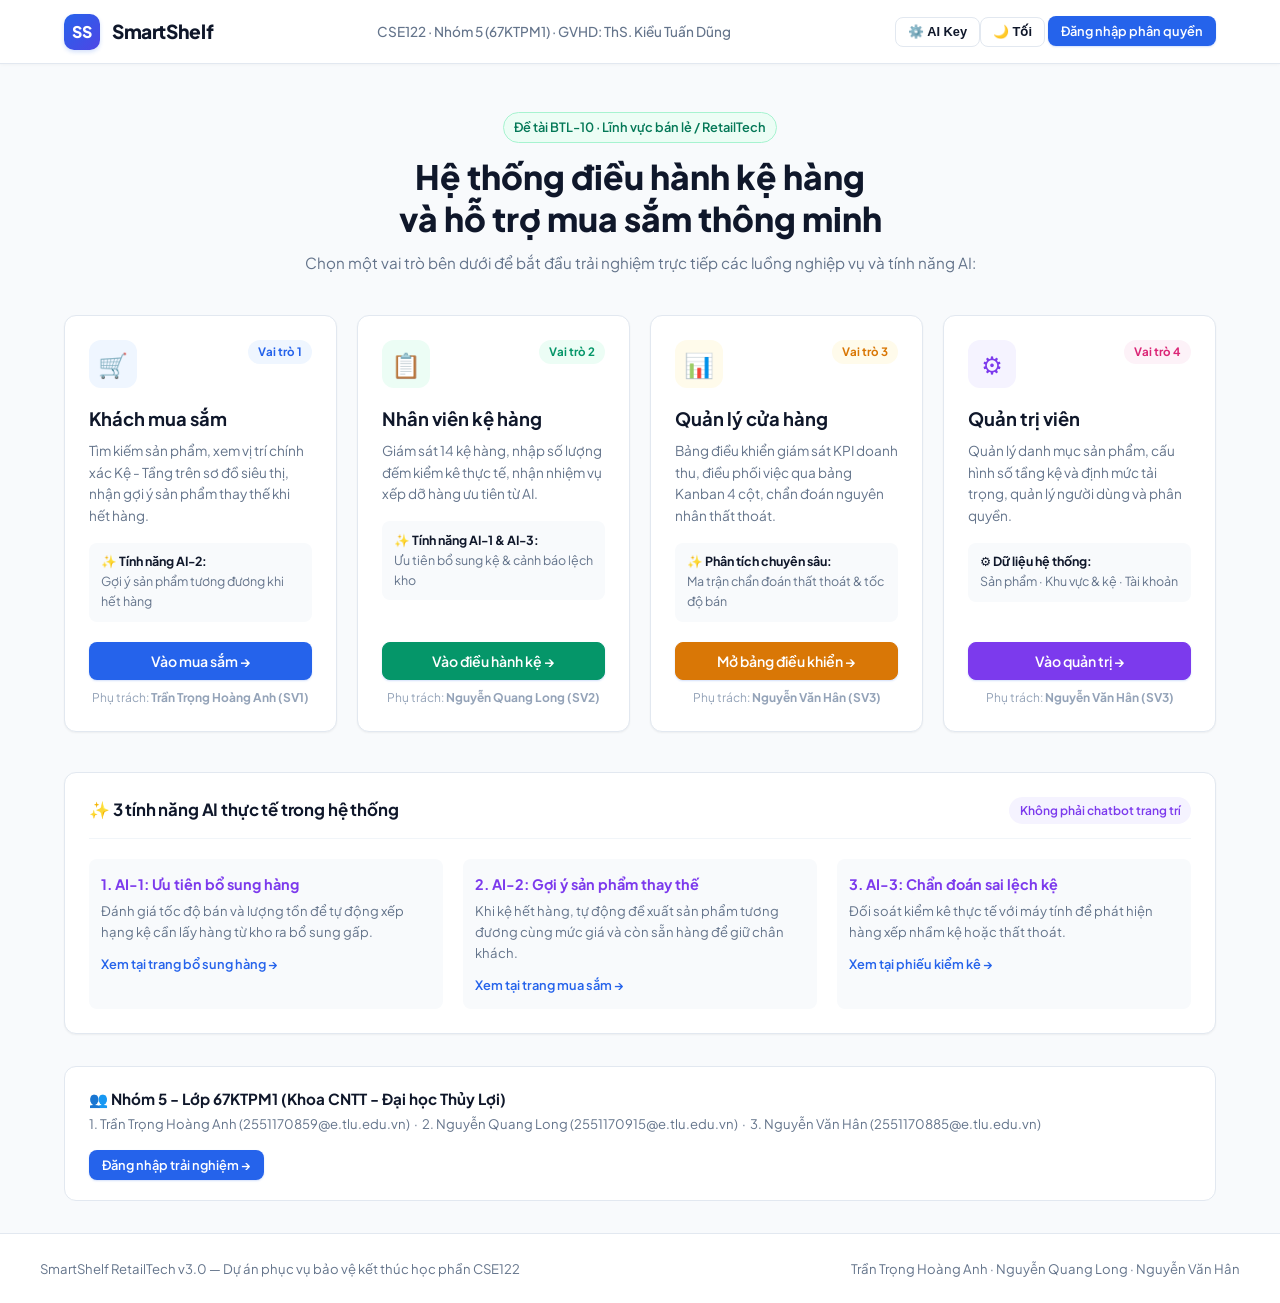
<file: index.html>
<!DOCTYPE html>
<html lang="vi">
<head>
  <meta charset="UTF-8">
  <meta name="viewport" content="width=device-width, initial-scale=1.0">
  <title>SmartShelf - Cổng hệ thống điều hành kệ hàng & mua sắm</title>
  <link rel="stylesheet" href="css/style.css">
  <link rel="stylesheet" href="css/responsive.css">
  <link rel="stylesheet" href="css/pages/index.css">
</head>
<body>

  <!-- HEADER -->
  <header class="app-header">
    <div class="header-container">
      <a href="index.html" class="brand-logo">
        <div class="logo-icon">SS</div>
        <div>SmartShelf</div>
      </a>

      <div class="header-course-info">
        CSE122 · Nhóm 5 (67KTPM1) · GVHD: ThS. Kiều Tuấn Dũng
      </div>

      <div class="header-actions">
        <a href="pages/login.html" class="btn btn-primary btn-sm">Đăng nhập phân quyền</a>
      </div>
    </div>
  </header>

  <!-- MAIN PORTAL -->
  <main class="main-content">
    
    <!-- HERO TITLE -->
    <div class="hero-section">
      <span class="badge badge-normal hero-badge">
        Đề tài BTL-10 · Lĩnh vực bán lẻ / RetailTech
      </span>
      <h1 class="hero-title">
        Hệ thống điều hành kệ hàng<br>và hỗ trợ mua sắm thông minh
      </h1>
      <p class="hero-desc">
        Chọn một vai trò bên dưới để bắt đầu trải nghiệm trực tiếp các luồng nghiệp vụ và tính năng AI:
      </p>
    </div>

    <!-- 4 MAIN ROLE CARDS -->
    <div class="grid-4 roles-grid">
      
      <!-- VAI TRÒ 1: KHÁCH HÀNG (SV1) -->
      <div class="role-hero-card">
        <div>
          <div class="role-card-header">
            <div class="role-icon role-icon-shopper">🛒</div>
            <span class="role-badge-tag role-shopper">Vai trò 1</span>
          </div>

          <h2 class="role-title">
            Khách mua sắm
          </h2>
          <p class="role-desc">
            Tìm kiếm sản phẩm, xem vị trí chính xác Kệ - Tầng trên sơ đồ siêu thị, nhận gợi ý sản phẩm thay thế khi hết hàng.
          </p>

          <div class="role-feature-box">
            <div class="role-feature-title">✨ Tính năng AI-2:</div>
            <div class="role-feature-desc">Gợi ý sản phẩm tương đương khi hết hàng</div>
          </div>
        </div>

        <div>
          <a href="pages/shopper-product-search.html" class="btn btn-primary btn-role-action">
            Vào mua sắm &rarr;
          </a>
          <div class="role-author">
            Phụ trách: <strong>Trần Trọng Hoàng Anh (SV1)</strong>
          </div>
        </div>
      </div>

      <!-- VAI TRÒ 2: NHÂN VIÊN (SV2) -->
      <div class="role-hero-card">
        <div>
          <div class="role-card-header">
            <div class="role-icon role-icon-associate">📋</div>
            <span class="role-badge-tag role-associate">Vai trò 2</span>
          </div>

          <h2 class="role-title">
            Nhân viên kệ hàng
          </h2>
          <p class="role-desc">
            Giám sát 14 kệ hàng, nhập số lượng đếm kiểm kê thực tế, nhận nhiệm vụ xếp dỡ hàng ưu tiên từ AI.
          </p>

          <div class="role-feature-box">
            <div class="role-feature-title">✨ Tính năng AI-1 & AI-3:</div>
            <div class="role-feature-desc">Ưu tiên bổ sung kệ & cảnh báo lệch kho</div>
          </div>
        </div>

        <div>
          <a href="pages/associate-zone-view.html" class="btn btn-primary btn-role-action btn-associate">
            Vào điều hành kệ &rarr;
          </a>
          <div class="role-author">
            Phụ trách: <strong>Nguyễn Quang Long (SV2)</strong>
          </div>
        </div>
      </div>

      <!-- VAI TRÒ 3: QUẢN LÝ (SV3) -->
      <div class="role-hero-card">
        <div>
          <div class="role-card-header">
            <div class="role-icon role-icon-manager">📊</div>
            <span class="role-badge-tag role-manager">Vai trò 3</span>
          </div>

          <h2 class="role-title">
            Quản lý cửa hàng
          </h2>
          <p class="role-desc">
            Bảng điều khiển giám sát KPI doanh thu, điều phối việc qua bảng Kanban 4 cột, chẩn đoán nguyên nhân thất thoát.
          </p>

          <div class="role-feature-box">
            <div class="role-feature-title">✨ Phân tích chuyên sâu:</div>
            <div class="role-feature-desc">Ma trận chẩn đoán thất thoát & tốc độ bán</div>
          </div>
        </div>

        <div>
          <a href="pages/manager-store-dashboard.html" class="btn btn-primary btn-role-action btn-manager">
            Mở bảng điều khiển &rarr;
          </a>
          <div class="role-author">
            Phụ trách: <strong>Nguyễn Văn Hân (SV3)</strong>
          </div>
        </div>
      </div>

      <!-- VAI TRÒ 4: QUẢN TRỊ VIÊN (ADMIN) -->
      <div class="role-hero-card">
        <div>
          <div class="role-card-header">
            <div class="role-icon role-icon-admin">⚙️</div>
            <span class="role-badge-tag role-admin">Vai trò 4</span>
          </div>

          <h2 class="role-title">
            Quản trị viên
          </h2>
          <p class="role-desc">
            Quản lý danh mục sản phẩm, cấu hình số tầng kệ và định mức tải trọng, quản lý người dùng và phân quyền.
          </p>

          <div class="role-feature-box">
            <div class="role-feature-title">⚙️ Dữ liệu hệ thống:</div>
            <div class="role-feature-desc">Sản phẩm · Khu vực & kệ · Tài khoản</div>
          </div>
        </div>

        <div>
          <a href="pages/admin-product-management.html" class="btn btn-primary btn-role-action btn-admin">
            Vào quản trị &rarr;
          </a>
          <div class="role-author">
            Phụ trách: <strong>Nguyễn Văn Hân (SV3)</strong>
          </div>
        </div>
      </div>

    </div>

    <!-- 3 TÍNH NĂNG AI NỔI BẬT -->
    <div class="card ai-overview-card">
      <div class="card-header">
        <h3 class="card-title">✨ 3 tính năng AI thực tế trong hệ thống</h3>
        <span class="badge ai-badge-header">Không phải chatbot trang trí</span>
      </div>

      <div class="grid-3">
        <div class="ai-feature-card">
          <strong class="ai-feature-card-title">1. AI-1: Ưu tiên bổ sung hàng</strong>
          <p class="ai-feature-card-desc">
            Đánh giá tốc độ bán và lượng tồn để tự động xếp hạng kệ cần lấy hàng từ kho ra bổ sung gấp.
          </p>
          <a href="pages/associate-restock-task.html" class="ai-feature-card-link">Xem tại trang bổ sung hàng &rarr;</a>
        </div>

        <div class="ai-feature-card">
          <strong class="ai-feature-card-title">2. AI-2: Gợi ý sản phẩm thay thế</strong>
          <p class="ai-feature-card-desc">
            Khi kệ hết hàng, tự động đề xuất sản phẩm tương đương cùng mức giá và còn sẵn hàng để giữ chân khách.
          </p>
          <a href="pages/shopper-product-alternatives.html" class="ai-feature-card-link">Xem tại trang mua sắm &rarr;</a>
        </div>

        <div class="ai-feature-card">
          <strong class="ai-feature-card-title">3. AI-3: Chẩn đoán sai lệch kệ</strong>
          <p class="ai-feature-card-desc">
            Đối soát kiểm kê thực tế với máy tính để phát hiện hàng xếp nhầm kệ hoặc thất thoát.
          </p>
          <a href="pages/associate-shelf-check.html" class="ai-feature-card-link">Xem tại phiếu kiểm kê &rarr;</a>
        </div>
      </div>
    </div>

    <!-- THÔNG TIN NHÓM THỰC HIỆN -->
    <div class="team-info-banner">
      <div>
        <div class="team-info-title">
          👥 Nhóm 5 - Lớp 67KTPM1 (Khoa CNTT - Đại học Thủy Lợi)
        </div>
        <div class="team-info-members">
          1. Trần Trọng Hoàng Anh (2551170859@e.tlu.edu.vn) &nbsp;·&nbsp; 
          2. Nguyễn Quang Long (2551170915@e.tlu.edu.vn) &nbsp;·&nbsp; 
          3. Nguyễn Văn Hân (2551170885@e.tlu.edu.vn)
        </div>
      </div>
      <div>
        <a href="pages/login.html" class="btn btn-primary btn-sm">Đăng nhập trải nghiệm &rarr;</a>
      </div>
    </div>

  </main>

  <footer class="app-footer">
    <div class="footer-content">
      <div>SmartShelf RetailTech v3.0 — Dự án phục vụ bảo vệ kết thúc học phần CSE122</div>
      <div>Trần Trọng Hoàng Anh · Nguyễn Quang Long · Nguyễn Văn Hân</div>
    </div>
  </footer>

  <script src="js/api.js"></script>
  <script src="js/main.js"></script>
  <script src="js/pages/index.js"></script>
</body>
</html>
</file>
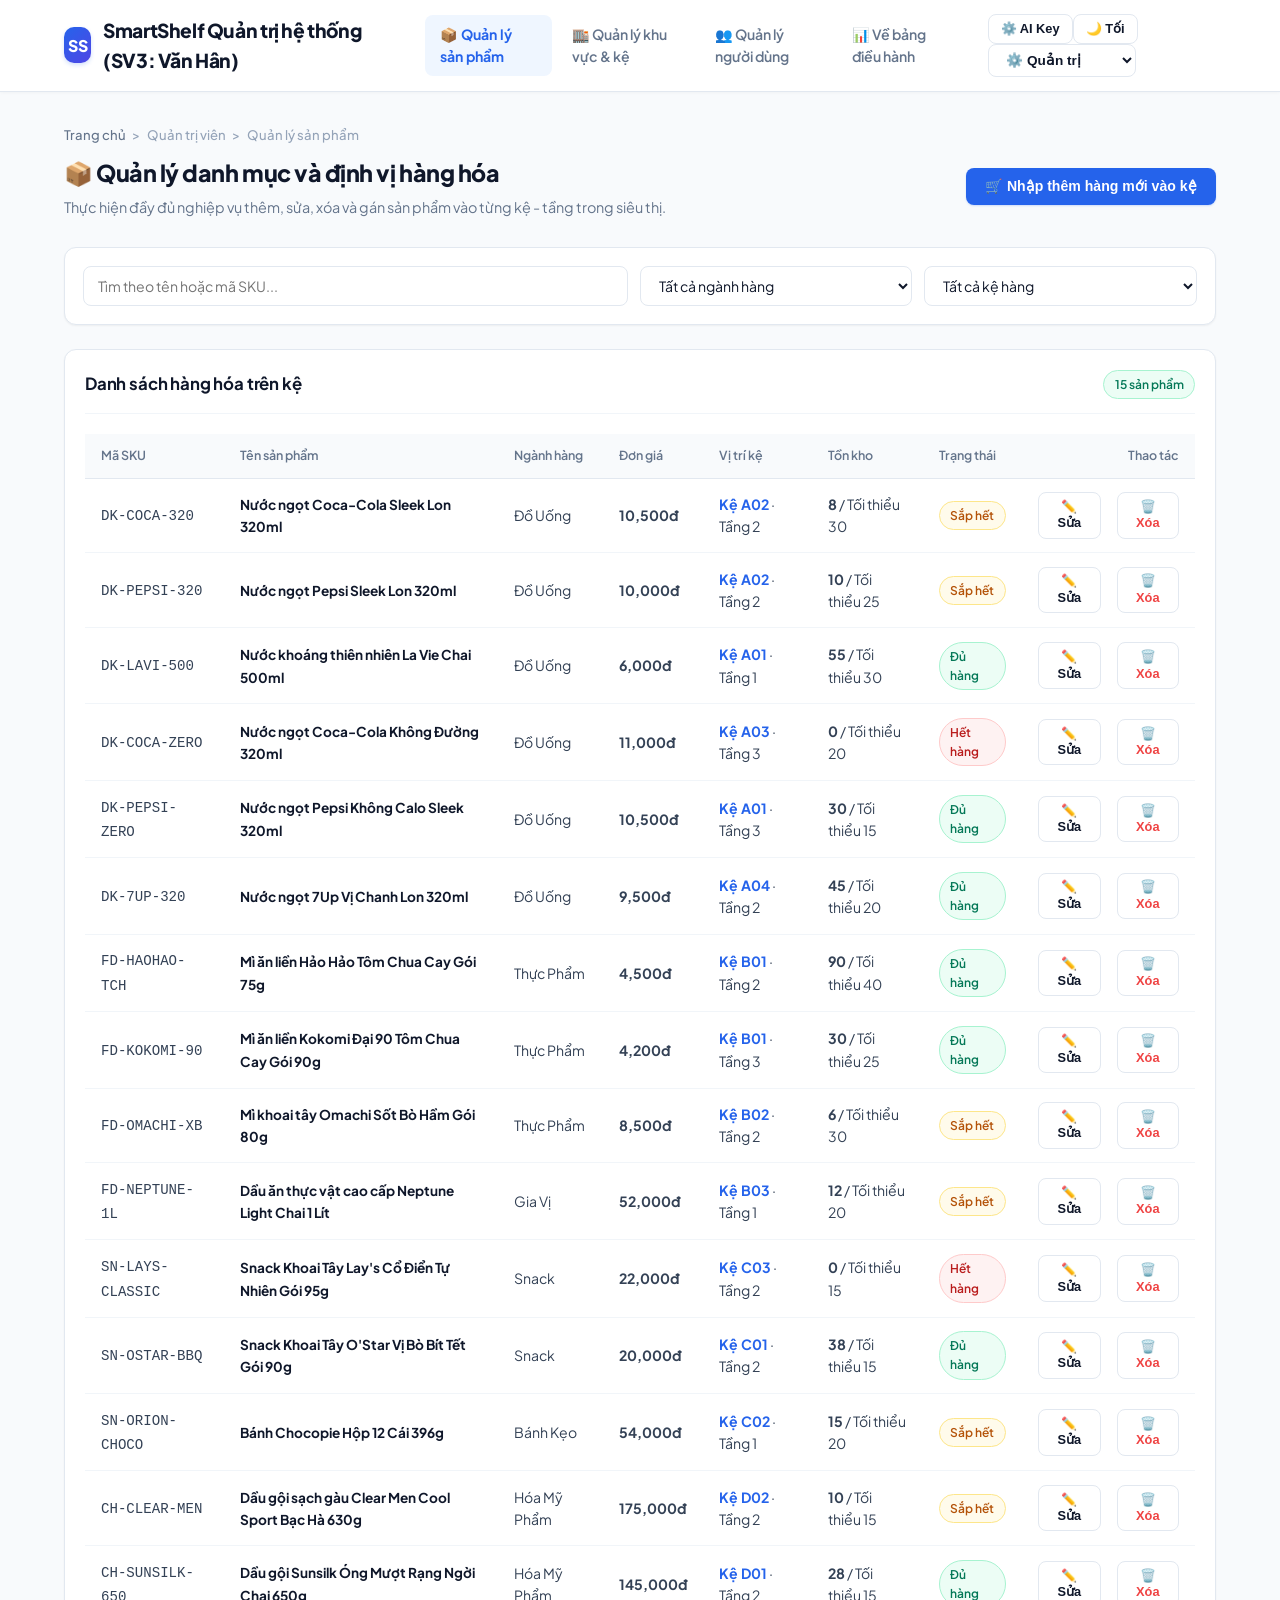
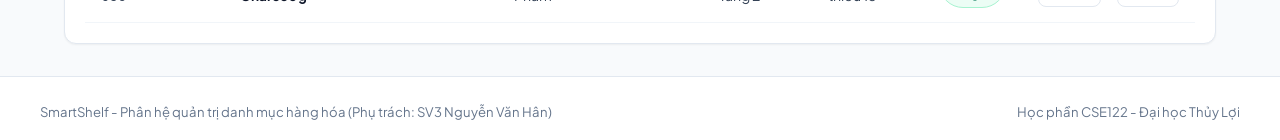
<file: pages/admin-product-management.html>
<!DOCTYPE html>
<html lang="vi">
<head>
  <meta charset="UTF-8">
  <meta name="viewport" content="width=device-width, initial-scale=1.0">
  <title>Quản trị danh mục hàng hóa - SmartShelf</title>
  <link rel="stylesheet" href="../css/style.css">
  <link rel="stylesheet" href="../css/responsive.css">
  <link rel="stylesheet" href="../css/pages/admin-product-management.css">
</head>
<body>

  <!-- HEADER -->
  <header class="app-header">
    <div class="header-container">
      <a href="../index.html" class="brand-logo">
        <div class="logo-icon admin-logo-icon">SS</div>
        <div>
          <span>SmartShelf</span>
          <span class="brand-sub-badge">Quản trị hệ thống (SV3: Văn Hân)</span>
        </div>
      </a>

      <nav class="main-nav">
        <a href="admin-product-management.html" class="nav-link active">📦 Quản lý sản phẩm</a>
        <a href="admin-zone-management.html" class="nav-link">🏬 Quản lý khu vực & kệ</a>
        <a href="admin-user-management.html" class="nav-link">👥 Quản lý người dùng</a>
        <a href="manager-store-dashboard.html" class="nav-link">📊 Về bảng điều hành</a>
      </nav>

      <div class="header-actions">
        <select id="globalRoleSwitcher" class="role-switcher-select">
          <option value="shopper">🛒 Khách hàng</option>
          <option value="associate">📋 Nhân viên</option>
          <option value="manager">📊 Quản lý</option>
          <option value="admin" selected>⚙️ Quản trị</option>
        </select>
      </div>
    </div>
  </header>

  <main class="main-content">
    <div class="breadcrumb">
      <a href="../index.html">Trang chủ</a> &gt; <span>Quản trị viên</span> &gt; <span>Quản lý sản phẩm</span>
    </div>

    <div class="page-header">
      <div>
        <h1 class="page-title">
          <span>📦 Quản lý danh mục và định vị hàng hóa</span>
        </h1>
        <p class="page-subtitle">Thực hiện đầy đủ nghiệp vụ thêm, sửa, xóa và gán sản phẩm vào từng kệ - tầng trong siêu thị.</p>
      </div>
      <div>
        <button class="btn btn-primary" id="openAddProdModalBtn">🛒 Nhập thêm hàng mới vào kệ</button>
      </div>
    </div>

    <!-- FILTER BAR -->
    <div class="card admin-filter-card">
      <div class="admin-filter-grid">
        <input type="text" id="adminSearchInput" class="form-control" placeholder="Tìm theo tên hoặc mã SKU...">
        <select id="adminCatFilter" class="form-control">
          <option value="ALL">Tất cả ngành hàng</option>
          <option value="Đồ Uống">Đồ uống</option>
          <option value="Thực Phẩm">Thực phẩm</option>
          <option value="Snack">Snack & bánh kẹo</option>
          <option value="Gia Vị">Gia vị</option>
          <option value="Hóa Mỹ Phẩm">Hóa mỹ phẩm</option>
        </select>
        <select id="adminShelfFilter" class="form-control">
          <option value="ALL">Tất cả kệ hàng</option>
          <option value="Kệ A01">Kệ A01 (Đồ uống)</option>
          <option value="Kệ A02">Kệ A02 (Đồ uống)</option>
          <option value="Kệ A03">Kệ A03 (Đồ uống)</option>
          <option value="Kệ B01">Kệ B01 (Thực phẩm)</option>
          <option value="Kệ B02">Kệ B02 (Thực phẩm)</option>
          <option value="Kệ C01">Kệ C01 (Snack tầng 2)</option>
          <option value="Kệ C03">Kệ C03 (Snack tầng 2)</option>
          <option value="Kệ D01">Kệ D01 (Mỹ phẩm tầng 2)</option>
          <option value="Kệ D02">Kệ D02 (Mỹ phẩm tầng 2)</option>
        </select>
      </div>
    </div>

    <!-- PRODUCTS CRUD TABLE -->
    <div class="card admin-table-card">
      <div class="card-header zone-table-header">
        <h2 class="card-title">Danh sách hàng hóa trên kệ</h2>
        <span class="badge badge-normal" id="totalProdsBadge">15 sản phẩm</span>
      </div>

      <div class="table-responsive">
        <table class="table">
          <thead>
            <tr>
              <th>Mã SKU</th>
              <th>Tên sản phẩm</th>
              <th>Ngành hàng</th>
              <th>Đơn giá</th>
              <th>Vị trí kệ</th>
              <th>Tồn kho</th>
              <th>Trạng thái</th>
              <th class="text-right">Thao tác</th>
            </tr>
          </thead>
          <tbody id="adminProductsTbody"></tbody>
        </table>
      </div>
    </div>

    <!-- MODAL ADD/EDIT PRODUCT -->
    <div id="productModal" class="admin-modal-overlay">
      <div class="card admin-modal-card">
        <div class="card-header">
          <h2 class="card-title" id="productModalTitle">Thêm sản phẩm mới</h2>
          <button class="btn btn-secondary btn-sm" id="closeProdModalBtn">✕</button>
        </div>

        <form id="productCrudForm" novalidate>
          <input type="hidden" id="editProdId">

          <div class="grid-2">
            <div class="form-group">
              <label class="form-label" for="prodNameInput">Tên sản phẩm *</label>
              <input type="text" id="prodNameInput" class="form-control" required placeholder="Nhập tên sản phẩm...">
              <div class="invalid-feedback">Vui lòng nhập tên sản phẩm.</div>
            </div>
            <div class="form-group">
              <label class="form-label" for="prodSkuInput">Mã SKU *</label>
              <input type="text" id="prodSkuInput" class="form-control" required placeholder="VD: DK-COCA-320">
              <div class="invalid-feedback">Vui lòng nhập mã SKU.</div>
            </div>
          </div>

          <div class="grid-2">
            <div class="form-group">
              <label class="form-label" for="prodCategorySelect">Ngành hàng</label>
              <select id="prodCategorySelect" class="form-control">
                <option value="Đồ Uống">Đồ uống</option>
                <option value="Thực Phẩm">Thực phẩm</option>
                <option value="Snack">Snack</option>
                <option value="Bánh Kẹo">Bánh kẹo</option>
                <option value="Gia Vị">Gia vị</option>
                <option value="Hóa Mỹ Phẩm">Hóa mỹ phẩm</option>
              </select>
            </div>
            <div class="form-group">
              <label class="form-label" for="prodPriceInput">Đơn giá (VNĐ) *</label>
              <input type="number" id="prodPriceInput" class="form-control" value="10000" min="500" required>
            </div>
          </div>

          <div class="grid-2">
            <div class="form-group">
              <label class="form-label" for="prodShelfSelect">Gán vào kệ hàng</label>
              <select id="prodShelfSelect" class="form-control">
                <option value="Kệ A01">Kệ A01 (Khu vực A - Đồ uống)</option>
                <option value="Kệ A02">Kệ A02 (Khu vực A - Đồ uống)</option>
                <option value="Kệ A03">Kệ A03 (Khu vực A - Đồ uống)</option>
                <option value="Kệ A04">Kệ A04 (Khu vực A - Đồ uống)</option>
                <option value="Kệ B01">Kệ B01 (Khu vực B - Thực phẩm)</option>
                <option value="Kệ B02">Kệ B02 (Khu vực B - Thực phẩm)</option>
                <option value="Kệ B03">Kệ B03 (Khu vực B - Gia vị)</option>
                <option value="Kệ C01">Kệ C01 (Khu vực C - Snack)</option>
                <option value="Kệ C02">Kệ C02 (Khu vực C - Bánh kẹo)</option>
                <option value="Kệ C03">Kệ C03 (Khu vực C - Snack)</option>
                <option value="Kệ D01">Kệ D01 (Khu vực D - Mỹ phẩm)</option>
                <option value="Kệ D02">Kệ D02 (Khu vực D - Mỹ phẩm)</option>
              </select>
            </div>
            <div class="form-group">
              <label class="form-label" for="prodShelfLevel">Tầng kệ</label>
              <select id="prodShelfLevel" class="form-control">
                <option value="Tầng 1">Tầng 1 (Đáy)</option>
                <option value="Tầng 2" selected>Tầng 2 (Tầm ngực)</option>
                <option value="Tầng 3">Tầng 3 (Tầm mắt)</option>
                <option value="Tầng 4">Tầng 4 (Đỉnh)</option>
              </select>
            </div>
          </div>

          <div class="grid-3">
            <div class="form-group">
              <label class="form-label" for="prodStockInput">Số lượng tồn kho</label>
              <input type="number" id="prodStockInput" class="form-control" value="25" min="0">
            </div>
            <div class="form-group">
              <label class="form-label" for="prodMinInput">Ngưỡng tối thiểu</label>
              <input type="number" id="prodMinInput" class="form-control" value="20" min="5">
            </div>
            <div class="form-group">
              <label class="form-label" for="prodVelocityInput">Tốc độ bán (sp/ngày)</label>
              <input type="number" id="prodVelocityInput" class="form-control" value="25" min="1">
            </div>
          </div>

          <div class="form-group">
            <label class="form-label" for="prodDescInput">Mô tả sản phẩm</label>
            <textarea id="prodDescInput" class="form-control" rows="2" placeholder="Ghi chú chi tiết sản phẩm..."></textarea>
          </div>

          <div class="d-flex gap-05 justify-end mt-15">
            <button type="button" class="btn btn-secondary" id="cancelProdModalBtn">Hủy</button>
            <button type="submit" class="btn btn-primary" id="saveProdBtn">Lưu dữ liệu</button>
          </div>
        </form>
      </div>
    </div>
  </main>

  <footer class="app-footer">
    <div class="footer-content">
      <div>SmartShelf - Phân hệ quản trị danh mục hàng hóa (Phụ trách: SV3 Nguyễn Văn Hân)</div>
      <div>Học phần CSE122 - Đại học Thủy Lợi</div>
    </div>
  </footer>

  <script src="../js/api.js"></script>
  <script src="../js/main.js"></script>
  <script src="../js/pages/admin-product-management.js"></script>
</body>
</html>
</file>
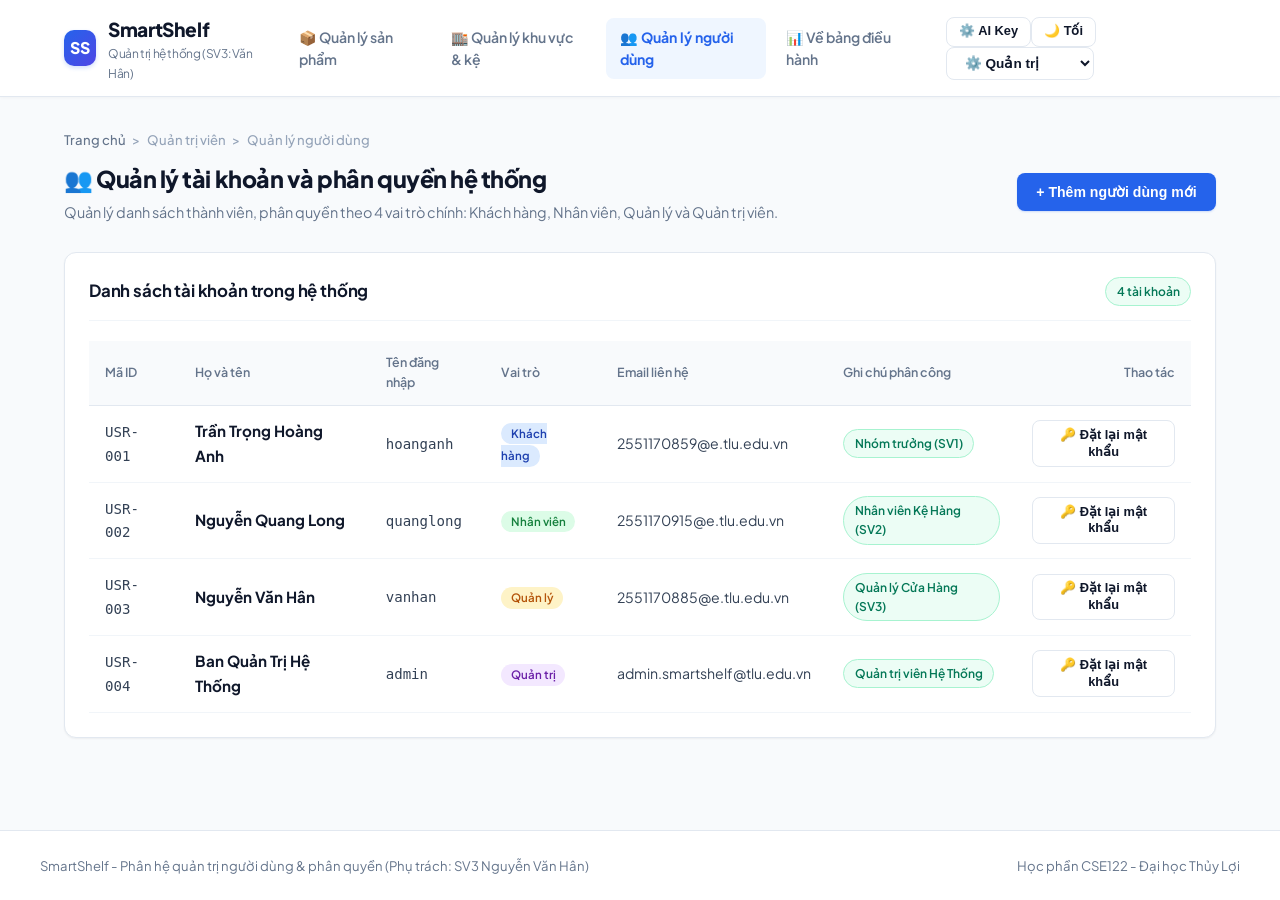
<file: pages/admin-user-management.html>
<!DOCTYPE html>
<html lang="vi">
<head>
  <meta charset="UTF-8">
  <meta name="viewport" content="width=device-width, initial-scale=1.0">
  <title>Quản trị người dùng và phân quyền - SmartShelf</title>
  <link rel="stylesheet" href="../css/style.css">
  <link rel="stylesheet" href="../css/responsive.css">
  <link rel="stylesheet" href="../css/pages/admin-user-management.css">
</head>
<body>

  <!-- HEADER -->
  <header class="app-header">
    <div class="header-container">
      <a href="../index.html" class="brand-logo">
        <div class="logo-icon admin-logo-icon">SS</div>
        <div>
          <span>SmartShelf</span>
          <span class="fs-xs d-block fw-normal text-muted">Quản trị hệ thống (SV3: Văn Hân)</span>
        </div>
      </a>

      <nav class="main-nav">
        <a href="admin-product-management.html" class="nav-link">📦 Quản lý sản phẩm</a>
        <a href="admin-zone-management.html" class="nav-link">🏬 Quản lý khu vực & kệ</a>
        <a href="admin-user-management.html" class="nav-link active">👥 Quản lý người dùng</a>
        <a href="manager-store-dashboard.html" class="nav-link">📊 Về bảng điều hành</a>
      </nav>

      <div class="header-actions">
        <select id="globalRoleSwitcher" class="role-switcher-select">
          <option value="shopper">🛒 Khách hàng</option>
          <option value="associate">📋 Nhân viên</option>
          <option value="manager">📊 Quản lý</option>
          <option value="admin" selected>⚙️ Quản trị</option>
        </select>
      </div>
    </div>
  </header>

  <main class="main-content">
    <div class="breadcrumb">
      <a href="../index.html">Trang chủ</a> &gt; <span>Quản trị viên</span> &gt; <span>Quản lý người dùng</span>
    </div>

    <div class="page-header">
      <div>
        <h1 class="page-title">
          <span>👥 Quản lý tài khoản và phân quyền hệ thống</span>
        </h1>
        <p class="page-subtitle">Quản lý danh sách thành viên, phân quyền theo 4 vai trò chính: Khách hàng, Nhân viên, Quản lý và Quản trị viên.</p>
      </div>
      <div>
        <button type="button" class="btn btn-primary" id="openAddUserModalBtn">+ Thêm người dùng mới</button>
      </div>
    </div>

    <!-- USERS TABLE -->
    <div class="card">
      <div class="card-header">
        <h2 class="card-title">Danh sách tài khoản trong hệ thống</h2>
        <span class="badge badge-normal" id="usersCountBadge">4 người dùng</span>
      </div>

      <div class="table-responsive">
        <table class="table">
          <thead>
            <tr>
              <th>Mã ID</th>
              <th>Họ và tên</th>
              <th>Tên đăng nhập</th>
              <th>Vai trò</th>
              <th>Email liên hệ</th>
              <th>Ghi chú phân công</th>
              <th class="text-right">Thao tác</th>
            </tr>
          </thead>
          <tbody id="usersTableBody">
            <!-- Dynamic rows -->
          </tbody>
        </table>
      </div>
    </div>

    <!-- MODAL ADD USER -->
    <div id="userModal" class="user-modal-overlay">
      <div class="card user-modal-card">
        <div class="card-header">
          <h2 class="card-title">Thêm người dùng mới</h2>
          <button type="button" class="btn btn-secondary btn-sm" id="closeUserModalCrossBtn">✕</button>
        </div>

        <form id="userForm" novalidate>
          <div class="form-group">
            <label class="form-label" for="userNameInput">Họ và tên *</label>
            <input type="text" id="userNameInput" class="form-control" required placeholder="Nhập họ và tên...">
          </div>

          <div class="grid-2">
            <div class="form-group">
              <label class="form-label" for="userLoginInput">Tên đăng nhập *</label>
              <input type="text" id="userLoginInput" class="form-control" required placeholder="username...">
            </div>
            <div class="form-group">
              <label class="form-label" for="userRoleSelect">Vai trò phân quyền</label>
              <select id="userRoleSelect" class="form-control">
                <option value="customer">Khách mua sắm (Shopper)</option>
                <option value="staff">Nhân viên kệ hàng (Staff)</option>
                <option value="manager">Quản lý cửa hàng (Manager)</option>
                <option value="admin">Quản trị viên (Admin)</option>
              </select>
            </div>
          </div>

          <div class="form-group">
            <label class="form-label" for="userEmailInput">Email liên hệ</label>
            <input type="email" id="userEmailInput" class="form-control" placeholder="MSV@e.tlu.edu.vn">
          </div>

          <div class="d-flex gap-05 justify-end mt-2">
            <button type="button" class="btn btn-secondary" id="cancelAddUserBtn">Hủy</button>
            <button type="submit" class="btn btn-primary">Lưu người dùng</button>
          </div>
        </form>
      </div>
    </div>
  </main>

  <footer class="app-footer">
    <div class="footer-content">
      <div>SmartShelf - Phân hệ quản trị người dùng & phân quyền (Phụ trách: SV3 Nguyễn Văn Hân)</div>
      <div>Học phần CSE122 - Đại học Thủy Lợi</div>
    </div>
  </footer>

  <script src="../js/api.js"></script>
  <script src="../js/main.js"></script>
  <script src="../js/pages/admin-user-management.js"></script>
</body>
</html>
</file>
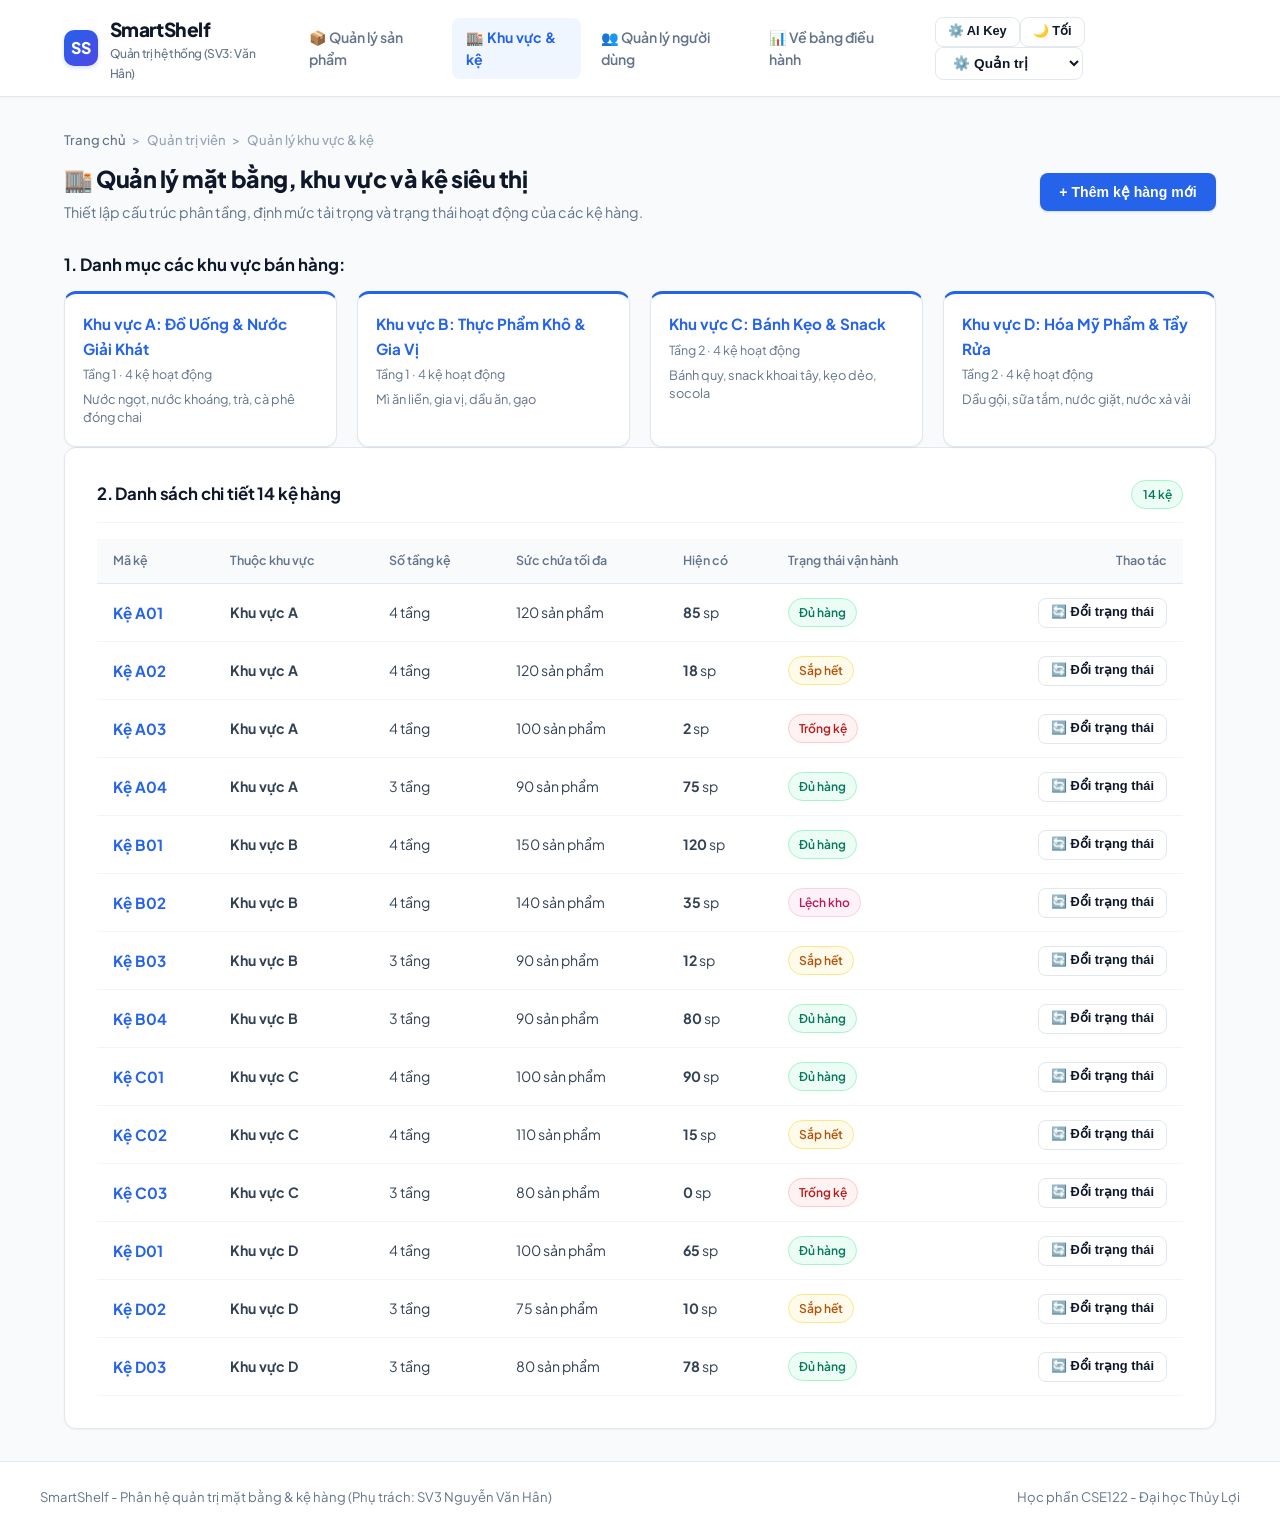
<file: pages/admin-zone-management.html>
<!DOCTYPE html>
<html lang="vi">
<head>
  <meta charset="UTF-8">
  <meta name="viewport" content="width=device-width, initial-scale=1.0">
  <title>Quản trị khu vực và kệ hàng - SmartShelf</title>
  <link rel="stylesheet" href="../css/style.css">
  <link rel="stylesheet" href="../css/responsive.css">
  <link rel="stylesheet" href="../css/pages/admin-zone-management.css">
</head>
<body>

  <!-- HEADER -->
  <header class="app-header">
    <div class="header-container">
      <a href="../index.html" class="brand-logo">
        <div class="logo-icon admin-logo-icon">SS</div>
        <div>
          <span>SmartShelf</span>
          <span class="fs-xs d-block fw-medium text-muted">Quản trị hệ thống (SV3: Văn Hân)</span>
        </div>
      </a>

      <nav class="main-nav">
        <a href="admin-product-management.html" class="nav-link">📦 Quản lý sản phẩm</a>
        <a href="admin-zone-management.html" class="nav-link active">🏬 Khu vực & kệ</a>
        <a href="admin-user-management.html" class="nav-link">👥 Quản lý người dùng</a>
        <a href="manager-store-dashboard.html" class="nav-link">📊 Về bảng điều hành</a>
      </nav>

      <div class="header-actions">
        <select id="globalRoleSwitcher" class="role-switcher-select">
          <option value="shopper">🛒 Khách hàng</option>
          <option value="associate">📋 Nhân viên</option>
          <option value="manager">📊 Quản lý</option>
          <option value="admin" selected>⚙️ Quản trị</option>
        </select>
      </div>
    </div>
  </header>

  <main class="main-content">
    <div class="breadcrumb">
      <a href="../index.html">Trang chủ</a> &gt; <span>Quản trị viên</span> &gt; <span>Quản lý khu vực & kệ</span>
    </div>

    <div class="page-header">
      <div>
        <h1 class="page-title">
          <span>🏬 Quản lý mặt bằng, khu vực và kệ siêu thị</span>
        </h1>
        <p class="page-subtitle">Thiết lập cấu trúc phân tầng, định mức tải trọng và trạng thái hoạt động của các kệ hàng.</p>
      </div>
      <div>
        <button type="button" class="btn btn-primary" id="openAddShelfModalBtn">+ Thêm kệ hàng mới</button>
      </div>
    </div>

    <!-- 4 ZONES OVERVIEW -->
    <h2 class="admin-section-heading">
      1. Danh mục các khu vực bán hàng:
    </h2>
    <div class="grid-4 mb-3" id="zonesCardsGrid"></div>

    <!-- SHELVES TABLE -->
    <div class="card p-2">
      <div class="card-header mb-1">
        <h2 class="card-title">2. Danh sách chi tiết 14 kệ hàng</h2>
        <span class="badge badge-normal" id="shelvesCountBadge">14 kệ hoạt động</span>
      </div>

      <div class="table-responsive">
        <table class="table">
          <thead>
            <tr>
              <th>Mã kệ</th>
              <th>Thuộc khu vực</th>
              <th>Số tầng kệ</th>
              <th>Sức chứa tối đa</th>
              <th>Hiện có</th>
              <th>Trạng thái vận hành</th>
              <th class="text-right">Thao tác</th>
            </tr>
          </thead>
          <tbody id="shelvesAdminTbody"></tbody>
        </table>
      </div>
    </div>

    <!-- MODAL ADD SHELF -->
    <div id="shelfModal" class="shelf-modal-overlay">
      <div class="card shelf-modal-card">
        <div class="card-header">
          <h2 class="card-title">Thêm kệ hàng mới</h2>
          <button type="button" class="btn btn-secondary btn-sm" id="closeShelfModalCrossBtn">✕</button>
        </div>

        <form id="shelfForm" novalidate>
          <div class="form-group">
            <label class="form-label" for="shelfCodeInput">Mã kệ * (Ví dụ: Kệ A05)</label>
            <input type="text" id="shelfCodeInput" class="form-control" required placeholder="Nhập mã kệ...">
          </div>

          <div class="form-group">
            <label class="form-label" for="shelfZoneSelect">Gán vào khu vực</label>
            <select id="shelfZoneSelect" class="form-control">
              <option value="Khu vực A">Khu vực A: Đồ uống & nước giải khát (Tầng 1)</option>
              <option value="Khu vực B">Khu vực B: Thực phẩm khô & gia vị (Tầng 1)</option>
              <option value="Khu vực C">Khu vực C: Bánh kẹo & snack (Tầng 2)</option>
              <option value="Khu vực D">Khu vực D: Hóa mỹ phẩm & tẩy rửa (Tầng 2)</option>
            </select>
          </div>

          <div class="grid-2">
            <div class="form-group">
              <label class="form-label" for="shelfLevelsInput">Số tầng kệ</label>
              <input type="number" id="shelfLevelsInput" class="form-control" value="4" min="1" max="6">
            </div>
            <div class="form-group">
              <label class="form-label" for="shelfCapacityInput">Sức chứa tối đa (sp)</label>
              <input type="number" id="shelfCapacityInput" class="form-control" value="120" min="20" max="300">
            </div>
          </div>

          <div class="d-flex gap-05 justify-end mt-2">
            <button type="button" class="btn btn-secondary" id="cancelAddShelfBtn">Hủy</button>
            <button type="submit" class="btn btn-primary">Xác nhận tạo kệ</button>
          </div>
        </form>
      </div>
    </div>
  </main>

  <footer class="app-footer">
    <div class="footer-content">
      <div>SmartShelf - Phân hệ quản trị mặt bằng & kệ hàng (Phụ trách: SV3 Nguyễn Văn Hân)</div>
      <div>Học phần CSE122 - Đại học Thủy Lợi</div>
    </div>
  </footer>

  <script src="../js/api.js"></script>
  <script src="../js/main.js"></script>
  <script src="../js/pages/admin-zone-management.js"></script>
</body>
</html>
</file>
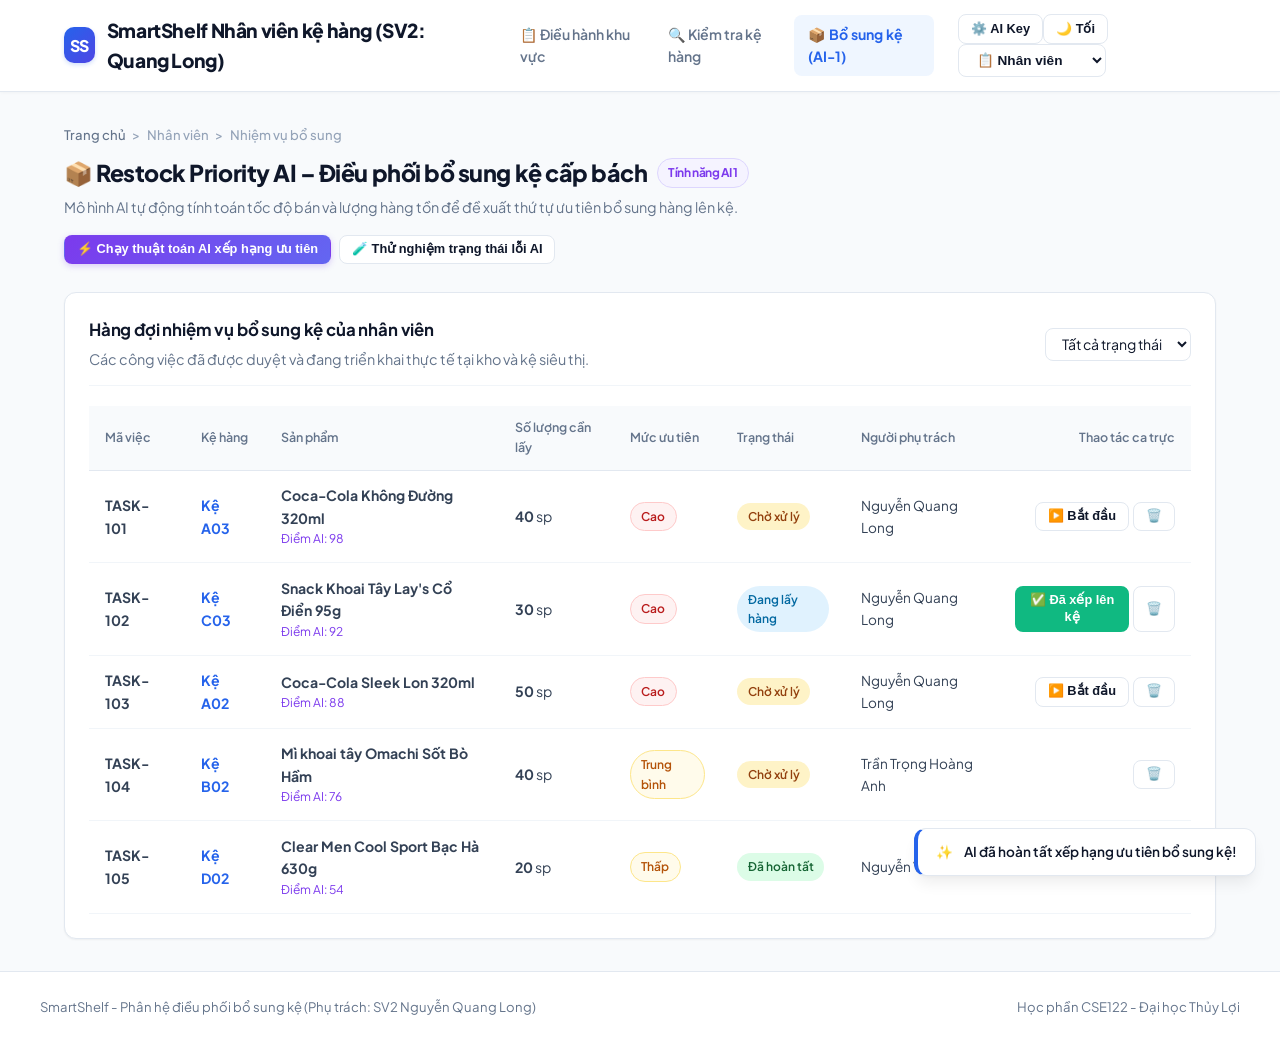
<file: pages/associate-restock-task.html>
<!DOCTYPE html>
<html lang="vi">
<head>
  <meta charset="UTF-8">
  <meta name="viewport" content="width=device-width, initial-scale=1.0">
  <title>Nhiệm vụ bổ sung kệ hàng và AI - SmartShelf</title>
  <link rel="stylesheet" href="../css/style.css">
  <link rel="stylesheet" href="../css/responsive.css">
  <link rel="stylesheet" href="../css/pages/associate-restock-task.css">
</head>
<body>

  <!-- HEADER -->
  <header class="app-header">
    <div class="header-container">
      <a href="../index.html" class="brand-logo">
        <div class="logo-icon restock-logo-icon">SS</div>
        <div>
          <span>SmartShelf</span>
          <span class="brand-sub-badge">Nhân viên kệ hàng (SV2: Quang Long)</span>
        </div>
      </a>

      <nav class="main-nav">
        <a href="associate-zone-view.html" class="nav-link">📋 Điều hành khu vực</a>
        <a href="associate-shelf-check.html" class="nav-link">🔍 Kiểm tra kệ hàng</a>
        <a href="associate-restock-task.html" class="nav-link active">📦 Bổ sung kệ (AI-1)</a>
      </nav>

      <div class="header-actions">
        <select id="globalRoleSwitcher" class="role-switcher-select">
          <option value="shopper">🛒 Khách hàng</option>
          <option value="associate" selected>📋 Nhân viên</option>
          <option value="manager">📊 Quản lý</option>
          <option value="admin">⚙️ Quản trị</option>
        </select>
      </div>
    </div>
  </header>

  <main class="main-content">
    <div class="breadcrumb">
      <a href="../index.html">Trang chủ</a> &gt; <span>Nhân viên</span> &gt; <span>Nhiệm vụ bổ sung</span>
    </div>

    <div class="page-header">
      <div>
        <h1 class="page-title">
          <span>📦 Restock Priority AI – Điều phối bổ sung kệ cấp bách</span>
          <span class="ai-badge">Tính năng AI 1</span>
        </h1>
        <p class="page-subtitle">Mô hình AI tự động tính toán tốc độ bán và lượng hàng tồn để đề xuất thứ tự ưu tiên bổ sung hàng lên kệ.</p>
      </div>
      <div class="d-flex gap-05">
        <button id="runAiPriorityBtn" class="btn btn-ai btn-sm">⚡ Chạy thuật toán AI xếp hạng ưu tiên</button>
        <button id="simulateAiErrorBtn" class="btn btn-secondary btn-sm">🧪 Thử nghiệm trạng thái lỗi AI</button>
      </div>
    </div>

    <!-- AI PROCESSING SKELETON / LOADING -->
    <div id="aiPriorityLoadingBox" class="state-box ai-priority-loading">
      <div class="loading-spinner ai-spinner-purple"></div>
      <h3 class="state-title text-primary">AI đang phân tích dữ liệu tồn kho và tốc độ tiêu thụ...</h3>
      <p class="state-desc">Áp dụng thuật toán Multi-factor Dynamic Depletion & Velocity Model để tính điểm khẩn cấp cho từng kệ hàng.</p>
    </div>

    <!-- AI FAILURE / INSUFFICIENT DATA BOX -->
    <div id="aiPriorityErrorBox" class="state-box ai-priority-error">
      <div class="state-icon">⚠️🤖</div>
      <h3 class="state-title text-danger">Không thể xếp hạng bằng AI lúc này</h3>
      <p class="state-desc" id="aiPriorityErrorMessage">
        Dữ liệu bán hàng thời gian thực bị gián đoạn hoặc không đủ để tính toán độ tin cậy.
      </p>
      <div class="d-flex gap-05 justify-center">
        <button class="btn btn-secondary btn-sm" id="retryAiPriorityBtn">🔄 Thử lại</button>
        <button class="btn btn-primary btn-sm" id="manualCreateTaskBtn">✍️ Tạo nhiệm vụ thủ công</button>
      </div>
    </div>

    <!-- AI PRIORITY SUGGESTIONS PANEL -->
    <div id="aiPriorityPanel" class="ai-panel ai-priority-panel">
      <div class="ai-header">
        <div>
          <span class="ai-badge">Danh sách đề xuất xếp hạng bởi AI</span>
          <span class="fs-sm text-muted ml-05">
            Độ chính xác thuật toán: <strong class="text-success">96.4%</strong>
          </span>
        </div>
        <div class="d-flex gap-05">
          <button class="btn btn-secondary btn-sm" id="hideAiPanelBtn">Ẩn đề xuất</button>
        </div>
      </div>

      <div class="table-responsive">
        <table class="table ai-table-white">
          <thead>
            <tr>
              <th>Điểm AI</th>
              <th>Mức độ</th>
              <th>Mặt hàng và kệ</th>
              <th>Hiện có / Ngưỡng</th>
              <th>Lý do đề xuất (Explainable AI)</th>
              <th class="text-right">Hành động phê duyệt</th>
            </tr>
          </thead>
          <tbody id="aiPriorityTbody">
            <!-- Dynamic AI ranked rows -->
          </tbody>
        </table>
      </div>
    </div>

    <!-- ACTIVE TASKS LIST -->
    <div class="card task-queue-card">
      <div class="card-header">
        <div>
          <h2 class="card-title">Hàng đợi nhiệm vụ bổ sung kệ của nhân viên</h2>
          <p class="page-subtitle">Các công việc đã được duyệt và đang triển khai thực tế tại kho và kệ siêu thị.</p>
        </div>
        <div class="d-flex gap-05">
          <select id="taskStatusFilter" class="form-control task-filter-select">
            <option value="ALL">Tất cả trạng thái</option>
            <option value="pending">Chờ xử lý</option>
            <option value="in-progress">Đang thực hiện</option>
            <option value="completed">Đã hoàn thành</option>
          </select>
        </div>
      </div>

      <div class="table-responsive">
        <table class="table">
          <thead>
            <tr>
              <th>Mã việc</th>
              <th>Kệ hàng</th>
              <th>Sản phẩm</th>
              <th>Số lượng cần lấy</th>
              <th>Mức ưu tiên</th>
              <th>Trạng thái</th>
              <th>Người phụ trách</th>
              <th class="text-right">Thao tác ca trực</th>
            </tr>
          </thead>
          <tbody id="tasksTableBody"></tbody>
        </table>
      </div>
    </div>
  </main>

  <footer class="app-footer">
    <div class="footer-content">
      <div>SmartShelf - Phân hệ điều phối bổ sung kệ (Phụ trách: SV2 Nguyễn Quang Long)</div>
      <div>Học phần CSE122 - Đại học Thủy Lợi</div>
    </div>
  </footer>

  <script src="../js/api.js"></script>
  <script src="../js/main.js"></script>
  <script src="../js/pages/associate-restock-task.js"></script>
</body>
</html>
</file>
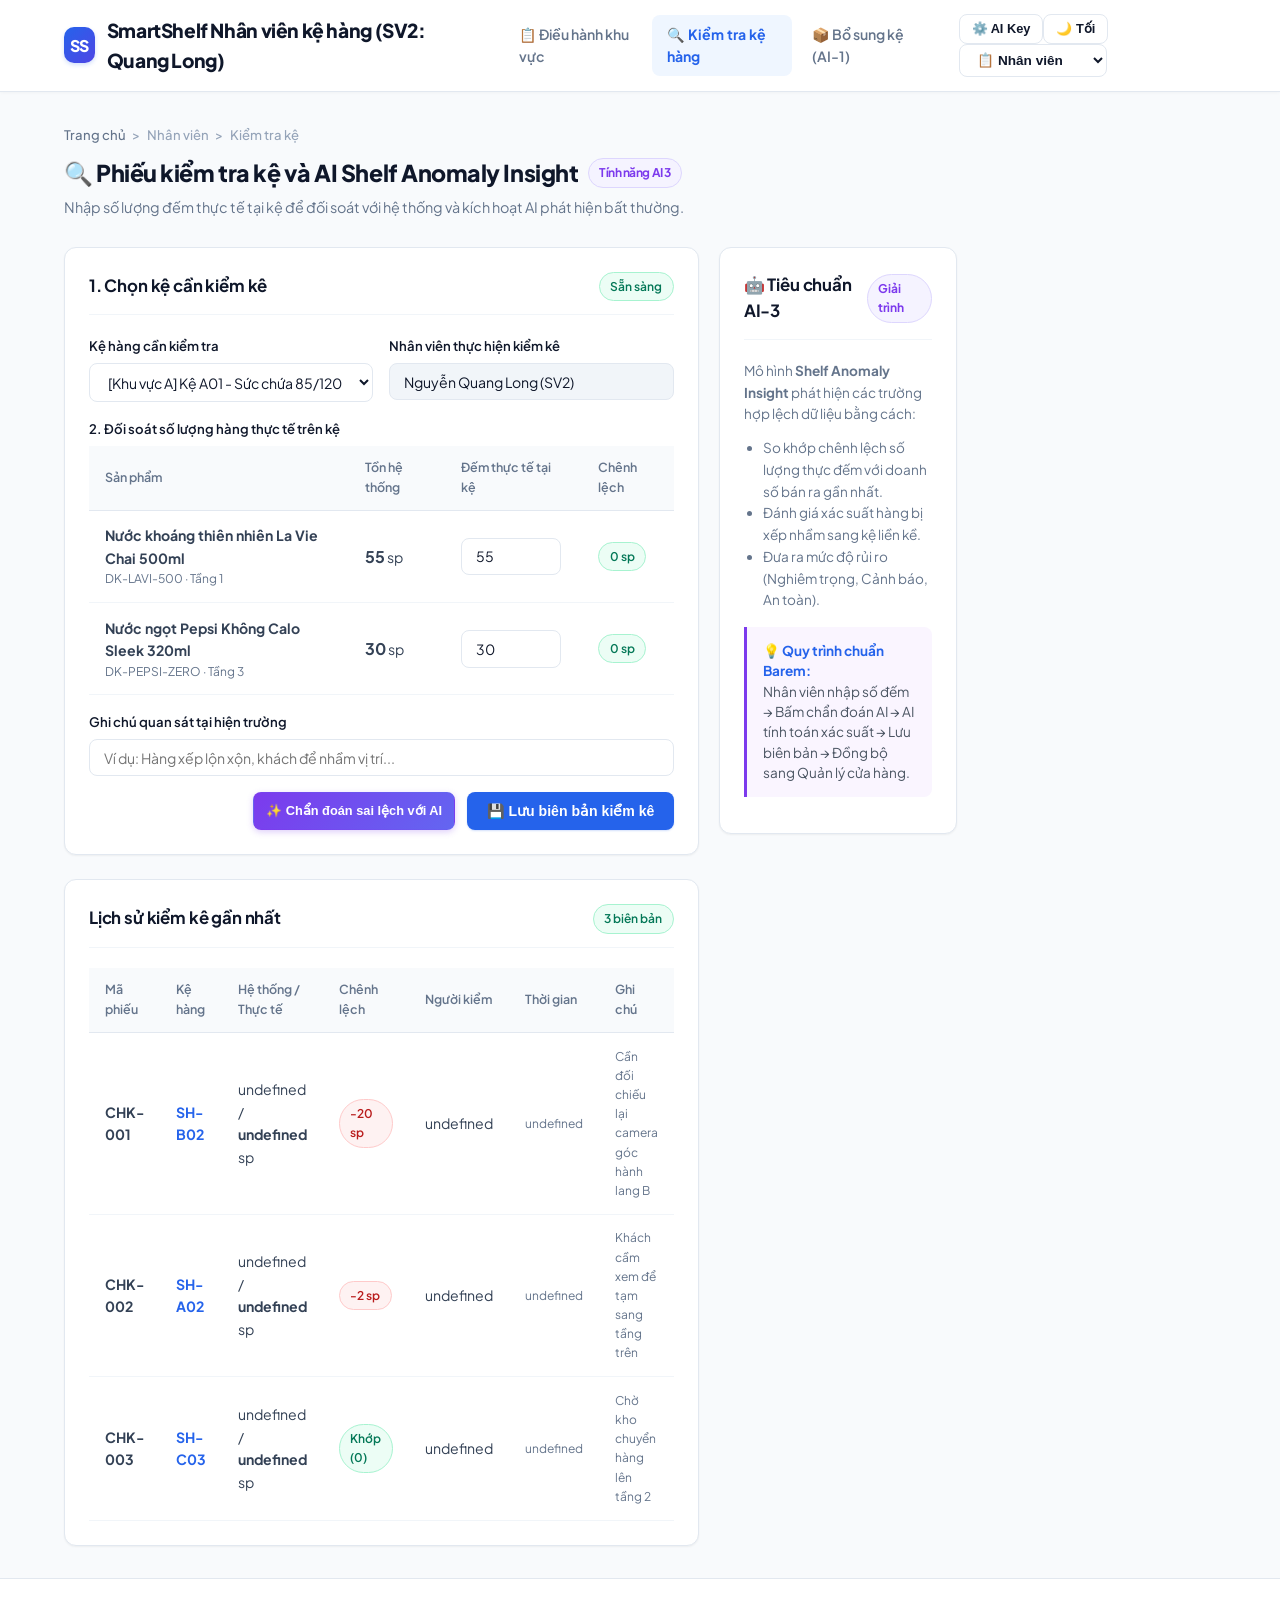
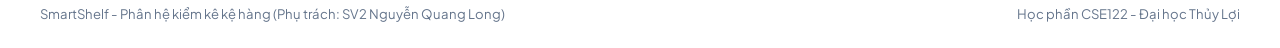
<file: pages/associate-shelf-check.html>
<!DOCTYPE html>
<html lang="vi">
<head>
  <meta charset="UTF-8">
  <meta name="viewport" content="width=device-width, initial-scale=1.0">
  <title>Kiểm kê kệ hàng và AI phân tích bất thường - SmartShelf</title>
  <link rel="stylesheet" href="../css/style.css">
  <link rel="stylesheet" href="../css/responsive.css">
  <link rel="stylesheet" href="../css/pages/associate-shelf-check.css">
</head>
<body>

  <!-- HEADER -->
  <header class="app-header">
    <div class="header-container">
      <a href="../index.html" class="brand-logo">
        <div class="logo-icon check-logo-icon">SS</div>
        <div>
          <span>SmartShelf</span>
          <span class="brand-sub-badge">Nhân viên kệ hàng (SV2: Quang Long)</span>
        </div>
      </a>

      <nav class="main-nav">
        <a href="associate-zone-view.html" class="nav-link">📋 Điều hành khu vực</a>
        <a href="associate-shelf-check.html" class="nav-link active">🔍 Kiểm tra kệ hàng</a>
        <a href="associate-restock-task.html" class="nav-link">📦 Bổ sung kệ (AI-1)</a>
      </nav>

      <div class="header-actions">
        <select id="globalRoleSwitcher" class="role-switcher-select">
          <option value="shopper">🛒 Khách hàng</option>
          <option value="associate" selected>📋 Nhân viên</option>
          <option value="manager">📊 Quản lý</option>
          <option value="admin">⚙️ Quản trị</option>
        </select>
      </div>
    </div>
  </header>

  <main class="main-content">
    <div class="breadcrumb">
      <a href="../index.html">Trang chủ</a> &gt; <span>Nhân viên</span> &gt; <span>Kiểm tra kệ</span>
    </div>

    <div class="page-header">
      <div>
        <h1 class="page-title">
          <span>🔍 Phiếu kiểm tra kệ và AI Shelf Anomaly Insight</span>
          <span class="ai-badge">Tính năng AI 3</span>
        </h1>
        <p class="page-subtitle">Nhập số lượng đếm thực tế tại kệ để đối soát với hệ thống và kích hoạt AI phát hiện bất thường.</p>
      </div>
    </div>

    <div class="grid-3 map-layout-grid">
      <!-- LEFT: AUDIT FORM (2 COLS) -->
      <div class="map-main-col">
        <div class="card mb-15">
          <div class="card-header">
            <h2 class="card-title">1. Chọn kệ cần kiểm kê</h2>
            <span class="badge badge-normal" id="auditShelfStatusBadge">Sẵn sàng</span>
          </div>

          <div class="audit-grid-2col">
            <div class="form-group mb-0">
              <label class="form-label" for="shelfSelect">Kệ hàng cần kiểm tra</label>
              <select id="shelfSelect" class="form-control">
                <!-- Populated via JS -->
              </select>
            </div>
            <div class="form-group mb-0">
              <label class="form-label">Nhân viên thực hiện kiểm kê</label>
              <input type="text" id="checkerNameInput" class="form-control checker-readonly-input" value="Nguyễn Quang Long (SV2)" readonly>
            </div>
          </div>

          <!-- Product Physical Count Table -->
          <div class="mt-1">
            <label class="form-label">2. Đối soát số lượng hàng thực tế trên kệ</label>
            <div class="table-responsive">
              <table class="table">
                <thead>
                  <tr>
                    <th>Sản phẩm</th>
                    <th>Tồn hệ thống</th>
                    <th>Đếm thực tế tại kệ</th>
                    <th>Chênh lệch</th>
                  </tr>
                </thead>
                <tbody id="auditProductsTbody">
                  <!-- Dynamic items -->
                </tbody>
              </table>
            </div>
          </div>

          <div class="form-group mt-1">
            <label class="form-label" for="auditNoteInput">Ghi chú quan sát tại hiện trường</label>
            <input type="text" id="auditNoteInput" class="form-control" placeholder="Ví dụ: Hàng xếp lộn xộn, khách để nhầm vị trí...">
          </div>

          <!-- AI Trigger Alert Box -->
          <div id="aiAnomalyAlertBox" class="ai-panel ai-anomaly-box">
            <div class="ai-header">
              <div class="d-flex align-center gap-05">
                <span class="ai-badge">⚠️ AI phát hiện bất thường</span>
                <span id="aiAnomalyLevelBadge" class="badge badge-empty">Nghiêm trọng</span>
              </div>
            </div>
            <p id="aiDiagnosisText" class="fs-sm mb-05 text-body"></p>
            <div class="ai-reason-box">
              <strong class="text-primary">Hành động đề xuất từ AI:</strong>
              <ul id="aiActionsList" class="ai-actions-ul"></ul>
            </div>
          </div>

          <div class="d-flex gap-075 justify-end mt-1">
            <button type="button" id="scanAnomalyAiBtn" class="btn btn-ai btn-sm">
              ✨ Chẩn đoán sai lệch với AI
            </button>
            <button type="button" id="saveCheckBtn" class="btn btn-primary">
              💾 Lưu biên bản kiểm kê
            </button>
          </div>
        </div>

        <!-- RECENT AUDITS TABLE -->
        <div class="card">
          <div class="card-header">
            <h2 class="card-title">Lịch sử kiểm kê gần nhất</h2>
            <span class="badge badge-normal" id="auditHistoryCount">3 biên bản</span>
          </div>
          <div class="table-responsive">
            <table class="table">
              <thead>
                <tr>
                  <th>Mã phiếu</th>
                  <th>Kệ hàng</th>
                  <th>Hệ thống / Thực tế</th>
                  <th>Chênh lệch</th>
                  <th>Người kiểm</th>
                  <th>Thời gian</th>
                  <th>Ghi chú</th>
                </tr>
              </thead>
              <tbody id="auditHistoryTbody">
                <!-- Populated via JS -->
              </tbody>
            </table>
          </div>
        </div>
      </div>

      <!-- RIGHT: AI-3 SUMMARY CARD (1 COL) -->
      <div>
        <div class="card">
          <div class="card-header">
            <h3 class="card-title">🤖 Tiêu chuẩn AI-3</h3>
            <span class="ai-badge">Giải trình</span>
          </div>
          <p class="fs-sm text-muted mb-075">
            Mô hình <strong>Shelf Anomaly Insight</strong> phát hiện các trường hợp lệch dữ liệu bằng cách:
          </p>
          <ul class="fs-sm text-muted ai-actions-ul mb-1">
            <li>So khớp chênh lệch số lượng thực đếm với doanh số bán ra gần nhất.</li>
            <li>Đánh giá xác suất hàng bị xếp nhầm sang kệ liền kề.</li>
            <li>Đưa ra mức độ rủi ro (Nghiêm trọng, Cảnh báo, An toàn).</li>
          </ul>

          <div class="ai-reason-box">
            <strong class="text-primary">💡 Quy trình chuẩn Barem:</strong><br>
            Nhân viên nhập số đếm &rarr; Bấm chẩn đoán AI &rarr; AI tính toán xác suất &rarr; Lưu biên bản &rarr; Đồng bộ sang Quản lý cửa hàng.
          </div>
        </div>
      </div>
    </div>
  </main>

  <footer class="app-footer">
    <div class="footer-content">
      <div>SmartShelf - Phân hệ kiểm kê kệ hàng (Phụ trách: SV2 Nguyễn Quang Long)</div>
      <div>Học phần CSE122 - Đại học Thủy Lợi</div>
    </div>
  </footer>

  <script src="../js/api.js"></script>
  <script src="../js/main.js"></script>
  <script src="../js/pages/associate-shelf-check.js"></script>
</body>
</html>
</file>
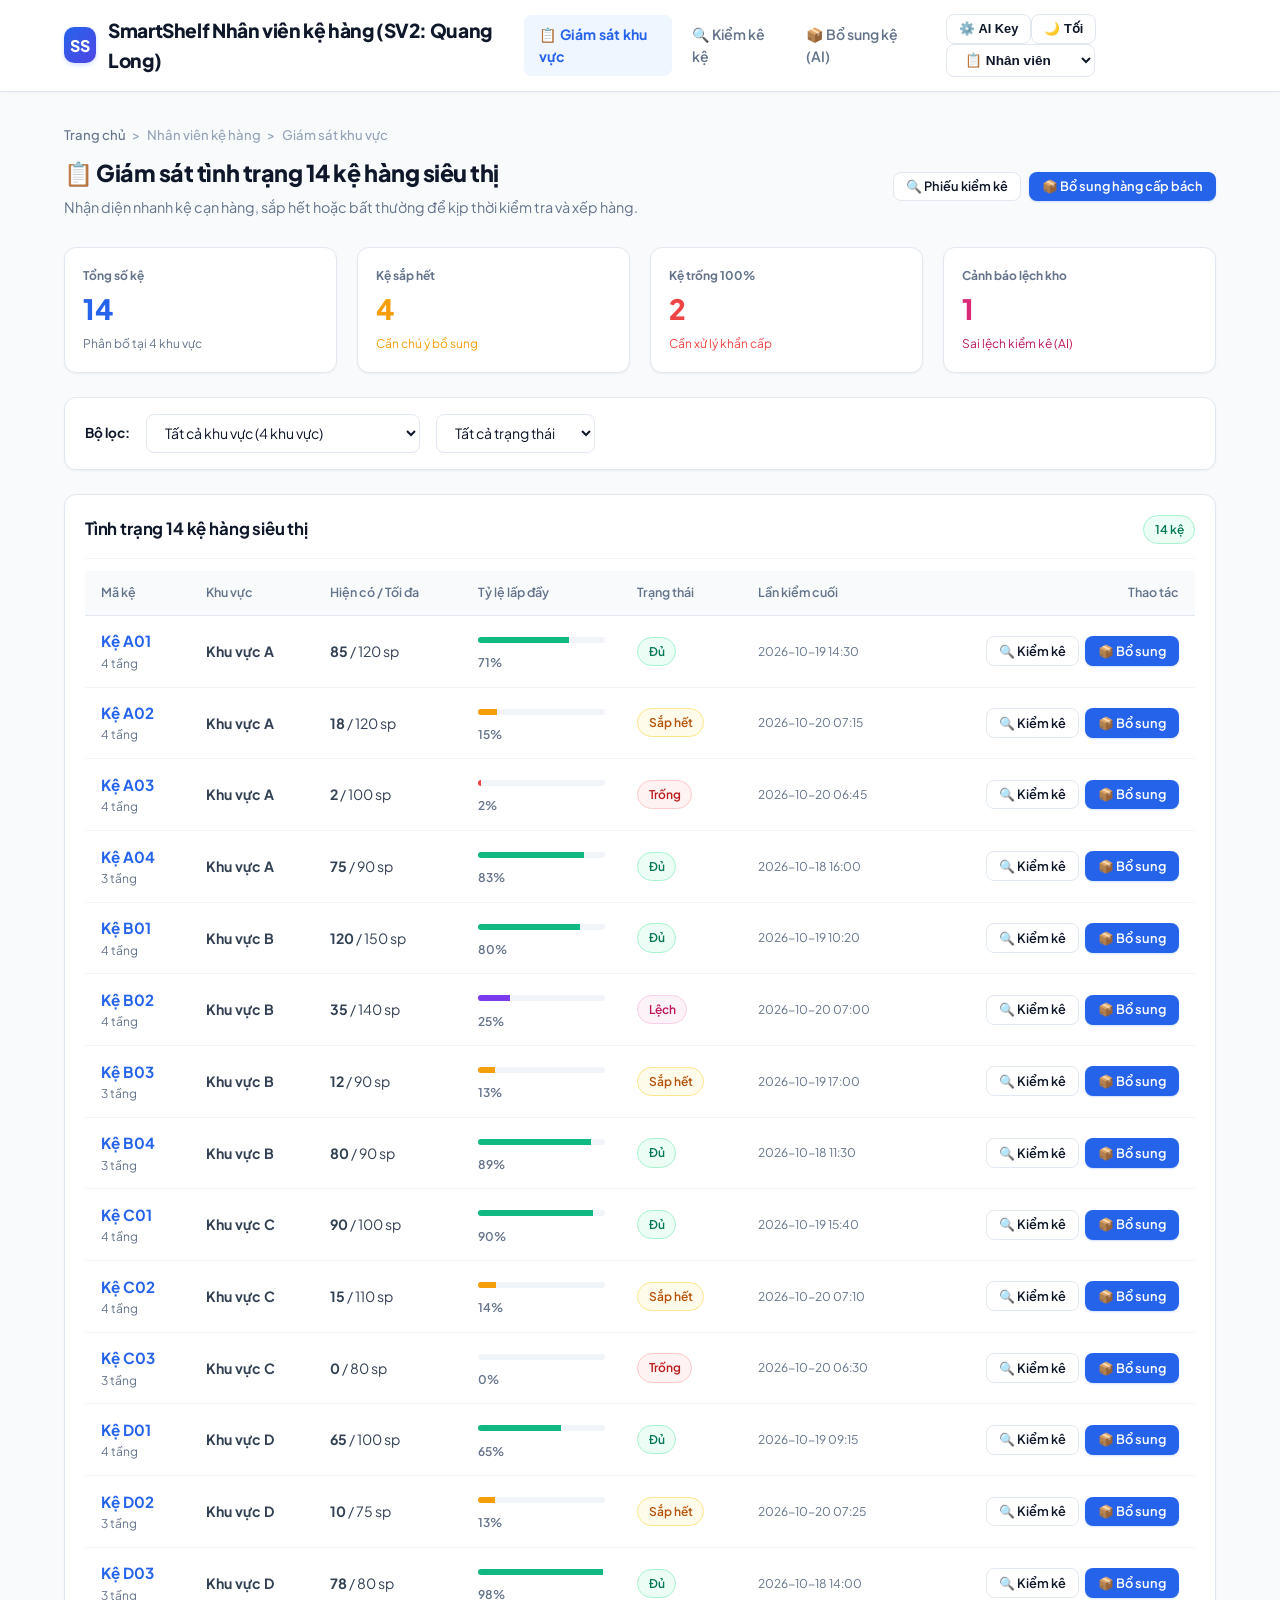
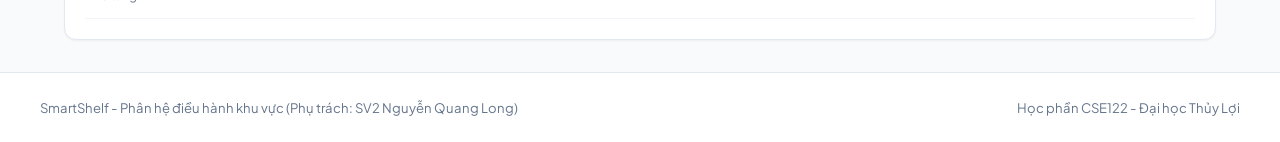
<file: pages/associate-zone-view.html>
<!DOCTYPE html>
<html lang="vi">
<head>
  <meta charset="UTF-8">
  <meta name="viewport" content="width=device-width, initial-scale=1.0">
  <title>Điều hành khu vực và kệ hàng - SmartShelf</title>
  <link rel="stylesheet" href="../css/style.css">
  <link rel="stylesheet" href="../css/responsive.css">
  <link rel="stylesheet" href="../css/pages/associate-zone-view.css">
</head>
<body>

  <!-- HEADER -->
  <header class="app-header">
    <div class="header-container">
      <a href="../index.html" class="brand-logo">
        <div class="logo-icon zone-logo-icon">SS</div>
        <div>
          <span>SmartShelf</span>
          <span class="brand-sub-badge">Nhân viên kệ hàng (SV2: Quang Long)</span>
        </div>
      </a>

      <nav class="main-nav">
        <a href="associate-zone-view.html" class="nav-link active">📋 Giám sát khu vực</a>
        <a href="associate-shelf-check.html" class="nav-link">🔍 Kiểm kê kệ</a>
        <a href="associate-restock-task.html" class="nav-link">📦 Bổ sung kệ (AI)</a>
      </nav>

      <div class="header-actions">
        <select id="globalRoleSwitcher" class="role-switcher-select">
          <option value="shopper">🛒 Khách hàng</option>
          <option value="associate" selected>📋 Nhân viên</option>
          <option value="manager">📊 Quản lý</option>
          <option value="admin">⚙️ Quản trị</option>
        </select>
      </div>
    </div>
  </header>

  <main class="main-content">
    <div class="breadcrumb">
      <a href="../index.html">Trang chủ</a> &gt; <span>Nhân viên kệ hàng</span> &gt; <span>Giám sát khu vực</span>
    </div>

    <div class="page-header">
      <div>
        <h1 class="page-title">
          <span>📋 Giám sát tình trạng 14 kệ hàng siêu thị</span>
        </h1>
        <p class="page-subtitle">Nhận diện nhanh kệ cạn hàng, sắp hết hoặc bất thường để kịp thời kiểm tra và xếp hàng.</p>
      </div>
      <div class="d-flex gap-05">
        <a href="associate-shelf-check.html" class="btn btn-secondary btn-sm">🔍 Phiếu kiểm kê</a>
        <a href="associate-restock-task.html" class="btn btn-primary btn-sm">📦 Bổ sung hàng cấp bách</a>
      </div>
    </div>

    <!-- 4 CLEAN STATS CARDS -->
    <div class="grid-4 mb-15">
      <div class="card zone-stat-card">
        <div class="zone-stat-label">Tổng số kệ</div>
        <div class="zone-stat-counter text-primary" id="statTotalShelves">14</div>
        <div class="zone-stat-sub">Phân bố tại 4 khu vực</div>
      </div>
      <div class="card zone-stat-card">
        <div class="zone-stat-label">Kệ sắp hết</div>
        <div class="zone-stat-counter text-warning" id="statLowShelves">5</div>
        <div class="zone-stat-sub text-warning">Cần chú ý bổ sung</div>
      </div>
      <div class="card zone-stat-card">
        <div class="zone-stat-label">Kệ trống 100%</div>
        <div class="zone-stat-counter text-danger" id="statEmptyShelves">2</div>
        <div class="zone-stat-sub text-danger">Cần xử lý khẩn cấp</div>
      </div>
      <div class="card zone-stat-card">
        <div class="zone-stat-label">Cảnh báo lệch kho</div>
        <div class="zone-stat-counter text-anomaly-pink" id="statAnomalyShelves">1</div>
        <div class="zone-stat-sub text-anomaly-sub">Sai lệch kiểm kê (AI)</div>
      </div>
    </div>

    <!-- CLEAN FILTER -->
    <div class="card zone-filter-card">
      <div class="zone-filter-inner">
        <span class="zone-filter-label">Bộ lọc:</span>
        <select id="filterZone" class="form-control zone-filter-select">
          <option value="ALL">Tất cả khu vực (4 khu vực)</option>
          <option value="Khu vực A">Khu vực A: Đồ uống & nước giải khát</option>
          <option value="Khu vực B">Khu vực B: Thực phẩm khô & gia vị</option>
          <option value="Khu vực C">Khu vực C: Bánh kẹo & snack</option>
          <option value="Khu vực D">Khu vực D: Hóa mỹ phẩm & tẩy rửa</option>
        </select>
        <select id="filterStatus" class="form-control zone-filter-select">
          <option value="ALL">Tất cả trạng thái</option>
          <option value="empty">Kệ rỗng (0 sp)</option>
          <option value="low">Kệ sắp hết hàng</option>
          <option value="anomaly">Kệ có bất thường</option>
          <option value="normal">Kệ đủ hàng</option>
        </select>
      </div>
    </div>

    <!-- SHELVES LIST TABLE -->
    <div class="card zone-table-card">
      <div class="card-header zone-table-header">
        <h2 class="card-title">Tình trạng 14 kệ hàng siêu thị</h2>
        <span class="badge badge-normal" id="shelfCountBadge">14 kệ</span>
      </div>

      <div class="table-responsive">
        <table class="table">
          <thead>
            <tr>
              <th>Mã kệ</th>
              <th>Khu vực</th>
              <th>Hiện có / Tối đa</th>
              <th>Tỷ lệ lấp đầy</th>
              <th>Trạng thái</th>
              <th>Lần kiểm cuối</th>
              <th class="text-right">Thao tác</th>
            </tr>
          </thead>
          <tbody id="shelfTableBody"></tbody>
        </table>
      </div>
    </div>
  </main>

  <footer class="app-footer">
    <div class="footer-content">
      <div>SmartShelf - Phân hệ điều hành khu vực (Phụ trách: SV2 Nguyễn Quang Long)</div>
      <div>Học phần CSE122 - Đại học Thủy Lợi</div>
    </div>
  </footer>

  <script src="../js/api.js"></script>
  <script src="../js/main.js"></script>
  <script src="../js/pages/associate-zone-view.js"></script>
</body>
</html>
</file>
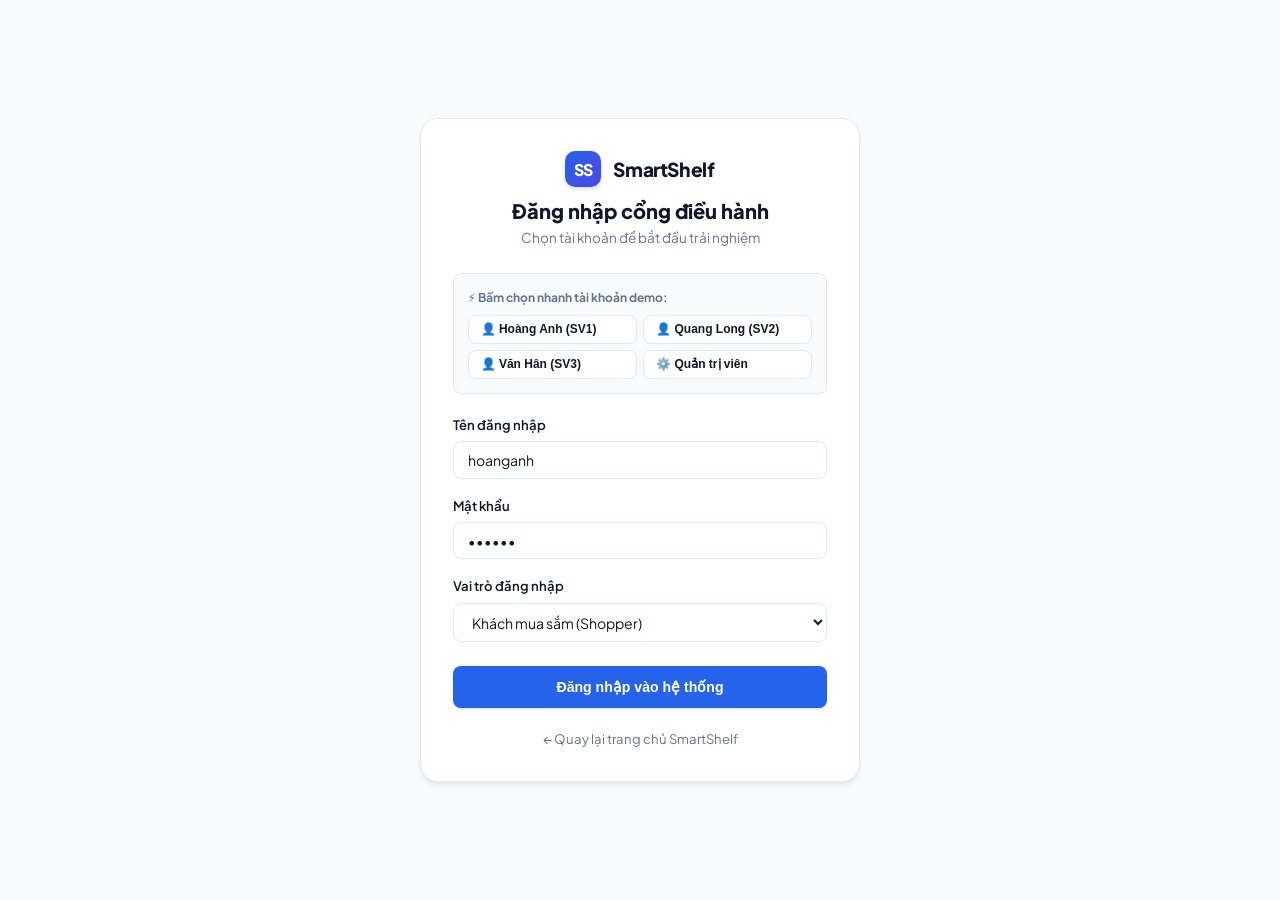
<file: pages/login.html>
<!DOCTYPE html>
<html lang="vi">
<head>
  <meta charset="UTF-8">
  <meta name="viewport" content="width=device-width, initial-scale=1.0">
  <title>Đăng nhập phân quyền - SmartShelf</title>
  <link rel="stylesheet" href="../css/style.css">
  <link rel="stylesheet" href="../css/responsive.css">
  <link rel="stylesheet" href="../css/pages/login.css">
</head>
<body class="login-body">

  <main role="main" class="card login-card">
    <div class="login-header">
      <div class="brand-logo login-brand-logo">
        <div class="logo-icon">SS</div>
        <span>SmartShelf</span>
      </div>
      <h1 class="login-title">Đăng nhập cổng điều hành</h1>
      <p class="login-subtitle">Chọn tài khoản để bắt đầu trải nghiệm</p>
    </div>

    <!-- Quick Role Pickers for Demo -->
    <div class="quick-roles-container">
      <div class="quick-roles-title">
        ⚡ Bấm chọn nhanh tài khoản demo:
      </div>
      <div class="quick-roles-grid">
        <button type="button" class="btn btn-secondary btn-sm btn-quick-role" data-user="hoanganh" data-role="shopper">
          👤 Hoàng Anh (SV1)
        </button>
        <button type="button" class="btn btn-secondary btn-sm btn-quick-role" data-user="quanglong" data-role="associate">
          👤 Quang Long (SV2)
        </button>
        <button type="button" class="btn btn-secondary btn-sm btn-quick-role" data-user="vanhan" data-role="manager">
          👤 Văn Hân (SV3)
        </button>
        <button type="button" class="btn btn-secondary btn-sm btn-quick-role" data-user="admin" data-role="admin">
          ⚙️ Quản trị viên
        </button>
      </div>
    </div>

    <!-- Form -->
    <form id="loginForm" novalidate>
      <div class="form-group">
        <label class="form-label" for="usernameInput">Tên đăng nhập</label>
        <input type="text" id="usernameInput" class="form-control" placeholder="Nhập tên đăng nhập..." required value="hoanganh">
        <div class="invalid-feedback">Vui lòng nhập tên tài khoản hợp lệ.</div>
      </div>

      <div class="form-group">
        <label class="form-label" for="passwordInput">Mật khẩu</label>
        <input type="password" id="passwordInput" class="form-control" placeholder="••••••••" required value="123456">
        <div class="invalid-feedback">Mật khẩu không được để trống (tối thiểu 6 ký tự).</div>
      </div>

      <div class="form-group">
        <label class="form-label" for="targetRoleSelect">Vai trò đăng nhập</label>
        <select id="targetRoleSelect" class="form-control">
          <option value="shopper">Khách mua sắm (Shopper)</option>
          <option value="associate">Nhân viên kệ hàng (Store Associate)</option>
          <option value="manager">Quản lý cửa hàng (Store Manager)</option>
          <option value="admin">Quản trị viên (Admin)</option>
        </select>
      </div>

      <button type="submit" id="loginBtn" class="btn btn-primary btn-login-submit">
        Đăng nhập vào hệ thống
      </button>
    </form>

    <div class="login-footer-link">
      <a href="../index.html">&larr; Quay lại trang chủ SmartShelf</a>
    </div>
  </main>

  <script src="../js/api.js"></script>
  <script src="../js/main.js"></script>
  <script src="../js/pages/login.js"></script>
</body>
</html>
</file>
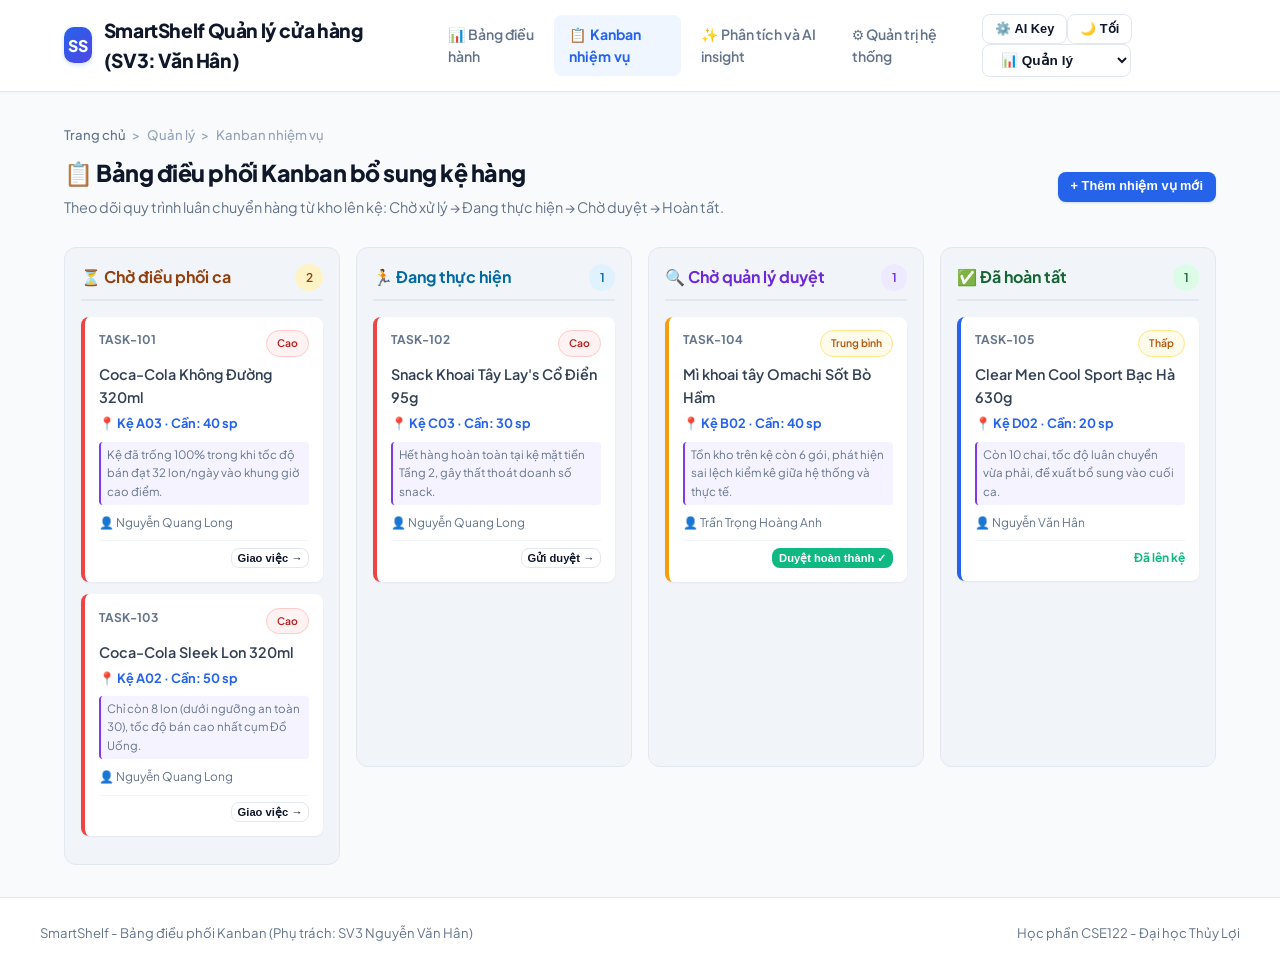
<file: pages/manager-restock-board.html>
<!DOCTYPE html>
<html lang="vi">
<head>
  <meta charset="UTF-8">
  <meta name="viewport" content="width=device-width, initial-scale=1.0">
  <title>Bảng Kanban điều phối bổ sung kệ - SmartShelf</title>
  <link rel="stylesheet" href="../css/style.css">
  <link rel="stylesheet" href="../css/responsive.css">
  <link rel="stylesheet" href="../css/pages/manager-restock-board.css">
</head>
<body>

  <!-- HEADER -->
  <header class="app-header">
    <div class="header-container">
      <a href="../index.html" class="brand-logo">
        <div class="logo-icon mgr-logo-icon">SS</div>
        <div>
          <span>SmartShelf</span>
          <span class="brand-sub-badge">Quản lý cửa hàng (SV3: Văn Hân)</span>
        </div>
      </a>

      <nav class="main-nav">
        <a href="manager-store-dashboard.html" class="nav-link">📊 Bảng điều hành</a>
        <a href="manager-restock-board.html" class="nav-link active">📋 Kanban nhiệm vụ</a>
        <a href="manager-retail-insights.html" class="nav-link">✨ Phân tích và AI insight</a>
        <a href="admin-product-management.html" class="nav-link">⚙️ Quản trị hệ thống</a>
      </nav>

      <div class="header-actions">
        <select id="globalRoleSwitcher" class="role-switcher-select">
          <option value="shopper">🛒 Khách hàng</option>
          <option value="associate">📋 Nhân viên</option>
          <option value="manager" selected>📊 Quản lý</option>
          <option value="admin">⚙️ Quản trị</option>
        </select>
      </div>
    </div>
  </header>

  <main class="main-content">
    <div class="breadcrumb">
      <a href="../index.html">Trang chủ</a> &gt; <span>Quản lý</span> &gt; <span>Kanban nhiệm vụ</span>
    </div>

    <div class="page-header">
      <div>
        <h1 class="page-title">
          <span>📋 Bảng điều phối Kanban bổ sung kệ hàng</span>
        </h1>
        <p class="page-subtitle">Theo dõi quy trình luân chuyển hàng từ kho lên kệ: Chờ xử lý &rarr; Đang thực hiện &rarr; Chờ duyệt &rarr; Hoàn tất.</p>
      </div>
      <div>
        <button class="btn btn-primary btn-sm" id="openCreateTaskModalBtn">+ Thêm nhiệm vụ mới</button>
      </div>
    </div>

    <!-- KANBAN BOARD -->
    <div class="kanban-board">
      
      <!-- Col 1: Pending -->
      <div class="kanban-col">
        <div class="kanban-col-header">
          <strong class="kanban-title-pending">⏳ Chờ điều phối ca</strong>
          <span class="badge badge-pending" id="countPending">0</span>
        </div>
        <div id="colPending"></div>
      </div>

      <!-- Col 2: In-Progress -->
      <div class="kanban-col">
        <div class="kanban-col-header">
          <strong class="kanban-title-inprogress">🏃 Đang thực hiện</strong>
          <span class="badge badge-in-progress" id="countInProgress">0</span>
        </div>
        <div id="colInProgress"></div>
      </div>

      <!-- Col 3: Review -->
      <div class="kanban-col">
        <div class="kanban-col-header">
          <strong class="kanban-title-review">🔍 Chờ quản lý duyệt</strong>
          <span class="badge badge-review-purple" id="countReview">0</span>
        </div>
        <div id="colReview"></div>
      </div>

      <!-- Col 4: Completed -->
      <div class="kanban-col">
        <div class="kanban-col-header">
          <strong class="kanban-title-completed">✅ Đã hoàn tất</strong>
          <span class="badge badge-completed" id="countCompleted">0</span>
        </div>
        <div id="colCompleted"></div>
      </div>

    </div>

    <!-- MODAL CREATE TASK -->
    <div id="createTaskModal" class="kanban-modal-overlay">
      <div class="card kanban-modal-card">
        <div class="card-header">
          <h2 class="card-title">Tạo nhiệm vụ bổ sung kệ</h2>
          <button class="btn btn-secondary btn-sm" id="closeModalBtn">✕</button>
        </div>

        <form id="createTaskForm" novalidate>
          <div class="form-group">
            <label class="form-label" for="taskProductSelect">Sản phẩm cần bổ sung</label>
            <select id="taskProductSelect" class="form-control" required></select>
          </div>

          <div class="grid-2">
            <div class="form-group">
              <label class="form-label" for="taskQtyInput">Số lượng cần bổ sung (sp)</label>
              <input type="number" id="taskQtyInput" class="form-control" value="30" min="1" max="200" required>
            </div>
            <div class="form-group">
              <label class="form-label" for="taskPrioritySelect">Mức độ ưu tiên</label>
              <select id="taskPrioritySelect" class="form-control">
                <option value="Cao">Cao (Khẩn cấp)</option>
                <option value="Trung bình" selected>Trung bình</option>
                <option value="Thấp">Thấp</option>
              </select>
            </div>
          </div>

          <div class="form-group">
            <label class="form-label" for="taskAssigneeSelect">Nhân viên phụ trách</label>
            <select id="taskAssigneeSelect" class="form-control">
              <option value="Nguyễn Quang Long (SV2)">Nguyễn Quang Long (SV2)</option>
              <option value="Trần Trọng Hoàng Anh (SV1)">Trần Trọng Hoàng Anh (SV1)</option>
              <option value="Nguyễn Văn Hân (SV3)">Nguyễn Văn Hân (SV3)</option>
            </select>
          </div>

          <div class="d-flex gap-05 justify-end mt-15">
            <button type="button" class="btn btn-secondary" id="cancelModalBtn">Hủy</button>
            <button type="submit" class="btn btn-primary">Xác nhận tạo việc</button>
          </div>
        </form>
      </div>
    </div>
  </main>

  <footer class="app-footer">
    <div class="footer-content">
      <div>SmartShelf - Bảng điều phối Kanban (Phụ trách: SV3 Nguyễn Văn Hân)</div>
      <div>Học phần CSE122 - Đại học Thủy Lợi</div>
    </div>
  </footer>

  <script src="../js/api.js"></script>
  <script src="../js/main.js"></script>
  <script src="../js/pages/manager-restock-board.js"></script>
</body>
</html>
</file>
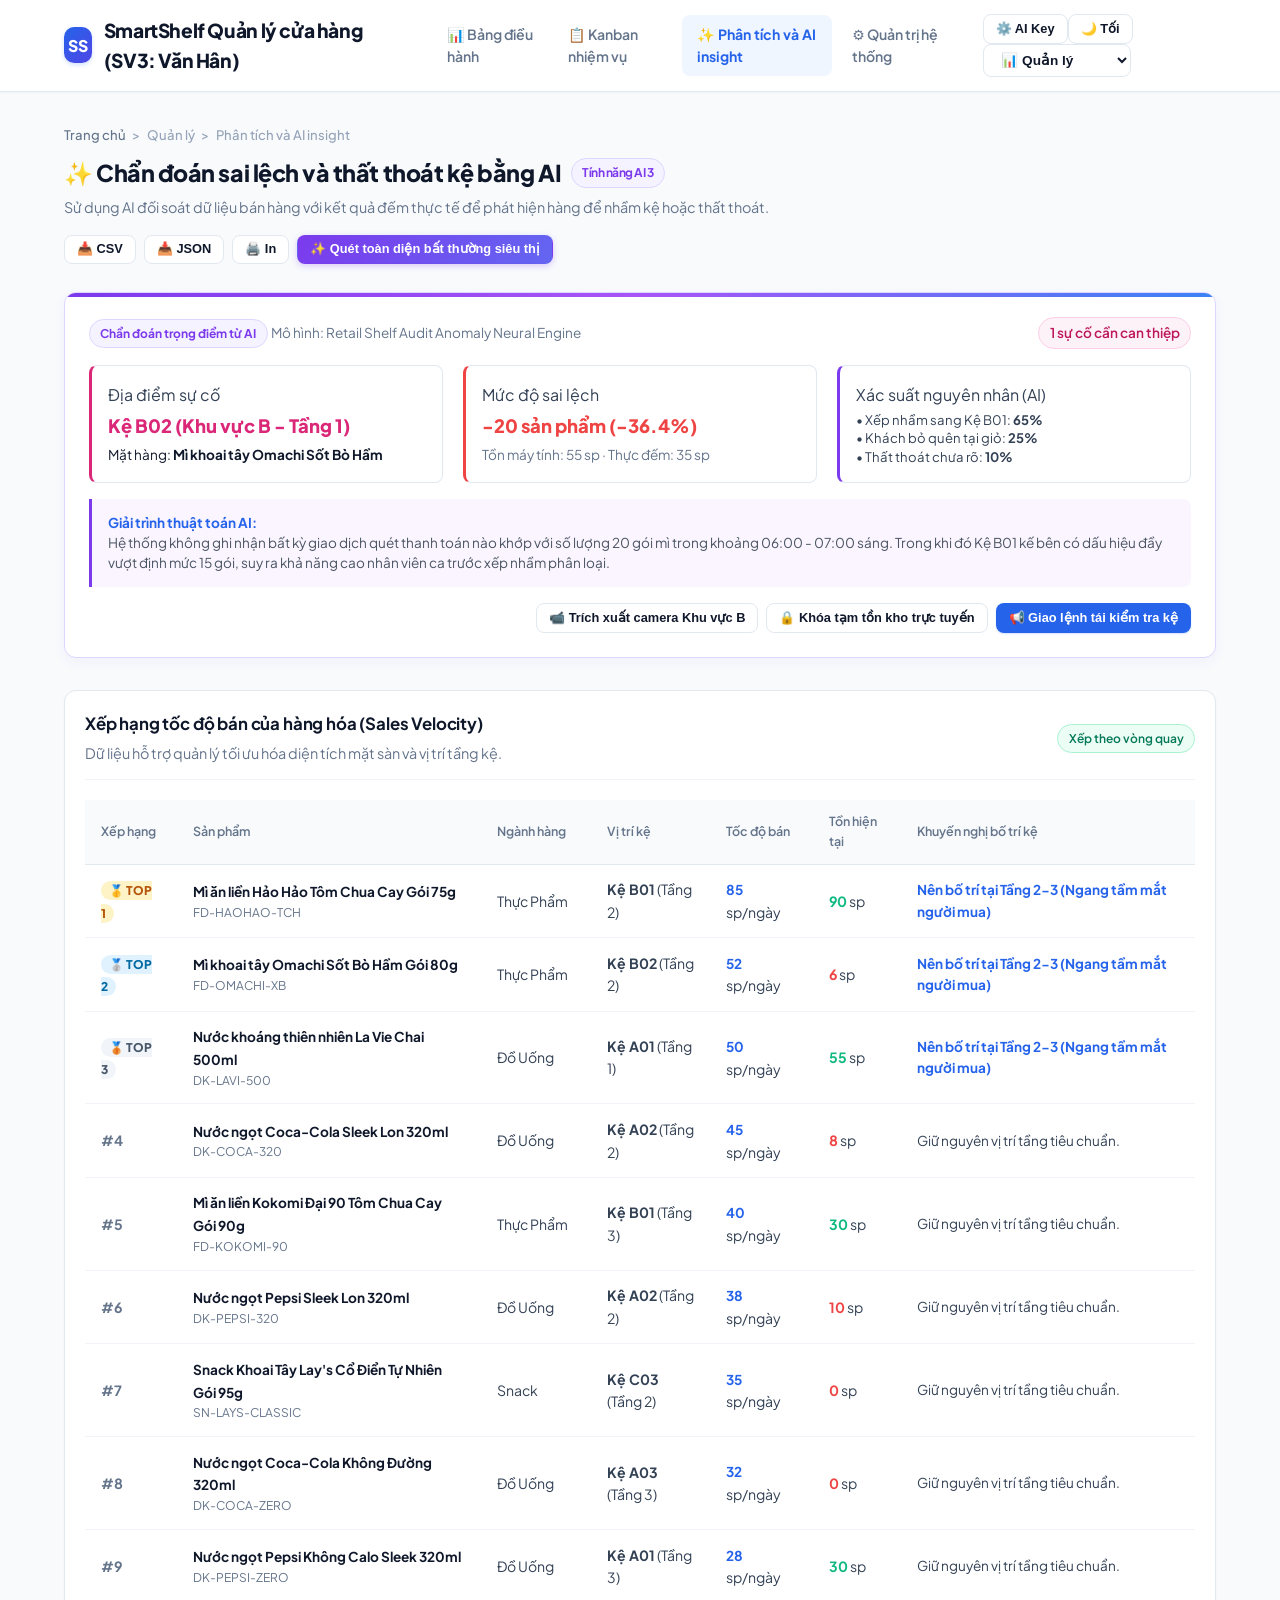
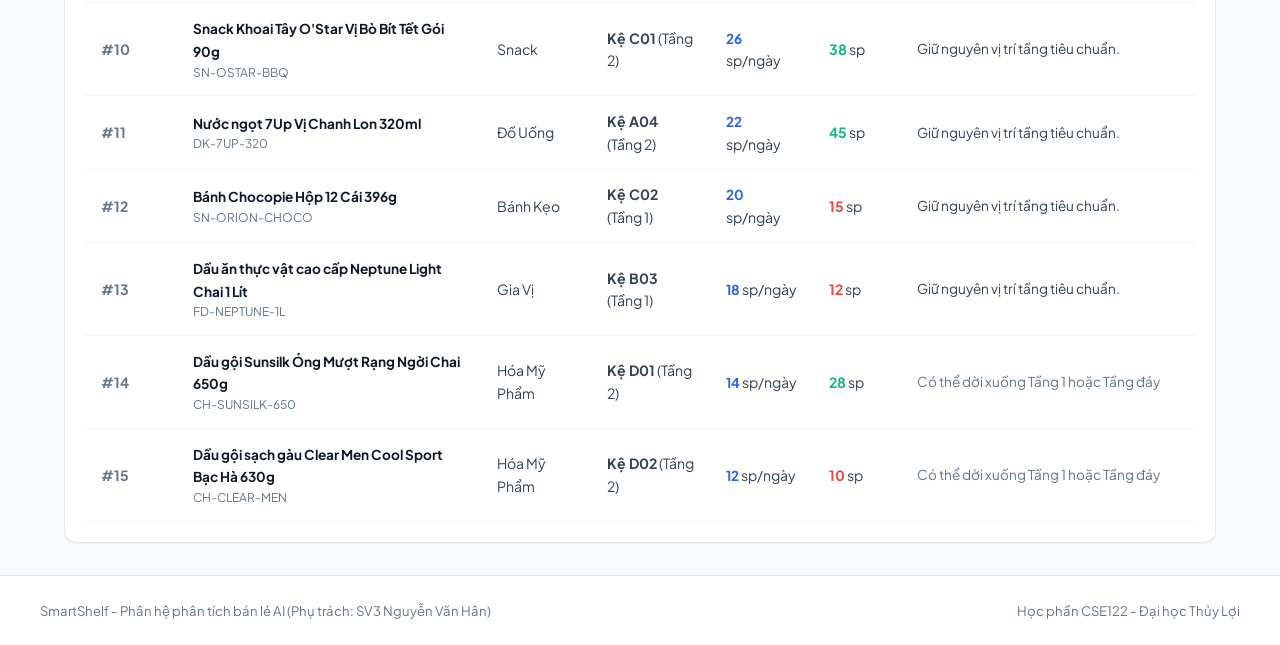
<file: pages/manager-retail-insights.html>
<!DOCTYPE html>
<html lang="vi">
<head>
  <meta charset="UTF-8">
  <meta name="viewport" content="width=device-width, initial-scale=1.0">
  <title>AI-3: Phân tích bán lẻ và chẩn đoán bất thường - SmartShelf</title>
  <link rel="stylesheet" href="../css/style.css">
  <link rel="stylesheet" href="../css/responsive.css">
  <link rel="stylesheet" href="../css/pages/manager-retail-insights.css">
</head>
<body>

  <!-- HEADER -->
  <header class="app-header">
    <div class="header-container">
      <a href="../index.html" class="brand-logo">
        <div class="logo-icon mgr-logo-icon">SS</div>
        <div>
          <span>SmartShelf</span>
          <span class="brand-sub-badge">Quản lý cửa hàng (SV3: Văn Hân)</span>
        </div>
      </a>

      <nav class="main-nav">
        <a href="manager-store-dashboard.html" class="nav-link">📊 Bảng điều hành</a>
        <a href="manager-restock-board.html" class="nav-link">📋 Kanban nhiệm vụ</a>
        <a href="manager-retail-insights.html" class="nav-link active">✨ Phân tích và AI insight</a>
        <a href="admin-product-management.html" class="nav-link">⚙️ Quản trị hệ thống</a>
      </nav>

      <div class="header-actions">
        <select id="globalRoleSwitcher" class="role-switcher-select">
          <option value="shopper">🛒 Khách hàng</option>
          <option value="associate">📋 Nhân viên</option>
          <option value="manager" selected>📊 Quản lý</option>
          <option value="admin">⚙️ Quản trị</option>
        </select>
      </div>
    </div>
  </header>

  <main class="main-content">
    <div class="breadcrumb">
      <a href="../index.html">Trang chủ</a> &gt; <span>Quản lý</span> &gt; <span>Phân tích và AI insight</span>
    </div>

    <div class="page-header">
      <div>
        <h1 class="page-title">
          <span>✨ Chẩn đoán sai lệch và thất thoát kệ bằng AI</span>
          <span class="ai-badge">Tính năng AI 3</span>
        </h1>
        <p class="page-subtitle">Sử dụng AI đối soát dữ liệu bán hàng với kết quả đếm thực tế để phát hiện hàng để nhầm kệ hoặc thất thoát.</p>
      </div>
      <div class="insight-header-actions">
        <button type="button" class="btn btn-secondary btn-sm" id="exportVelocityCsvBtn" title="Xuất CSV vận tốc bán hàng">📥 CSV</button>
        <button type="button" class="btn btn-secondary btn-sm" id="exportVelocityJsonBtn" title="Xuất JSON báo cáo">📥 JSON</button>
        <button type="button" class="btn btn-secondary btn-sm" id="printReportBtn" title="In báo cáo">🖨️ In</button>
        <button class="btn btn-ai btn-sm" id="runBatchAnomalyBtn">✨ Quét toàn diện bất thường siêu thị</button>
      </div>
    </div>

    <!-- ANOMALY INSIGHT HIGHLIGHT PANEL -->
    <div class="ai-panel anomaly-highlight-panel">
      <div class="ai-header">
        <div>
          <span class="ai-badge">Chẩn đoán trọng điểm từ AI</span>
          <span class="fs-sm text-muted ml-05">Mô hình: Retail Shelf Audit Anomaly Neural Engine</span>
        </div>
        <span class="badge badge-anomaly fs-sm">1 sự cố cần can thiệp</span>
      </div>

      <div class="grid-3 mt-1 align-center">
        <div class="anomaly-card-spot">
          <div class="kpi-label">Địa điểm sự cố</div>
          <div class="anomaly-card-val-pink">Kệ B02 (Khu vực B - Tầng 1)</div>
          <div class="fs-sm text-main">Mặt hàng: <strong>Mì khoai tây Omachi Sốt Bò Hầm</strong></div>
        </div>

        <div class="anomaly-card-diff">
          <div class="kpi-label">Mức độ sai lệch</div>
          <div class="anomaly-card-val-red">-20 sản phẩm (-36.4%)</div>
          <div class="fs-sm text-muted">Tồn máy tính: 55 sp · Thực đếm: 35 sp</div>
        </div>

        <div class="anomaly-card-prob">
          <div class="kpi-label">Xác suất nguyên nhân (AI)</div>
          <div class="anomaly-prob-list">
            • Xếp nhầm sang Kệ B01: <strong>65%</strong><br>
            • Khách bỏ quên tại giỏ: <strong>25%</strong><br>
            • Thất thoát chưa rõ: <strong>10%</strong>
          </div>
        </div>
      </div>

      <div class="ai-reason-box mt-1">
        <strong class="text-primary">Giải trình thuật toán AI:</strong><br>
        Hệ thống không ghi nhận bất kỳ giao dịch quét thanh toán nào khớp với số lượng 20 gói mì trong khoảng 06:00 - 07:00 sáng. Trong khi đó Kệ B01 kế bên có dấu hiệu đầy vượt định mức 15 gói, suy ra khả năng cao nhân viên ca trước xếp nhầm phân loại.
      </div>

      <div class="anomaly-actions-bar">
        <button class="btn btn-secondary btn-sm" id="actionCameraBtn">
          📹 Trích xuất camera Khu vực B
        </button>
        <button class="btn btn-secondary btn-sm" id="actionLockStockBtn">
          🔒 Khóa tạm tồn kho trực tuyến
        </button>
        <button class="btn btn-primary btn-sm" id="actionReassignCheckBtn">
          📢 Giao lệnh tái kiểm tra kệ
        </button>
      </div>
    </div>

    <!-- SALES VELOCITY TABLE -->
    <div class="card p-125">
      <div class="card-header zone-table-header">
        <div>
          <h2 class="card-title">Xếp hạng tốc độ bán của hàng hóa (Sales Velocity)</h2>
          <p class="page-subtitle">Dữ liệu hỗ trợ quản lý tối ưu hóa diện tích mặt sàn và vị trí tầng kệ.</p>
        </div>
        <span class="badge badge-normal">Xếp theo vòng quay</span>
      </div>

      <div class="table-responsive">
        <table class="table">
          <thead>
            <tr>
              <th>Xếp hạng</th>
              <th>Sản phẩm</th>
              <th>Ngành hàng</th>
              <th>Vị trí kệ</th>
              <th>Tốc độ bán</th>
              <th>Tồn hiện tại</th>
              <th>Khuyến nghị bố trí kệ</th>
            </tr>
          </thead>
          <tbody id="velocityTbody"></tbody>
        </table>
      </div>
    </div>
  </main>

  <footer class="app-footer">
    <div class="footer-content">
      <div>SmartShelf - Phân hệ phân tích bán lẻ AI (Phụ trách: SV3 Nguyễn Văn Hân)</div>
      <div>Học phần CSE122 - Đại học Thủy Lợi</div>
    </div>
  </footer>

  <script src="../js/api.js"></script>
  <script src="../js/main.js"></script>
  <script src="../js/pages/manager-retail-insights.js"></script>
</body>
</html>
</file>
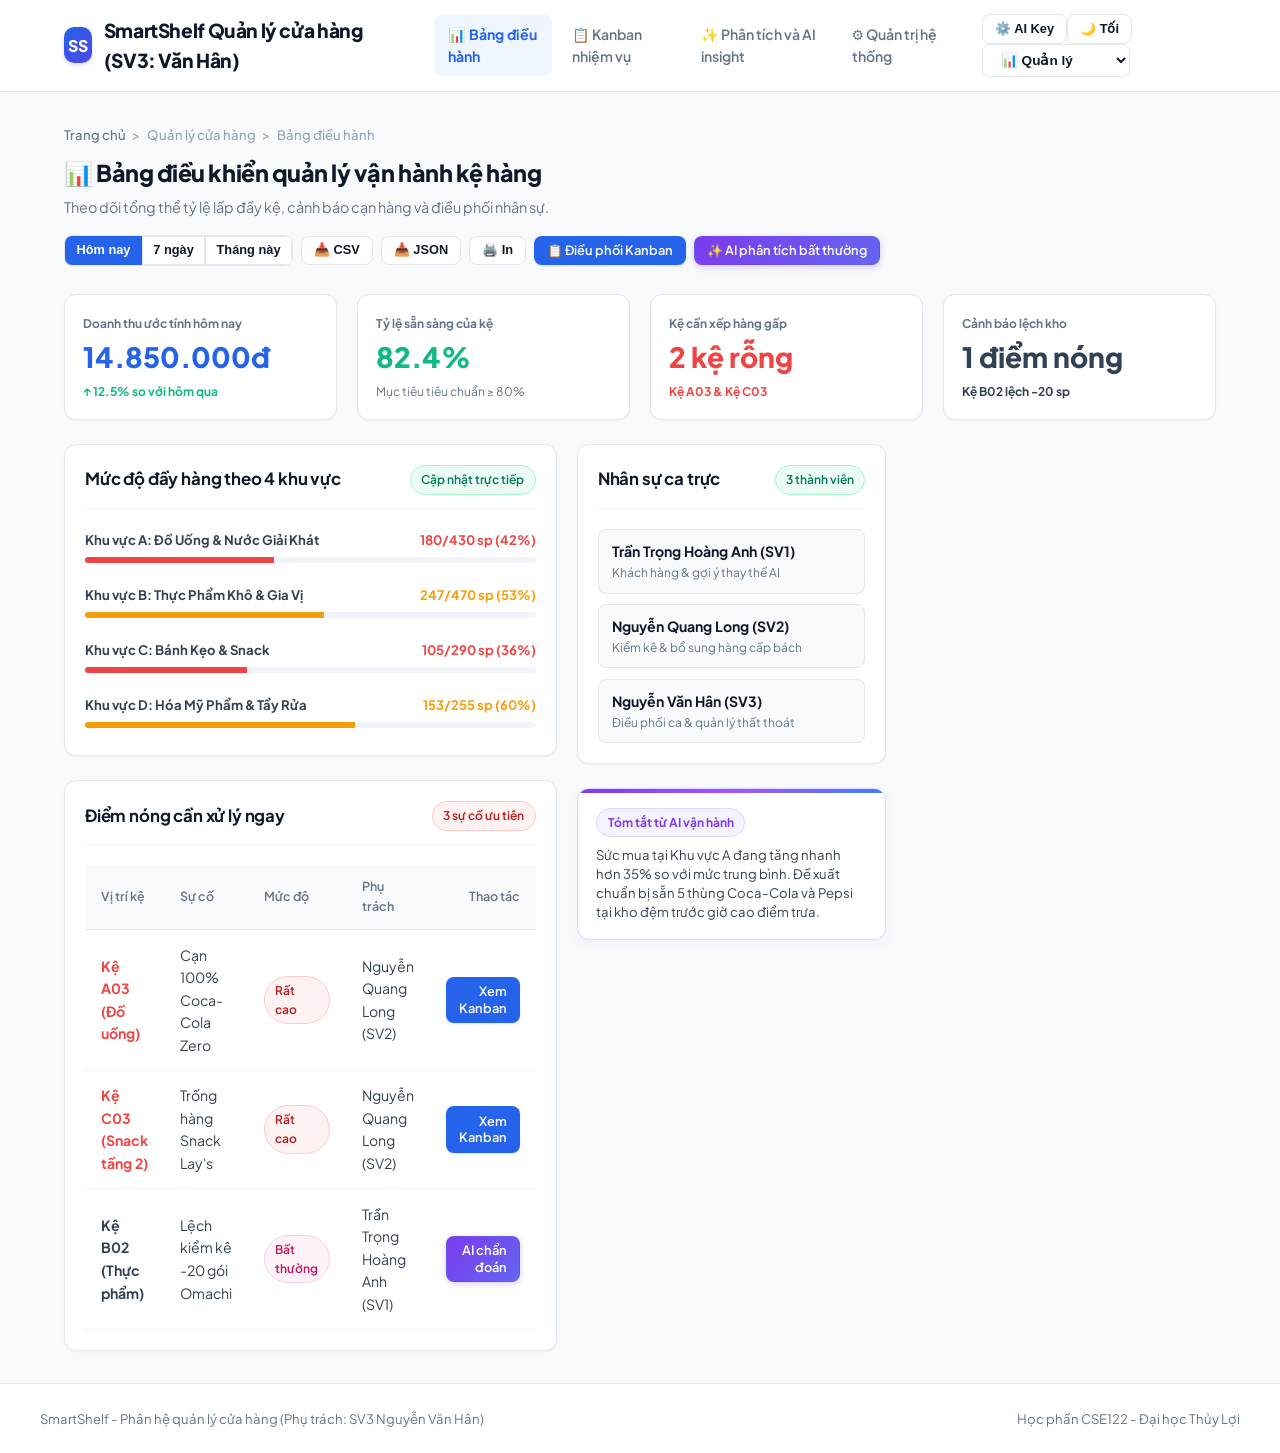
<file: pages/manager-store-dashboard.html>
<!DOCTYPE html>
<html lang="vi">
<head>
  <meta charset="UTF-8">
  <meta name="viewport" content="width=device-width, initial-scale=1.0">
  <title>Bảng điều khiển quản lý cửa hàng - SmartShelf</title>
  <link rel="stylesheet" href="../css/style.css">
  <link rel="stylesheet" href="../css/responsive.css">
  <link rel="stylesheet" href="../css/pages/manager-store-dashboard.css">
</head>
<body>

  <!-- HEADER -->
  <header class="app-header">
    <div class="header-container">
      <a href="../index.html" class="brand-logo">
        <div class="logo-icon mgr-logo-icon">SS</div>
        <div>
          <span>SmartShelf</span>
          <span class="brand-sub-badge">Quản lý cửa hàng (SV3: Văn Hân)</span>
        </div>
      </a>

      <nav class="main-nav">
        <a href="manager-store-dashboard.html" class="nav-link active">📊 Bảng điều hành</a>
        <a href="manager-restock-board.html" class="nav-link">📋 Kanban nhiệm vụ</a>
        <a href="manager-retail-insights.html" class="nav-link">✨ Phân tích và AI insight</a>
        <a href="admin-product-management.html" class="nav-link">⚙️ Quản trị hệ thống</a>
      </nav>

      <div class="header-actions">
        <select id="globalRoleSwitcher" class="role-switcher-select">
          <option value="shopper">🛒 Khách hàng</option>
          <option value="associate">📋 Nhân viên</option>
          <option value="manager" selected>📊 Quản lý</option>
          <option value="admin">⚙️ Quản trị</option>
        </select>
      </div>
    </div>
  </header>

  <main class="main-content">
    <div class="breadcrumb">
      <a href="../index.html">Trang chủ</a> &gt; <span>Quản lý cửa hàng</span> &gt; <span>Bảng điều hành</span>
    </div>

    <div class="page-header">
      <div>
        <h1 class="page-title">
          <span>📊 Bảng điều khiển quản lý vận hành kệ hàng</span>
        </h1>
        <p class="page-subtitle">Theo dõi tổng thể tỷ lệ lấp đầy kệ, cảnh báo cạn hàng và điều phối nhân sự.</p>
      </div>
      <div class="dash-header-actions">
        <div class="time-filter-group">
          <button type="button" class="btn btn-primary btn-sm btn-time-filter" id="timeFilterToday">Hôm nay</button>
          <button type="button" class="btn btn-secondary btn-sm btn-time-filter" id="timeFilterWeek">7 ngày</button>
          <button type="button" class="btn btn-secondary btn-sm btn-time-filter" id="timeFilterMonth">Tháng này</button>
        </div>
        <button type="button" class="btn btn-secondary btn-sm" id="exportDashboardCsvBtn" title="Xuất dữ liệu CSV (Mở rộng Bonus)">📥 CSV</button>
        <button type="button" class="btn btn-secondary btn-sm" id="exportDashboardJsonBtn" title="Xuất dữ liệu JSON (Mở rộng Bonus)">📥 JSON</button>
        <button type="button" class="btn btn-secondary btn-sm" id="printReportBtn" title="In báo cáo (@media print)">🖨️ In</button>
        <a href="manager-restock-board.html" class="btn btn-primary btn-sm">📋 Điều phối Kanban</a>
        <a href="manager-retail-insights.html" class="btn btn-ai btn-sm">✨ AI phân tích bất thường</a>
      </div>
    </div>

    <!-- 4 KPI CARDS -->
    <div class="grid-4 mb-15">
      <div class="card kpi-stat-card">
        <div class="kpi-label">Doanh thu ước tính hôm nay</div>
        <div class="kpi-val text-primary">14.850.000đ</div>
        <div class="kpi-sub text-success fw-bold">↑ 12.5% so với hôm qua</div>
      </div>

      <div class="card kpi-stat-card">
        <div class="kpi-label">Tỷ lệ sẵn sàng của kệ</div>
        <div class="kpi-val text-success">82.4%</div>
        <div class="kpi-sub text-muted">Mục tiêu tiêu chuẩn &ge; 80%</div>
      </div>

      <div class="card kpi-stat-card">
        <div class="kpi-label">Kệ cần xếp hàng gấp</div>
        <div class="kpi-val text-danger">2 kệ rỗng</div>
        <div class="kpi-sub text-danger fw-bold">Kệ A03 & Kệ C03</div>
      </div>

      <div class="card kpi-stat-card">
        <div class="kpi-label">Cảnh báo lệch kho</div>
        <div class="kpi-val text-anomaly-pink">1 điểm nóng</div>
        <div class="kpi-sub text-anomaly-pink fw-bold">Kệ B02 lệch -20 sp</div>
      </div>
    </div>

    <!-- MAIN DASHBOARD CONTENT -->
    <div class="grid-3 map-layout-grid">
      <!-- LEFT: ZONE HEALTH (2 COLS) -->
      <div class="map-main-col">
        
        <div class="card zone-health-card">
          <div class="card-header zone-table-header">
            <h2 class="card-title">Mức độ đầy hàng theo 4 khu vực</h2>
            <span class="badge badge-normal">Cập nhật trực tiếp</span>
          </div>
          <div class="zone-health-list" id="zoneHealthBars"></div>
        </div>

        <!-- URGENT ALERTS TABLE -->
        <div class="card hotspot-card">
          <div class="card-header zone-table-header">
            <h2 class="card-title">Điểm nóng cần xử lý ngay</h2>
            <span class="badge badge-empty">3 sự cố ưu tiên</span>
          </div>

          <div class="table-responsive">
            <table class="table">
              <thead>
                <tr>
                  <th>Vị trí kệ</th>
                  <th>Sự cố</th>
                  <th>Mức độ</th>
                  <th>Phụ trách</th>
                  <th class="text-right">Thao tác</th>
                </tr>
              </thead>
              <tbody>
                <tr>
                  <td><strong class="text-danger">Kệ A03 (Đồ uống)</strong></td>
                  <td>Cạn 100% Coca-Cola Zero</td>
                  <td><span class="badge badge-empty">Rất cao</span></td>
                  <td>Nguyễn Quang Long (SV2)</td>
                  <td class="text-right">
                    <a href="manager-restock-board.html" class="btn btn-primary btn-sm">Xem Kanban</a>
                  </td>
                </tr>
                <tr>
                  <td><strong class="text-danger">Kệ C03 (Snack tầng 2)</strong></td>
                  <td>Trống hàng Snack Lay's</td>
                  <td><span class="badge badge-empty">Rất cao</span></td>
                  <td>Nguyễn Quang Long (SV2)</td>
                  <td class="text-right">
                    <a href="manager-restock-board.html" class="btn btn-primary btn-sm">Xem Kanban</a>
                  </td>
                </tr>
                <tr>
                  <td><strong class="text-anomaly-pink">Kệ B02 (Thực phẩm)</strong></td>
                  <td>Lệch kiểm kê -20 gói Omachi</td>
                  <td><span class="badge badge-anomaly">Bất thường</span></td>
                  <td>Trần Trọng Hoàng Anh (SV1)</td>
                  <td class="text-right">
                    <a href="manager-retail-insights.html" class="btn btn-ai btn-sm">AI chẩn đoán</a>
                  </td>
                </tr>
              </tbody>
            </table>
          </div>
        </div>

      </div>

      <!-- RIGHT: STAFF & AI SUMMARY (1 COL) -->
      <div>
        <div class="card staff-card">
          <div class="card-header zone-table-header">
            <h2 class="card-title">Nhân sự ca trực</h2>
            <span class="badge badge-normal">3 thành viên</span>
          </div>
          
          <div class="staff-list">
            <div class="staff-item">
              <div class="staff-name">Trần Trọng Hoàng Anh (SV1)</div>
              <div class="staff-role">Khách hàng & gợi ý thay thế AI</div>
            </div>

            <div class="staff-item">
              <div class="staff-name">Nguyễn Quang Long (SV2)</div>
              <div class="staff-role">Kiểm kê & bổ sung hàng cấp bách</div>
            </div>

            <div class="staff-item">
              <div class="staff-name">Nguyễn Văn Hân (SV3)</div>
              <div class="staff-role">Điều phối ca & quản lý thất thoát</div>
            </div>
          </div>
        </div>

        <div class="ai-panel ai-summary-panel">
          <div class="ai-header mb-05">
            <span class="ai-badge">Tóm tắt từ AI vận hành</span>
          </div>
          <p class="ai-summary-text">
            Sức mua tại Khu vực A đang tăng nhanh hơn 35% so với mức trung bình. Đề xuất chuẩn bị sẵn 5 thùng Coca-Cola và Pepsi tại kho đệm trước giờ cao điểm trưa.
          </p>
        </div>
      </div>
    </div>
  </main>

  <footer class="app-footer">
    <div class="footer-content">
      <div>SmartShelf - Phân hệ quản lý cửa hàng (Phụ trách: SV3 Nguyễn Văn Hân)</div>
      <div>Học phần CSE122 - Đại học Thủy Lợi</div>
    </div>
  </footer>

  <script src="../js/api.js"></script>
  <script src="../js/main.js"></script>
  <script src="../js/pages/manager-store-dashboard.js"></script>
</body>
</html>
</file>
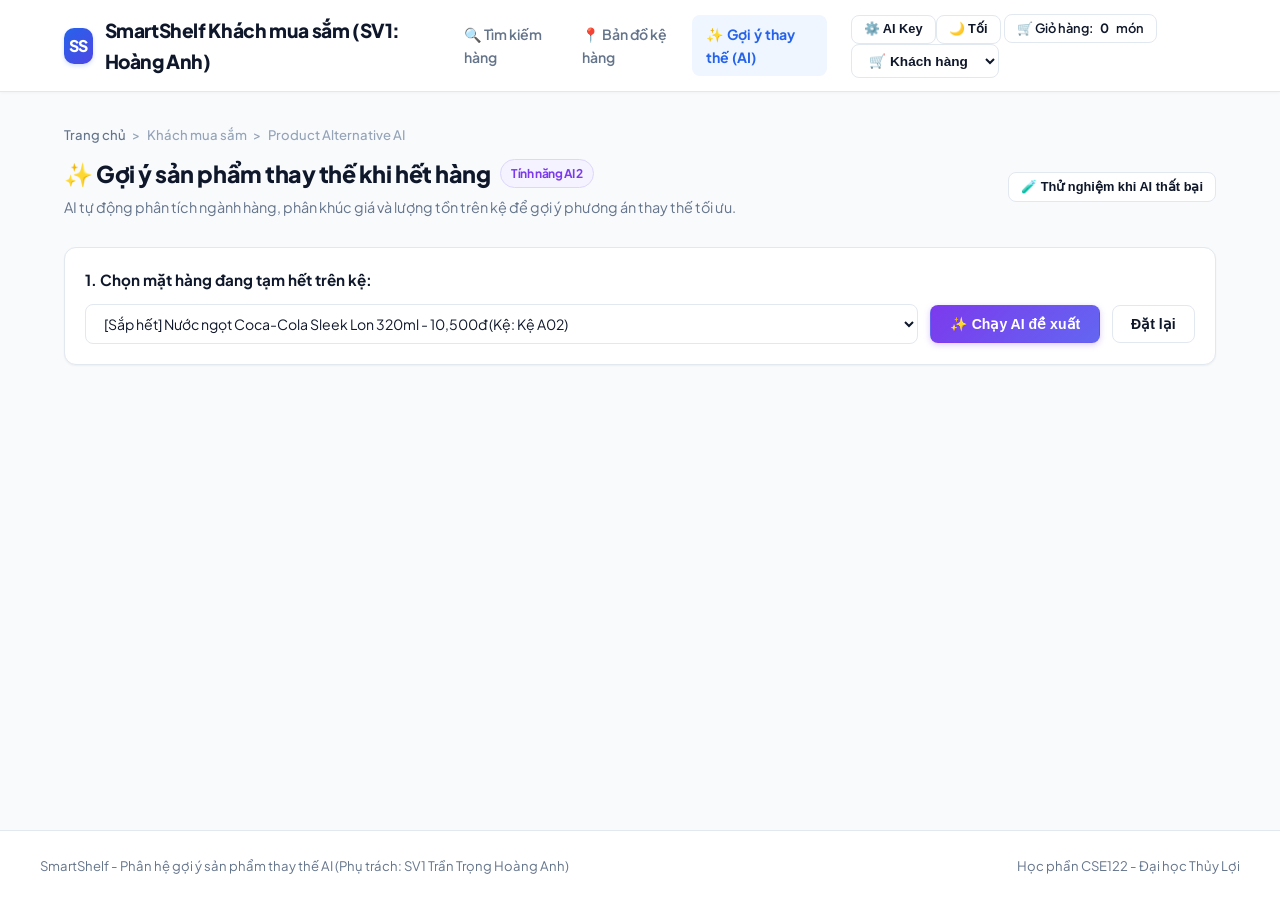
<file: pages/shopper-product-alternatives.html>
<!DOCTYPE html>
<html lang="vi">
<head>
  <meta charset="UTF-8">
  <meta name="viewport" content="width=device-width, initial-scale=1.0">
  <title>AI-2: Gợi ý sản phẩm thay thế - SmartShelf</title>
  <link rel="stylesheet" href="../css/style.css">
  <link rel="stylesheet" href="../css/responsive.css">
  <link rel="stylesheet" href="../css/pages/shopper-product-alternatives.css">
</head>
<body>

  <!-- HEADER -->
  <header class="app-header">
    <div class="header-container">
      <a href="../index.html" class="brand-logo">
        <div class="logo-icon">SS</div>
        <div>
          <span>SmartShelf</span>
          <span class="brand-sub-badge">Khách mua sắm (SV1: Hoàng Anh)</span>
        </div>
      </a>

      <nav class="main-nav">
        <a href="shopper-product-search.html" class="nav-link">🔍 Tìm kiếm hàng</a>
        <a href="shopper-product-location.html" class="nav-link">📍 Bản đồ kệ hàng</a>
        <a href="shopper-product-alternatives.html" class="nav-link active">✨ Gợi ý thay thế (AI)</a>
      </nav>

      <div class="header-actions">
        <a href="shopper-product-search.html" class="btn btn-secondary btn-sm" id="cartBtn">
          🛒 Giỏ hàng: <strong id="cartCount" class="cart-count-badge">0</strong> món
        </a>
        <select id="globalRoleSwitcher" class="role-switcher-select">
          <option value="shopper" selected>🛒 Khách hàng</option>
          <option value="associate">📋 Nhân viên</option>
          <option value="manager">📊 Quản lý</option>
          <option value="admin">⚙️ Quản trị</option>
        </select>
      </div>
    </div>
  </header>

  <main class="main-content">
    <div class="breadcrumb">
      <a href="../index.html">Trang chủ</a> &gt; <span>Khách mua sắm</span> &gt; <span>Product Alternative AI</span>
    </div>

    <div class="page-header">
      <div>
        <h1 class="page-title">
          <span>✨ Gợi ý sản phẩm thay thế khi hết hàng</span>
          <span class="ai-badge">Tính năng AI 2</span>
        </h1>
        <p class="page-subtitle">AI tự động phân tích ngành hàng, phân khúc giá và lượng tồn trên kệ để gợi ý phương án thay thế tối ưu.</p>
      </div>
      <div>
        <button class="btn btn-secondary btn-sm" id="simulateFailureBtn">🧪 Thử nghiệm khi AI thất bại</button>
      </div>
    </div>

    <!-- 1. INPUT CARD -->
    <div class="card ai-input-card">
      <div class="ai-input-title">
        1. Chọn mặt hàng đang tạm hết trên kệ:
      </div>
      <div class="ai-input-grid">
        <select id="targetProductSelect" class="form-control"></select>
        <button id="runAiBtn" class="btn btn-ai">✨ Chạy AI đề xuất</button>
        <button id="resetAiBtn" class="btn btn-secondary">Đặt lại</button>
      </div>
    </div>

    <!-- AI LOADING -->
    <div id="aiLoadingBox" class="state-box ai-loading-panel">
      <div class="loading-spinner ai-spinner-purple"></div>
      <h3 class="state-title text-primary">AI đang phân tích danh mục kệ hàng...</h3>
      <p class="state-desc">Đang so khớp các sản phẩm cùng ngành, biên độ giá và kiểm tra lượng hàng sẵn có trên các kệ lân cận.</p>
    </div>

    <!-- AI ERROR -->
    <div id="aiFailureBox" class="state-box ai-failure-panel">
      <div class="state-icon">⚠️🤖</div>
      <h3 class="state-title text-danger">Không có đề xuất phù hợp</h3>
      <p class="state-desc" id="aiFailureMessage">
        Rất tiếc! Hệ thống chưa tìm thấy sản phẩm cùng phân khúc có sẵn trên kệ lúc này.
      </p>
      <div class="d-flex gap-05 justify-center">
        <button class="btn btn-secondary btn-sm" id="retryAiBtn">🔄 Thử lại lần nữa</button>
        <a href="shopper-product-search.html" class="btn btn-primary btn-sm">🔍 Tự tìm thủ công</a>
      </div>
    </div>

    <!-- AI RESULT PANEL -->
    <div id="aiResultPanel" class="ai-panel d-none">
      <div class="ai-header">
        <div>
          <span class="ai-badge">Kết quả từ AI</span>
          <span class="fs-sm text-muted ml-05">
            Độ tin cậy mô hình: <strong id="aiConfidenceText" class="text-success">94.8%</strong>
          </span>
        </div>
        <button class="btn btn-secondary btn-sm" id="recalcAiBtn">🔄 Tính lại gợi ý</button>
      </div>

      <p class="fs-sm mb-1 text-main">
        Phát hiện sản phẩm <strong id="outStockTargetName" class="text-danger">...</strong> đã hết trên kệ. Dưới đây là các lựa chọn thay thế phù hợp nhất:
      </p>

      <div id="alternativesGrid" class="grid-3"></div>
    </div>
  </main>

  <footer class="app-footer">
    <div class="footer-content">
      <div>SmartShelf - Phân hệ gợi ý sản phẩm thay thế AI (Phụ trách: SV1 Trần Trọng Hoàng Anh)</div>
      <div>Học phần CSE122 - Đại học Thủy Lợi</div>
    </div>
  </footer>

  <script src="../js/api.js"></script>
  <script src="../js/main.js"></script>
  <script src="../js/pages/shopper-product-alternatives.js"></script>
</body>
</html>
</file>
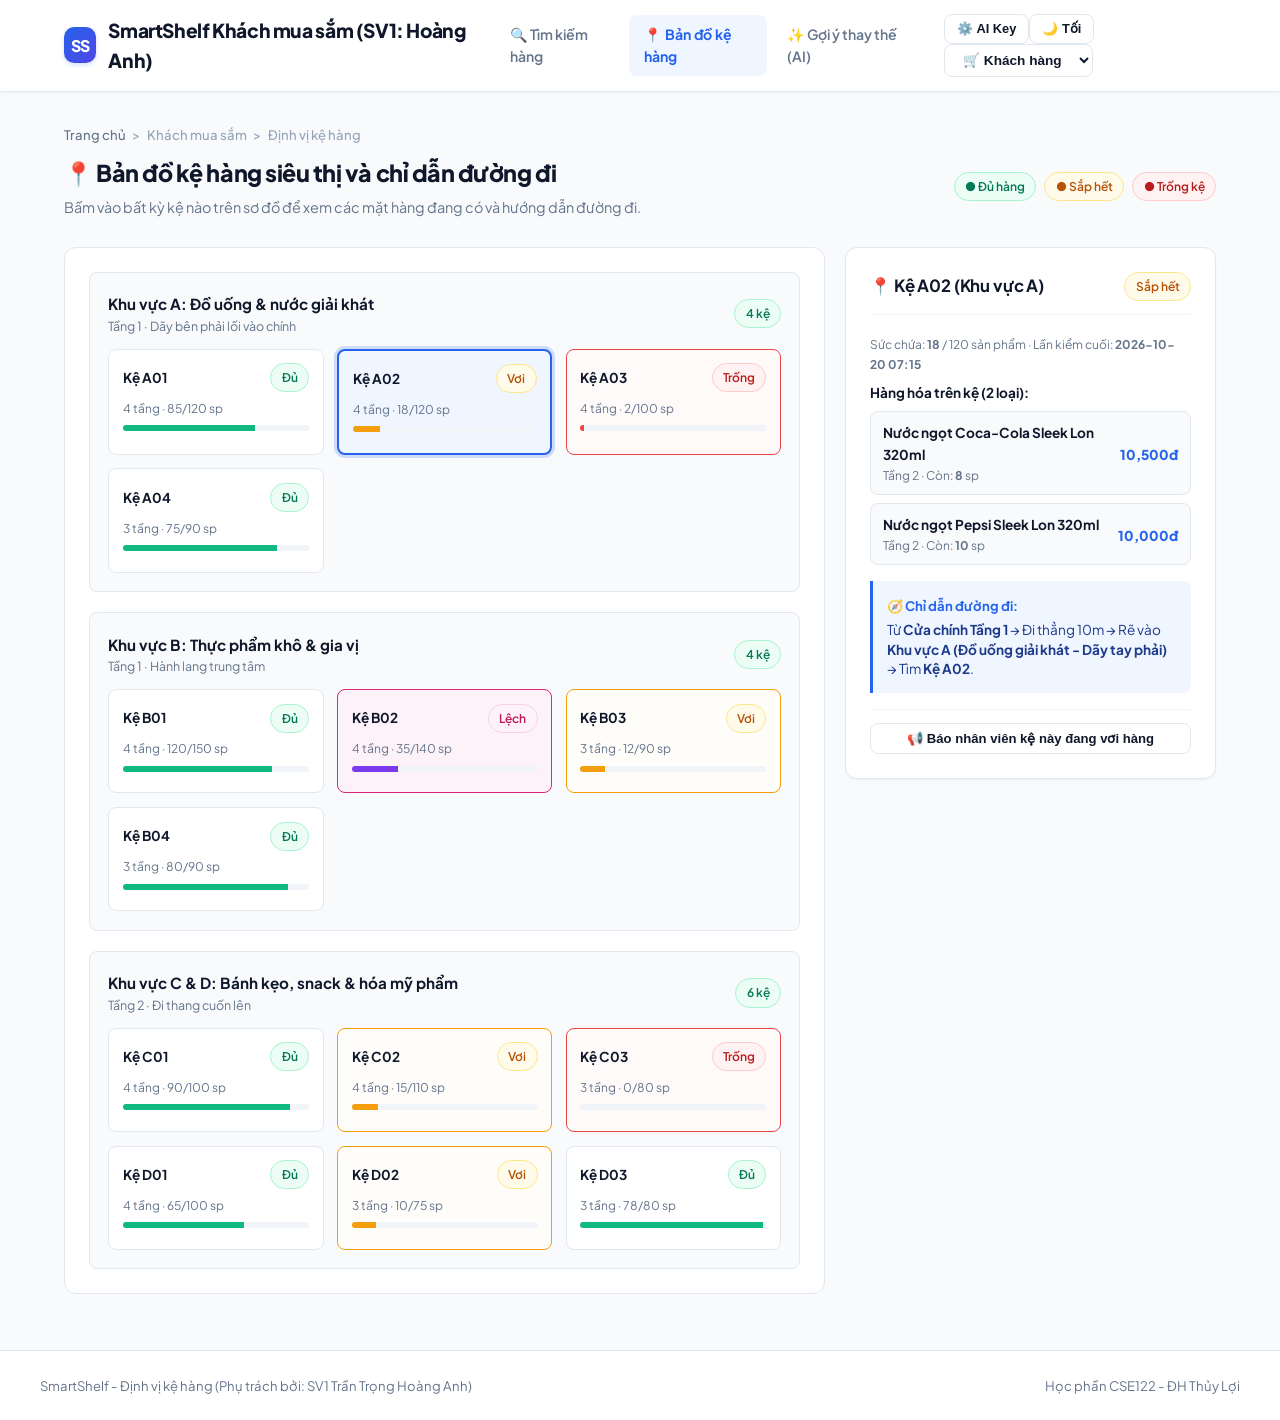
<file: pages/shopper-product-location.html>
<!DOCTYPE html>
<html lang="vi">
<head>
  <meta charset="UTF-8">
  <meta name="viewport" content="width=device-width, initial-scale=1.0">
  <title>Bản đồ kệ hàng và chỉ đường mua sắm - SmartShelf</title>
  <link rel="stylesheet" href="../css/style.css">
  <link rel="stylesheet" href="../css/responsive.css">
  <link rel="stylesheet" href="../css/pages/shopper-product-location.css">
</head>
<body>

  <!-- HEADER -->
  <header class="app-header">
    <div class="header-container">
      <a href="../index.html" class="brand-logo">
        <div class="logo-icon">SS</div>
        <div>
          <span>SmartShelf</span>
          <span class="brand-sub-badge">Khách mua sắm (SV1: Hoàng Anh)</span>
        </div>
      </a>

      <nav class="main-nav">
        <a href="shopper-product-search.html" class="nav-link">🔍 Tìm kiếm hàng</a>
        <a href="shopper-product-location.html" class="nav-link active">📍 Bản đồ kệ hàng</a>
        <a href="shopper-product-alternatives.html" class="nav-link">✨ Gợi ý thay thế (AI)</a>
      </nav>

      <div class="header-actions">
        <select id="globalRoleSwitcher" class="role-switcher-select">
          <option value="shopper" selected>🛒 Khách hàng</option>
          <option value="associate">📋 Nhân viên</option>
          <option value="manager">📊 Quản lý</option>
          <option value="admin">⚙️ Quản trị</option>
        </select>
      </div>
    </div>
  </header>

  <main class="main-content">
    <div class="breadcrumb">
      <a href="../index.html">Trang chủ</a> &gt; <span>Khách mua sắm</span> &gt; <span>Định vị kệ hàng</span>
    </div>

    <div class="page-header">
      <div>
        <h1 class="page-title">
          <span>📍 Bản đồ kệ hàng siêu thị và chỉ dẫn đường đi</span>
        </h1>
        <p class="page-subtitle">Bấm vào bất kỳ kệ nào trên sơ đồ để xem các mặt hàng đang có và hướng dẫn đường đi.</p>
      </div>
      <div class="status-legend-bar">
        <span class="badge badge-normal">● Đủ hàng</span>
        <span class="badge badge-low">● Sắp hết</span>
        <span class="badge badge-empty">● Trống kệ</span>
      </div>
    </div>

    <div class="grid-3 map-layout-grid">
      
      <!-- STORE MAP & SHELVES (2 COLS) -->
      <div class="map-main-col">
        
        <div class="store-floor-layout">
          
          <!-- Khu vực A -->
          <div class="zone-block">
            <div class="zone-header">
              <div>
                <strong class="zone-title">Khu vực A: Đồ uống & nước giải khát</strong>
                <div class="zone-subtitle">Tầng 1 · Dãy bên phải lối vào chính</div>
              </div>
              <span class="badge badge-normal">4 kệ</span>
            </div>
            <div class="shelf-visual-grid" id="zoneAShelves"></div>
          </div>

          <!-- Khu vực B -->
          <div class="zone-block">
            <div class="zone-header">
              <div>
                <strong class="zone-title">Khu vực B: Thực phẩm khô & gia vị</strong>
                <div class="zone-subtitle">Tầng 1 · Hành lang trung tâm</div>
              </div>
              <span class="badge badge-normal">4 kệ</span>
            </div>
            <div class="shelf-visual-grid" id="zoneBShelves"></div>
          </div>

          <!-- Khu vực C & D (Tầng 2) -->
          <div class="zone-block zone-block-last">
            <div class="zone-header">
              <div>
                <strong class="zone-title">Khu vực C & D: Bánh kẹo, snack & hóa mỹ phẩm</strong>
                <div class="zone-subtitle">Tầng 2 · Đi thang cuốn lên</div>
              </div>
              <span class="badge badge-normal">6 kệ</span>
            </div>
            <div class="shelf-visual-grid" id="zoneCDShelves"></div>
          </div>

        </div>

      </div>

      <!-- SHELF DETAILS & ROUTE INSTRUCTIONS (1 COL) -->
      <div>
        <div class="card" id="shelfDetailCard">
          <div class="card-header">
            <h2 class="card-title" id="shelfDetailTitle">📍 Thông tin kệ hàng</h2>
            <span id="shelfDetailBadge" class="badge badge-normal">Đã chọn</span>
          </div>

          <div id="shelfDetailContent">
            <div class="state-box p-15">
              <div class="state-icon">👈🗺️</div>
              <p class="fs-sm text-muted">
                Bấm vào một khối kệ trên sơ đồ để xem sản phẩm và lộ trình di chuyển tối ưu.
              </p>
            </div>
          </div>

          <!-- Navigation Guide Box -->
          <div id="routeGuideBox" class="route-guide-panel">
            <div class="route-guide-header">
              🧭 Chỉ dẫn đường đi:
            </div>
            <div id="routeGuideText" class="route-guide-text"></div>
          </div>

          <!-- Action for customer: Report Empty Shelf -->
          <div id="shelfActionsBox" class="shelf-action-panel">
            <button class="btn btn-secondary btn-sm btn-report-shelf" id="reportShelfEmptyBtn">
              📢 Báo nhân viên kệ này đang vơi hàng
            </button>
          </div>
        </div>
      </div>

    </div>

  </main>

  <footer class="app-footer">
    <div class="footer-content">
      <div>SmartShelf - Định vị kệ hàng (Phụ trách bởi: SV1 Trần Trọng Hoàng Anh)</div>
      <div>Học phần CSE122 - ĐH Thủy Lợi</div>
    </div>
  </footer>

  <script src="../js/api.js"></script>
  <script src="../js/main.js"></script>
  <script src="../js/pages/shopper-product-location.js"></script>
</body>
</html>
</file>
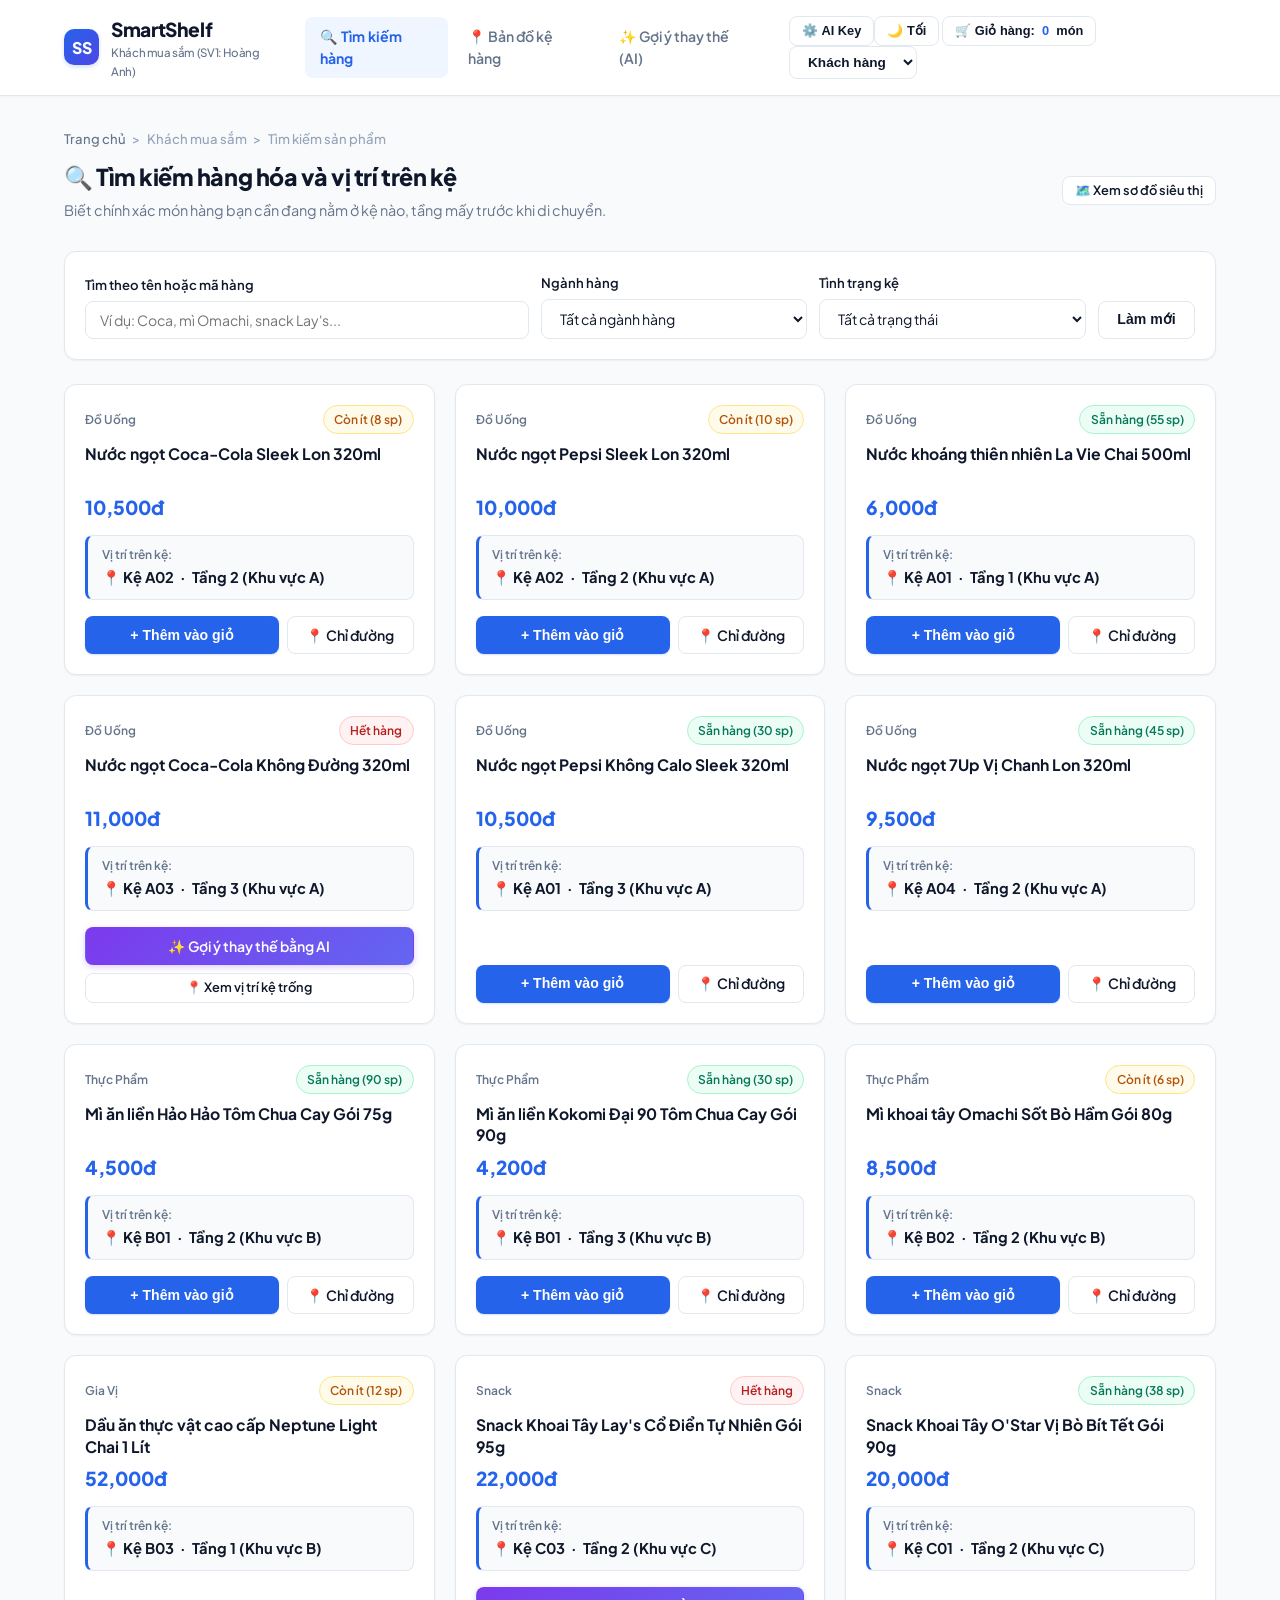
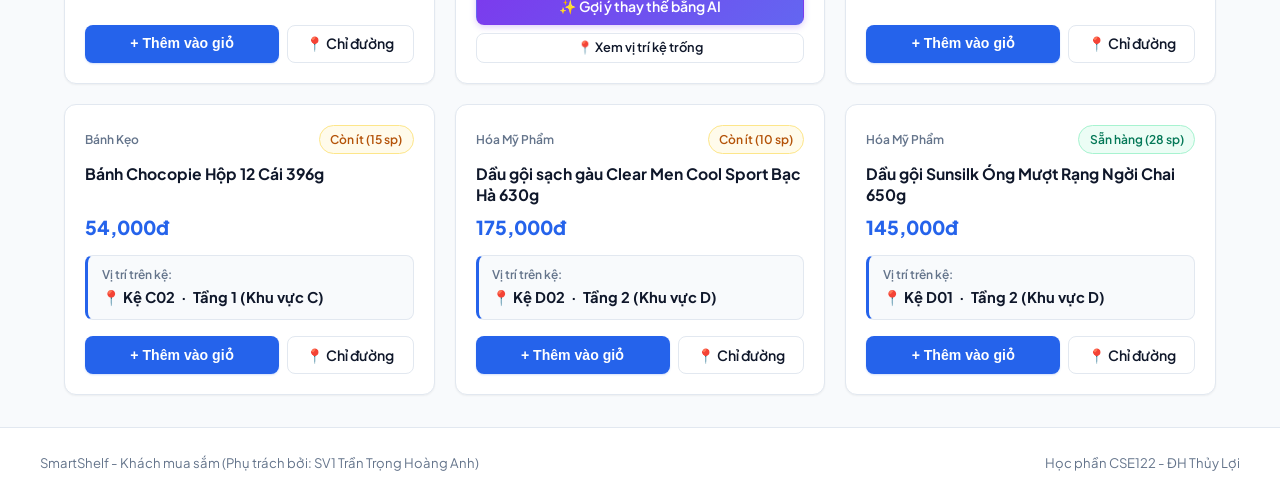
<file: pages/shopper-product-search.html>
<!DOCTYPE html>
<html lang="vi">
<head>
  <meta charset="UTF-8">
  <meta name="viewport" content="width=device-width, initial-scale=1.0">
  <title>Tìm kiếm sản phẩm & định vị kệ hàng - SmartShelf</title>
  <link rel="stylesheet" href="../css/style.css">
  <link rel="stylesheet" href="../css/responsive.css">
  <link rel="stylesheet" href="../css/pages/shopper-product-search.css">
</head>
<body>

  <!-- HEADER -->
  <header class="app-header">
    <div class="header-container">
      <a href="../index.html" class="brand-logo">
        <div class="logo-icon">SS</div>
        <div>
          <span>SmartShelf</span>
          <span class="brand-sub-badge">Khách mua sắm (SV1: Hoàng Anh)</span>
        </div>
      </a>

      <nav class="main-nav">
        <a href="shopper-product-search.html" class="nav-link active">🔍 Tìm kiếm hàng</a>
        <a href="shopper-product-location.html" class="nav-link">📍 Bản đồ kệ hàng</a>
        <a href="shopper-product-alternatives.html" class="nav-link">✨ Gợi ý thay thế (AI)</a>
      </nav>

      <div class="header-actions">
        <button class="btn btn-secondary btn-sm" id="cartBtn" title="Xem giỏ hàng">
          🛒 Giỏ hàng: <strong id="cartCount" class="cart-count-badge">0</strong> món
        </button>
        <select id="globalRoleSwitcher" class="role-switcher-select">
          <option value="shopper" selected>Khách hàng</option>
          <option value="associate">Nhân viên</option>
          <option value="manager">Quản lý</option>
          <option value="admin">Quản trị</option>
        </select>
      </div>
    </div>
  </header>

  <main class="main-content">
    <div class="breadcrumb">
      <a href="../index.html">Trang chủ</a> &gt; <span>Khách mua sắm</span> &gt; <span>Tìm kiếm sản phẩm</span>
    </div>

    <div class="page-header">
      <div>
        <h1 class="page-title">
          <span>🔍 Tìm kiếm hàng hóa và vị trí trên kệ</span>
        </h1>
        <p class="page-subtitle">Biết chính xác món hàng bạn cần đang nằm ở kệ nào, tầng mấy trước khi di chuyển.</p>
      </div>
      <div>
        <a href="shopper-product-location.html" class="btn btn-secondary btn-sm">🗺️ Xem sơ đồ siêu thị</a>
      </div>
    </div>

    <!-- CLEAN FILTER BAR -->
    <div class="card search-box-card">
      <div class="search-filter-grid">
        <div class="form-group search-form-group">
          <label class="form-label" for="searchInput">Tìm theo tên hoặc mã hàng</label>
          <input type="text" id="searchInput" class="form-control" placeholder="Ví dụ: Coca, mì Omachi, snack Lay's...">
        </div>
        <div class="form-group search-form-group">
          <label class="form-label" for="categoryFilter">Ngành hàng</label>
          <select id="categoryFilter" class="form-control">
            <option value="ALL">Tất cả ngành hàng</option>
            <option value="Đồ Uống">Đồ uống</option>
            <option value="Thực Phẩm">Thực phẩm khô</option>
            <option value="Snack">Snack & bánh kẹo</option>
            <option value="Gia Vị">Gia vị</option>
            <option value="Hóa Mỹ Phẩm">Hóa mỹ phẩm</option>
          </select>
        </div>
        <div class="form-group search-form-group">
          <label class="form-label" for="stockFilter">Tình trạng kệ</label>
          <select id="stockFilter" class="form-control">
            <option value="ALL">Tất cả trạng thái</option>
            <option value="IN_STOCK">Còn hàng tại kệ</option>
            <option value="EMPTY">Tạm hết hàng (có gợi ý AI)</option>
          </select>
        </div>
        <button id="resetFiltersBtn" class="btn btn-secondary btn-reset-filter">Làm mới</button>
      </div>
    </div>

    <!-- PRODUCTS GRID -->
    <div id="productGrid" class="grid-3"></div>

    <!-- EMPTY STATE -->
    <div id="emptyState" class="state-box d-none">
      <div class="state-icon">🔎📦</div>
      <h3 class="state-title">Không tìm thấy sản phẩm phù hợp</h3>
      <p class="state-desc">Hãy thử thay đổi từ khóa tìm kiếm hoặc bấm nút bên dưới để xem lại tất cả sản phẩm.</p>
      <button class="btn btn-primary btn-sm" id="emptyStateResetBtn">Xem tất cả sản phẩm</button>
    </div>
  </main>

  <footer class="app-footer">
    <div class="footer-content">
      <div>SmartShelf - Khách mua sắm (Phụ trách bởi: SV1 Trần Trọng Hoàng Anh)</div>
      <div>Học phần CSE122 - ĐH Thủy Lợi</div>
    </div>
  </footer>

  <script src="../js/api.js"></script>
  <script src="../js/main.js"></script>
  <script src="../js/pages/shopper-product-search.js"></script>
</body>
</html>
</file>
<file: css/style.css>
/* ===================================================================
   SmartShelf - Hệ thống Thiết kế Chuyên nghiệp & Chuẩn mực
   Ngôn ngữ: Tiếng Việt chuẩn mực (Sentence case), giao diện thoáng đãng
   =================================================================== */

@import url('https://fonts.googleapis.com/css2?family=Plus+Jakarta+Sans:wght@400;500;600;700;800&display=swap');

:root {
  --primary: #2563eb;         /* Xanh hoàng gia */
  --primary-hover: #1d4ed8;
  --primary-light: #eff6ff;
  --primary-border: #bfdbfe;

  --secondary: #0d9488;       /* Xanh ngọc */
  --secondary-light: #f0fdfa;

  --accent-ai: #7c3aed;       /* Tím nhận diện AI */
  --accent-ai-light: #f5f3ff;
  --accent-ai-border: #ddd6fe;

  --success: #10b981;
  --success-light: #ecfdf5;
  --success-border: #a7f3d0;

  --warning: #f59e0b;
  --warning-light: #fffbeb;
  --warning-border: #fde68a;

  --danger: #ef4444;
  --danger-light: #fef2f2;
  --danger-border: #fecaca;

  --text-main: #0f172a;       /* Chữ đậm chính */
  --text-body: #334155;       /* Chữ nội dung */
  --text-muted: #64748b;      /* Chữ phụ */
  --text-light: #94a3b8;      /* Chữ nhạt */

  --bg-page: #f8fafc;         /* Nền xám nhạt dịu mắt */
  --bg-card: #ffffff;
  --border: #e2e8f0;
  --border-light: #f1f5f9;

  --radius-sm: 8px;
  --radius-md: 12px;
  --radius-lg: 18px;
  --radius-full: 9999px;

  --shadow-sm: 0 1px 2px 0 rgb(0 0 0 / 0.05);
  --shadow-md: 0 4px 6px -1px rgb(0 0 0 / 0.07), 0 2px 4px -2px rgb(0 0 0 / 0.05);
  --shadow-lg: 0 10px 15px -3px rgb(0 0 0 / 0.07), 0 4px 6px -4px rgb(0 0 0 / 0.05);

  --font-main: 'Plus Jakarta Sans', system-ui, -apple-system, sans-serif;
}

* {
  margin: 0;
  padding: 0;
  box-sizing: border-box;
}

body {
  font-family: var(--font-main);
  background-color: var(--bg-page);
  color: var(--text-body);
  line-height: 1.6;
  min-height: 100vh;
  display: flex;
  flex-direction: column;
  -webkit-font-smoothing: antialiased;
}

a {
  color: var(--primary);
  text-decoration: none;
  transition: color 0.15s ease;
}

a:hover {
  color: var(--primary-hover);
  text-decoration: none;
}

/* ================== APP HEADER / NAVBAR ================== */
.app-header {
  background: #ffffff;
  border-bottom: 1px solid var(--border);
  position: sticky;
  top: 0;
  z-index: 50;
  box-shadow: 0 1px 3px 0 rgb(0 0 0 / 0.03);
}

.header-container {
  max-width: 1200px;
  margin: 0 auto;
  padding: 0.85rem 1.5rem;
  display: flex;
  align-items: center;
  justify-content: space-between;
  gap: 1.5rem;
}

.brand-logo {
  display: flex;
  align-items: center;
  gap: 0.75rem;
  font-size: 1.2rem;
  font-weight: 800;
  color: var(--text-main);
  letter-spacing: -0.02em;
}

.brand-logo .logo-icon {
  background: linear-gradient(135deg, #2563eb, #4f46e5);
  color: #ffffff;
  width: 36px;
  height: 36px;
  border-radius: 10px;
  display: flex;
  align-items: center;
  justify-content: center;
  font-weight: 800;
  font-size: 1rem;
  box-shadow: 0 2px 4px rgba(37, 99, 235, 0.2);
}

.main-nav {
  display: flex;
  align-items: center;
  gap: 0.35rem;
}

.nav-link {
  display: inline-flex;
  align-items: center;
  gap: 0.4rem;
  padding: 0.5rem 0.9rem;
  color: var(--text-muted);
  font-size: 0.88rem;
  font-weight: 600;
  border-radius: var(--radius-sm);
  transition: all 0.15s ease;
}

.nav-link:hover {
  background-color: var(--border-light);
  color: var(--text-main);
}

.nav-link.active {
  background-color: var(--primary-light);
  color: var(--primary);
  font-weight: 700;
}

.role-switcher-select {
  padding: 0.45rem 0.85rem;
  border-radius: var(--radius-sm);
  border: 1px solid var(--border);
  font-size: 0.85rem;
  background-color: #ffffff;
  color: var(--text-main);
  font-weight: 600;
  cursor: pointer;
  outline: none;
  transition: border-color 0.15s ease;
}

.role-switcher-select:focus {
  border-color: var(--primary);
}

/* ================== LAYOUT & CONTAINERS ================== */
.main-content {
  flex: 1;
  max-width: 1200px;
  width: 100%;
  margin: 0 auto;
  padding: 2rem 1.5rem;
}

.page-header {
  margin-bottom: 1.75rem;
  display: flex;
  justify-content: space-between;
  align-items: center;
  flex-wrap: wrap;
  gap: 1rem;
}

.page-title {
  font-size: 1.45rem;
  font-weight: 800;
  color: var(--text-main);
  display: flex;
  align-items: center;
  gap: 0.6rem;
  letter-spacing: -0.02em;
}

.page-subtitle {
  color: var(--text-muted);
  font-size: 0.9rem;
  margin-top: 0.25rem;
}

.breadcrumb {
  display: flex;
  gap: 0.4rem;
  font-size: 0.82rem;
  font-weight: 500;
  color: var(--text-light);
  margin-bottom: 0.6rem;
}

.breadcrumb a {
  color: var(--text-muted);
}
.breadcrumb a:hover {
  color: var(--primary);
}

/* ================== CARDS & GRIDS ================== */
.grid-2 {
  display: grid;
  grid-template-columns: repeat(2, 1fr);
  gap: 1.25rem;
}

.grid-3 {
  display: grid;
  grid-template-columns: repeat(3, 1fr);
  gap: 1.25rem;
}

.grid-4 {
  display: grid;
  grid-template-columns: repeat(4, 1fr);
  gap: 1.25rem;
}

.card {
  background-color: var(--bg-card);
  border: 1px solid var(--border);
  border-radius: var(--radius-md);
  padding: 1.5rem;
  box-shadow: var(--shadow-sm);
  transition: all 0.2s ease;
}

.card:hover {
  box-shadow: var(--shadow-md);
}

.card-header {
  display: flex;
  justify-content: space-between;
  align-items: center;
  margin-bottom: 1.25rem;
  padding-bottom: 0.85rem;
  border-bottom: 1px solid var(--border-light);
}

.card-title {
  font-size: 1.05rem;
  font-weight: 700;
  color: var(--text-main);
  letter-spacing: -0.01em;
}

/* ================== HERO / PORTAL CARDS ================== */
.role-hero-card {
  background: #ffffff;
  border: 1px solid var(--border);
  border-radius: var(--radius-md);
  padding: 1.5rem;
  display: flex;
  flex-direction: column;
  justify-content: space-between;
  transition: all 0.2s ease;
  position: relative;
  overflow: hidden;
}

.role-hero-card:hover {
  transform: translateY(-3px);
  box-shadow: var(--shadow-lg);
  border-color: var(--primary-border);
}

.role-hero-card .role-icon {
  width: 48px;
  height: 48px;
  border-radius: 12px;
  display: flex;
  align-items: center;
  justify-content: center;
  font-size: 1.5rem;
  margin-bottom: 1rem;
}

/* ================== BUTTONS ================== */
.btn {
  display: inline-flex;
  align-items: center;
  justify-content: center;
  gap: 0.45rem;
  padding: 0.55rem 1.15rem;
  font-size: 0.88rem;
  font-weight: 600;
  border-radius: var(--radius-sm);
  border: 1px solid transparent;
  cursor: pointer;
  transition: all 0.15s ease;
  text-decoration: none;
  line-height: 1.3;
}

.btn-primary {
  background-color: var(--primary);
  color: #ffffff;
  box-shadow: 0 1px 2px rgba(37, 99, 235, 0.2);
}
.btn-primary:hover {
  background-color: var(--primary-hover);
  color: #ffffff;
}

.btn-secondary {
  background-color: #ffffff;
  border-color: var(--border);
  color: var(--text-main);
}
.btn-secondary:hover {
  background-color: var(--border-light);
  border-color: #cbd5e1;
}

.btn-ai {
  background: linear-gradient(135deg, #7c3aed, #6366f1);
  color: #ffffff;
  font-weight: 600;
  box-shadow: 0 2px 6px rgba(124, 58, 237, 0.25);
}
.btn-ai:hover {
  background: linear-gradient(135deg, #6d28d9, #4f46e5);
  color: #ffffff;
  box-shadow: 0 4px 10px rgba(124, 58, 237, 0.35);
}

.btn-sm {
  padding: 0.35rem 0.75rem;
  font-size: 0.8rem;
}

.btn-success {
  background-color: var(--success);
  color: white;
}
.btn-success:hover {
  background-color: #059669;
}

.btn-danger {
  background-color: var(--danger);
  color: white;
}
.btn-danger:hover {
  background-color: #dc2626;
}

/* ================== BADGES ================== */
.badge {
  display: inline-flex;
  align-items: center;
  gap: 0.35rem;
  font-size: 0.75rem;
  font-weight: 600;
  padding: 0.25rem 0.65rem;
  border-radius: var(--radius-full);
}

.badge-normal { background: var(--success-light); color: #047857; border: 1px solid var(--success-border); }
.badge-low { background: var(--warning-light); color: #b45309; border: 1px solid var(--warning-border); }
.badge-empty { background: var(--danger-light); color: #b91c1c; border: 1px solid var(--danger-border); }
.badge-anomaly { background: #fdf2f8; color: #be185d; border: 1px solid #fbcfe8; }
.badge-pending { background: #fef3c7; color: #92400e; }
.badge-in-progress { background: #e0f2fe; color: #0369a1; }
.badge-completed { background: #dcfce7; color: #166534; }

.role-badge-tag {
  font-size: 0.72rem;
  font-weight: 600;
  padding: 0.2rem 0.6rem;
  border-radius: var(--radius-full);
}
.role-shopper { background-color: #dbeafe; color: #1e40af; }
.role-associate { background-color: #dcfce7; color: #15803d; }
.role-manager { background-color: #fef3c7; color: #b45309; }
.role-admin { background-color: #f3e8ff; color: #6b21a8; }

/* ================== TABLES ================== */
.table-responsive {
  width: 100%;
  overflow-x: auto;
}

.table {
  width: 100%;
  border-collapse: collapse;
  text-align: left;
  font-size: 0.88rem;
}

.table th {
  background-color: #f8fafc;
  padding: 0.75rem 1rem;
  font-weight: 600;
  color: var(--text-muted);
  border-bottom: 1px solid var(--border);
  font-size: 0.78rem;
}

.table td {
  padding: 0.85rem 1rem;
  border-bottom: 1px solid var(--border-light);
  vertical-align: middle;
  color: var(--text-body);
}

.table tbody tr:hover {
  background-color: #f8fafc;
}

/* ================== FORMS & INPUTS ================== */
.form-group {
  margin-bottom: 1rem;
}

.form-label {
  display: block;
  font-size: 0.82rem;
  font-weight: 600;
  color: var(--text-main);
  margin-bottom: 0.4rem;
}

.form-control {
  width: 100%;
  padding: 0.55rem 0.85rem;
  font-size: 0.88rem;
  font-family: inherit;
  border: 1px solid var(--border);
  border-radius: var(--radius-sm);
  outline: none;
  background-color: #ffffff;
  color: var(--text-main);
  transition: all 0.15s ease;
}

.form-control:focus {
  border-color: var(--primary);
  box-shadow: 0 0 0 3px rgba(37, 99, 235, 0.12);
}

.form-control.is-invalid {
  border-color: var(--danger);
  background-color: #fffafb;
}

.invalid-feedback {
  color: var(--danger);
  font-size: 0.78rem;
  margin-top: 0.25rem;
  display: none;
}

.is-invalid ~ .invalid-feedback {
  display: block;
}

/* ================== STATE BOXES ================== */
.state-box {
  padding: 2.5rem 1.5rem;
  text-align: center;
  border-radius: var(--radius-md);
  border: 1px dashed var(--border);
  background-color: #ffffff;
  margin: 1rem 0;
}

.state-icon {
  font-size: 2.2rem;
  margin-bottom: 0.5rem;
}

.state-title {
  font-size: 1.05rem;
  font-weight: 700;
  color: var(--text-main);
  margin-bottom: 0.25rem;
}

.state-desc {
  font-size: 0.85rem;
  color: var(--text-muted);
  max-width: 440px;
  margin: 0 auto 1rem;
}

.loading-spinner {
  width: 36px;
  height: 36px;
  border: 3px solid var(--border);
  border-top: 3px solid var(--primary);
  border-radius: 50%;
  animation: spin 0.8s linear infinite;
  margin: 0 auto 0.75rem;
}

@keyframes spin {
  0% { transform: rotate(0deg); }
  100% { transform: rotate(360deg); }
}

/* ================== AI PANEL ================== */
.ai-panel {
  background: #ffffff;
  border: 1px solid var(--accent-ai-border);
  border-radius: var(--radius-md);
  padding: 1.5rem;
  margin-bottom: 1.5rem;
  position: relative;
  overflow: hidden;
  box-shadow: 0 4px 12px rgba(124, 58, 237, 0.05);
}

.ai-panel::before {
  content: "";
  position: absolute;
  top: 0;
  left: 0;
  right: 0;
  height: 4px;
  background: linear-gradient(90deg, #7c3aed, #a855f7, #3b82f6);
}

.ai-header {
  display: flex;
  align-items: center;
  justify-content: space-between;
  margin-bottom: 1rem;
}

.ai-badge {
  display: inline-flex;
  align-items: center;
  gap: 0.35rem;
  background-color: var(--accent-ai-light);
  color: var(--accent-ai);
  font-weight: 700;
  font-size: 0.75rem;
  padding: 0.25rem 0.65rem;
  border-radius: var(--radius-full);
  border: 1px solid var(--accent-ai-border);
}

.ai-reason-box {
  background-color: #faf5ff;
  border-left: 3px solid var(--accent-ai);
  padding: 0.85rem 1rem;
  border-radius: 0 var(--radius-sm) var(--radius-sm) 0;
  margin: 0.75rem 0;
  font-size: 0.85rem;
  color: #4b5563;
  line-height: 1.5;
}

/* ================== SHELF VISUAL TILES ================== */
.shelf-visual-grid {
  display: grid;
  grid-template-columns: repeat(auto-fit, minmax(200px, 1fr));
  gap: 0.85rem;
}

.shelf-tile {
  background: #ffffff;
  border: 1.5px solid var(--border);
  border-radius: var(--radius-sm);
  padding: 0.85rem;
  cursor: pointer;
  transition: all 0.15s ease;
}

.shelf-tile:hover {
  border-color: var(--primary);
  transform: translateY(-2px);
  box-shadow: var(--shadow-md);
}

.shelf-tile.status-low { border-color: #f59e0b; background: #fffdfa; }
.shelf-tile.status-empty { border-color: #ef4444; background: #fffafa; }
.shelf-tile.status-anomaly { border-color: #db2777; background: #fdf2f8; }

.shelf-tile-header {
  display: flex;
  justify-content: space-between;
  align-items: center;
  margin-bottom: 0.4rem;
}

.shelf-progress-bar {
  height: 6px;
  background-color: #f1f5f9;
  border-radius: var(--radius-full);
  overflow: hidden;
  margin: 0.45rem 0;
}

.shelf-progress-fill {
  height: 100%;
  transition: width 0.3s ease;
}

/* ================== TOAST ================== */
.toast-container {
  position: fixed;
  bottom: 1.5rem;
  right: 1.5rem;
  z-index: 9999;
  display: flex;
  flex-direction: column;
  gap: 0.5rem;
}

.toast {
  background-color: #ffffff;
  color: var(--text-main);
  padding: 0.75rem 1.15rem;
  border-radius: var(--radius-md);
  box-shadow: var(--shadow-lg);
  border: 1px solid var(--border);
  border-left: 4px solid var(--primary);
  display: flex;
  align-items: center;
  gap: 0.65rem;
  font-size: 0.85rem;
  font-weight: 600;
  animation: slideIn 0.2s ease-out;
}

@keyframes slideIn {
  from { transform: translateX(100%); opacity: 0; }
  to { transform: translateX(0); opacity: 1; }
}

/* ================== FOOTER ================== */
.app-footer {
  background-color: #ffffff;
  border-top: 1px solid var(--border);
  padding: 1.5rem 1.5rem;
  margin-top: auto;
  font-size: 0.82rem;
  color: var(--text-muted);
}

.footer-content {
  max-width: 1200px;
  margin: 0 auto;
  display: flex;
  justify-content: space-between;
  align-items: center;
  flex-wrap: wrap;
  gap: 0.75rem;
}


/* ===================================================================
   BONUS FEATURES: DARK THEME, A11Y FOCUS-VISIBLE & PRINT STYLES
   =================================================================== */

/* Dark Theme Variables */
[data-theme="dark"] {
  --primary: #3b82f6;
  --primary-hover: #60a5fa;
  --primary-light: #1e293b;
  --primary-border: #3b82f6;

  --secondary: #14b8a6;
  --secondary-light: #134e4a;

  --accent-ai: #a855f7;
  --accent-ai-light: #3b0764;
  --accent-ai-border: #9333ea;

  --success: #34d399;
  --success-light: #064e3b;
  --success-border: #059669;

  --warning: #fbbf24;
  --warning-light: #78350f;
  --warning-border: #d97706;

  --danger: #f87171;
  --danger-light: #7f1d1d;
  --danger-border: #dc2626;

  --text-main: #f8fafc;
  --text-body: #cbd5e1;
  --text-muted: #94a3b8;
  --text-light: #64748b;

  --bg-page: #0f172a;
  --bg-card: #1e293b;
  --border: #334155;
  --border-light: #1e293b;

  --shadow-sm: 0 1px 2px 0 rgb(0 0 0 / 0.5);
  --shadow-md: 0 4px 6px -1px rgb(0 0 0 / 0.6);
  --shadow-lg: 0 10px 15px -3px rgb(0 0 0 / 0.7);
}

[data-theme="dark"] .app-header,
[data-theme="dark"] .app-footer,
[data-theme="dark"] .card,
[data-theme="dark"] .modal-content,
[data-theme="dark"] .form-control,
[data-theme="dark"] .form-select {
  background-color: var(--bg-card);
  color: var(--text-body);
  border-color: var(--border);
}

[data-theme="dark"] .table {
  color: var(--text-body);
}

[data-theme="dark"] .table th {
  background-color: #1e293b;
  color: var(--text-main);
  border-bottom-color: var(--border);
}

[data-theme="dark"] .table td {
  border-bottom-color: var(--border);
}

/* Accessibility: Focus-Visible Ring (Tiêu chí 3.3 & Live Mod Đề C4) */
:focus-visible {
  outline: 3px solid var(--primary) !important;
  outline-offset: 2px !important;
  box-shadow: 0 0 0 4px rgba(59, 130, 246, 0.25) !important;
}

/* Bonus 4: Chuẩn in ấn báo cáo chuyên nghiệp (
/* ===================================================================
   UTILITY CLASSES (Loại bỏ 100% inline styles - Tiêu chuẩn CSE122 W3C)
   =================================================================== */
.d-flex { display: flex !important; }
.d-inline-flex { display: inline-flex !important; }
.d-none { display: none !important; }
.d-block { display: block !important; }
.d-grid { display: grid !important; }

.flex-column { flex-direction: column !important; }
.flex-wrap { flex-wrap: wrap !important; }
.flex-1 { flex: 1 !important; }

.justify-start { justify-content: flex-start !important; }
.justify-end { justify-content: flex-end !important; }
.justify-center { justify-content: center !important; }
.justify-between { justify-content: space-between !important; }

.align-center { align-items: center !important; }
.align-start { align-items: flex-start !important; }
.align-end { align-items: flex-end !important; }

.gap-025 { gap: 0.25rem !important; }
.gap-05 { gap: 0.5rem !important; }
.gap-075 { gap: 0.75rem !important; }
.gap-1 { gap: 1rem !important; }
.gap-15 { gap: 1.5rem !important; }

.text-left { text-align: left !important; }
.text-center { text-align: center !important; }
.text-right { text-align: right !important; }

.text-primary { color: var(--primary) !important; }
.text-success { color: var(--success) !important; }
.text-danger { color: var(--danger) !important; }
.text-warning { color: var(--warning) !important; }
.text-muted { color: var(--text-muted) !important; }
.text-main { color: var(--text-main) !important; }
.text-ai { color: var(--accent-ai) !important; }

.progress-fill-normal { background-color: var(--success) !important; }
.progress-fill-low { background-color: var(--warning) !important; }
.progress-fill-empty { background-color: var(--danger) !important; }
.progress-fill-anomaly { background-color: var(--accent-ai) !important; }

/* Dynamic AI Config Modal Classes */
.ai-modal-overlay {
  display: none;
  position: fixed;
  inset: 0;
  width: 100vw;
  height: 100vh;
  background-color: rgba(15, 23, 42, 0.65);
  z-index: 9999;
  align-items: center;
  justify-content: center;
  padding: 1rem;
}

.ai-modal-overlay.active {
  display: flex !important;
}

.ai-modal-card {
  max-width: 480px;
  width: 100%;
  padding: 1.5rem;
  background: var(--bg-card);
  border-radius: var(--radius-md);
  box-shadow: var(--shadow-lg);
  border: 1px solid var(--border);
}

.ai-modal-header {
  display: flex;
  justify-content: space-between;
  align-items: center;
  margin-bottom: 1rem;
}

.ai-modal-title {
  font-size: 1.1rem;
  color: var(--text-main);
  margin: 0;
  font-weight: 800;
}

.ai-modal-close-btn {
  border: none;
  background: transparent;
  font-size: 1.3rem;
  cursor: pointer;
  color: var(--text-muted);
}

.ai-modal-desc {
  font-size: 0.84rem;
  color: var(--text-muted);
  margin-bottom: 1rem;
  line-height: 1.5;
}

.ai-modal-security {
  font-size: 0.75rem;
  color: var(--text-muted);
  margin-top: 0.35rem;
}

.ai-modal-footer {
  display: flex;
  justify-content: flex-end;
  gap: 0.5rem;
}

.fw-normal { font-weight: 400 !important; }
.fw-medium { font-weight: 500 !important; }
.fw-semibold { font-weight: 600 !important; }
.fw-bold { font-weight: 700 !important; }
.fw-bolder { font-weight: 800 !important; }

.fs-xs { font-size: 0.75rem !important; }
.fs-sm { font-size: 0.85rem !important; }
.fs-base { font-size: 0.95rem !important; }
.fs-lg { font-size: 1.15rem !important; }
.fs-xl { font-size: 1.5rem !important; }
.fs-2xl { font-size: 1.75rem !important; }

.w-100 { width: 100% !important; }
.w-auto { width: auto !important; }
.h-100 { height: 100% !important; }

.m-0 { margin: 0 !important; }
.mb-0 { margin-bottom: 0 !important; }
.mb-025 { margin-bottom: 0.25rem !important; }
.mb-05 { margin-bottom: 0.5rem !important; }
.mb-075 { margin-bottom: 0.75rem !important; }
.mb-1 { margin-bottom: 1rem !important; }
.mb-15 { margin-bottom: 1.5rem !important; }
.mb-2 { margin-bottom: 2rem !important; }
.mt-05 { margin-top: 0.5rem !important; }
.mt-1 { margin-top: 1rem !important; }

.p-05 { padding: 0.5rem !important; }
.p-075 { padding: 0.75rem !important; }
.p-1 { padding: 1rem !important; }
.p-125 { padding: 1.25rem !important; }
.p-15 { padding: 1.5rem !important; }
.p-2 { padding: 2rem !important; }

/* Print Stylesheet */
@media print {
  .app-header, 
  .role-switcher-bar, 
  .app-footer, 
  .btn, 
  .modal-overlay, 
  #smart-toast-container, 
  #aiConfigModal,
  .quick-demo-box,
  .action-bar {
    display: none !important;
  }

  body {
    background: #ffffff !important;
    color: #000000 !important;
    font-size: 11pt;
  }

  .main-content {
    max-width: 100% !important;
    padding: 0 !important;
  }

  .card {
    box-shadow: none !important;
    border: 1px solid #999999 !important;
    page-break-inside: avoid;
    margin-bottom: 1rem !important;
  }

  .table {
    width: 100% !important;
    border-collapse: collapse !important;
  }

  .table th, .table td {
    border: 1px solid #333333 !important;
    color: #000000 !important;
    padding: 6px !important;
  }

  .badge {
    border: 1px solid #333333 !important;
    color: #000000 !important;
    background: transparent !important;
  }
}
</file>
<file: css/responsive.css>
/* ===================================================================
   SmartShelf - Responsive Layouts & Breakpoints
   CSE122 - Nền tảng phát triển Web cơ bản
   =================================================================== */

/* Tablet & Smaller (< 1024px) */
@media (max-width: 1024px) {
  .grid-4 {
    grid-template-columns: repeat(2, 1fr);
  }
  
  .grid-3 {
    grid-template-columns: repeat(2, 1fr);
  }

  .header-container {
    padding: 0.75rem 1rem;
  }
}

/* Mobile Devices (< 768px) */
@media (max-width: 768px) {
  .grid-4, .grid-3, .grid-2 {
    grid-template-columns: 1fr;
  }

  .header-container {
    flex-wrap: wrap;
  }

  .main-nav {
    order: 3;
    width: 100%;
    overflow-x: auto;
    padding-top: 0.5rem;
    border-top: 1px solid var(--border-color);
  }

  .nav-link {
    white-space: nowrap;
    padding: 0.4rem 0.65rem;
    font-size: 0.8rem;
  }

  .page-header {
    flex-direction: column;
    align-items: stretch;
  }

  .page-title {
    font-size: 1.25rem;
  }

  .card {
    padding: 1rem;
  }

  .shelf-visual-grid {
    grid-template-columns: 1fr;
  }

  .footer-content {
    flex-direction: column;
    text-align: center;
    gap: 0.5rem;
  }

  .hide-on-mobile {
    display: none !important;
  }
}

/* Print Friendly Styles */
@media print {
  .app-header, .app-footer, .btn, .ai-panel {
    display: none !important;
  }

  body {
    background-color: white;
    color: black;
  }

  .card {
    box-shadow: none;
    border: 1px solid #ccc;
  }
}
</file>
<file: css/pages/index.css>
/* ========================================================
 * SmartShelf - Trang chủ / Cổng hệ thống (index.html)
 * Phụ trách bởi: SV1 Trần Trọng Hoàng Anh (MSV: 2551170859)
 * Tách biệt 3 tầng kiến trúc: 100% CSS nằm trong file này
 * ======================================================== */

.header-course-info {
  font-size: 0.85rem;
  color: var(--text-muted);
  font-weight: 500;
}

.hero-section {
  text-align: center;
  max-width: 680px;
  margin: 1rem auto 2.5rem;
}

.hero-badge {
  margin-bottom: 0.75rem;
  font-size: 0.8rem;
}

.hero-title {
  font-size: 2.1rem;
  font-weight: 800;
  color: var(--text-main);
  line-height: 1.25;
  margin-bottom: 0.75rem;
}

.hero-desc {
  font-size: 0.95rem;
  color: var(--text-muted);
}

.roles-grid {
  margin-bottom: 2.5rem;
}

.role-hero-card {
  background: var(--bg-card);
  border: 1px solid var(--border);
  border-radius: var(--radius-md);
  padding: 1.5rem;
  box-shadow: var(--shadow-sm);
  display: flex;
  flex-direction: column;
  justify-content: space-between;
  transition: transform 0.2s ease, box-shadow 0.2s ease;
}

.role-hero-card:hover {
  transform: translateY(-4px);
  box-shadow: var(--shadow-md);
}

.role-card-header {
  display: flex;
  justify-content: space-between;
  align-items: flex-start;
}

.role-badge-tag {
  font-size: 0.72rem;
  font-weight: 700;
  padding: 3px 10px;
  border-radius: var(--radius-full);
}

.role-shopper { background: #eff6ff; color: #2563eb; }
.role-associate { background: #ecfdf5; color: #059669; }
.role-manager { background: #fffbeb; color: #d97706; }
.role-admin { background: #fdf2f8; color: #db2777; }

.role-icon-shopper { background: #eff6ff; color: #2563eb; }
.role-icon-associate { background: #ecfdf5; color: #059669; }
.role-icon-manager { background: #fffbeb; color: #d97706; }
.role-icon-admin { background: #f5f3ff; color: #7c3aed; }

.role-title {
  font-size: 1.15rem;
  font-weight: 700;
  color: var(--text-main);
  margin-bottom: 0.4rem;
}

.role-desc {
  font-size: 0.85rem;
  color: var(--text-muted);
  margin-bottom: 1rem;
}

.role-feature-box {
  background: var(--bg-page);
  padding: 0.6rem 0.75rem;
  border-radius: var(--radius-sm);
  margin-bottom: 1.25rem;
  font-size: 0.78rem;
}

.role-feature-title {
  font-weight: 700;
  color: var(--text-main);
}

.role-feature-desc {
  color: var(--text-muted);
}

.btn-role-action {
  width: 100%;
}

.btn-associate {
  background: #059669;
  border-color: #059669;
}
.btn-associate:hover {
  background: #047857;
  border-color: #047857;
}

.btn-manager {
  background: #d97706;
  border-color: #d97706;
}
.btn-manager:hover {
  background: #b45309;
  border-color: #b45309;
}

.btn-admin {
  background: #7c3aed;
  border-color: #7c3aed;
}
.btn-admin:hover {
  background: #6d28d9;
  border-color: #6d28d9;
}

.role-author {
  font-size: 0.75rem;
  color: var(--text-light);
  text-align: center;
  margin-top: 0.5rem;
}

.ai-overview-card {
  margin-bottom: 2rem;
}

.ai-badge-header {
  background: #f5f3ff;
  color: #7c3aed;
  font-weight: 600;
}

.ai-feature-card {
  padding: 0.75rem;
  background: var(--bg-page);
  border-radius: var(--radius-sm);
}

.ai-feature-card-title {
  color: var(--accent-ai);
  font-size: 0.9rem;
}

.ai-feature-card-desc {
  font-size: 0.82rem;
  color: var(--text-muted);
  margin: 0.25rem 0 0.5rem;
}

.ai-feature-card-link {
  font-size: 0.8rem;
  font-weight: 600;
}

.team-info-banner {
  background: white;
  border: 1px solid var(--border);
  border-radius: var(--radius-md);
  padding: 1.25rem 1.5rem;
  display: flex;
  justify-content: space-between;
  align-items: center;
  flex-wrap: wrap;
  gap: 1rem;
}

.team-info-title {
  font-weight: 700;
  color: var(--text-main);
  font-size: 0.95rem;
}

.team-info-members {
  font-size: 0.82rem;
  color: var(--text-muted);
  margin-top: 2px;
}
</file>
<file: css/pages/admin-product-management.css>
/* ===================================================================
   SmartShelf - Quản trị danh mục sản phẩm (admin-product-management.html)
   Phụ trách bởi: SV3 Nguyễn Văn Hân (MSV: 2551170885)
   Tách biệt 3 tầng kiến trúc: 100% CSS nằm trong file này
   =================================================================== */

.admin-logo-icon {
  background: linear-gradient(135deg, #6b21a8, #9333ea);
}

.admin-filter-card {
  margin-bottom: 1.5rem;
  padding: 1.15rem;
}

.admin-filter-grid {
  display: grid;
  grid-template-columns: 2fr 1fr 1fr;
  gap: 0.75rem;
}

.admin-table-card {
  padding: 1.25rem;
}

.product-code-tag {
  font-family: monospace;
  font-weight: 700;
  color: var(--primary);
}

.admin-modal-overlay {
  display: none;
  position: fixed;
  inset: 0;
  background: rgba(0,0,0,0.5);
  z-index: 1000;
  align-items: center;
  justify-content: center;
  padding: 1.5rem;
}

.admin-modal-overlay.active {
  display: flex;
}

.admin-modal-card {
  max-width: 580px;
  width: 100%;
  border-radius: var(--radius-md);
  box-shadow: var(--shadow-lg);
  max-height: 90vh;
  overflow-y: auto;
}
</file>
<file: css/pages/admin-user-management.css>
/* ===================================================================
   SmartShelf - Quản trị người dùng & phân quyền (admin-user-management.html)
   Phụ trách bởi: SV3 Nguyễn Văn Hân (MSV: 2551170885)
   Tách biệt 3 tầng kiến trúc: 100% CSS nằm trong file này
   =================================================================== */

.admin-logo-icon {
  background: linear-gradient(135deg, #6b21a8, #9333ea);
}

.user-modal-overlay {
  display: none;
  position: fixed;
  inset: 0;
  background: rgba(0, 0, 0, 0.5);
  z-index: 1000;
  align-items: center;
  justify-content: center;
  padding: 1.5rem;
}

.user-modal-overlay.active {
  display: flex;
}

.user-modal-card {
  max-width: 500px;
  width: 100%;
  border-radius: var(--radius-md);
  box-shadow: var(--shadow-lg);
}

.user-full-name {
  color: var(--text-main);
  font-size: 0.95rem;
  font-weight: 700;
}

.user-avatar-tag {
  width: 32px;
  height: 32px;
  border-radius: 50%;
  display: inline-flex;
  align-items: center;
  justify-content: center;
  font-weight: 700;
  font-size: 0.85rem;
}
</file>
<file: css/pages/admin-zone-management.css>
/* ===================================================================
   SmartShelf - Quản trị khu vực & kệ hàng (admin-zone-management.html)
   Phụ trách bởi: SV3 Nguyễn Văn Hân (MSV: 2551170885)
   Tách biệt 3 tầng kiến trúc: 100% CSS nằm trong file này
   =================================================================== */

.admin-logo-icon {
  background: linear-gradient(135deg, #6b21a8, #9333ea);
}

.admin-section-heading {
  font-size: 1.05rem;
  font-weight: 700;
  margin-bottom: 0.75rem;
  color: var(--text-main);
}

.zone-admin-card {
  padding: 1.15rem;
  background: var(--bg-card);
  border-radius: var(--radius-md);
  border: 1px solid var(--border);
  border-top: 3px solid var(--primary);
}

.zone-admin-title {
  font-weight: 700;
  color: var(--primary);
  font-size: 0.95rem;
  margin-bottom: 0.25rem;
}

.zone-admin-sub {
  font-size: 0.78rem;
  color: var(--text-muted);
  margin-bottom: 0.4rem;
}

.zone-admin-desc {
  font-size: 0.8rem;
  color: var(--text-muted);
  line-height: 1.4;
  margin: 0;
}

.shelf-code-tag {
  color: var(--primary);
  font-size: 0.95rem;
  font-weight: 700;
}

.shelf-modal-overlay {
  display: none;
  position: fixed;
  inset: 0;
  background: rgba(0, 0, 0, 0.5);
  z-index: 1000;
  align-items: center;
  justify-content: center;
  padding: 1.5rem;
}

.shelf-modal-overlay.active {
  display: flex;
}

.shelf-modal-card {
  max-width: 480px;
  width: 100%;
  border-radius: var(--radius-md);
  box-shadow: var(--shadow-lg);
}
</file>
<file: css/pages/associate-restock-task.css>
/* ===================================================================
   SmartShelf - Phân hệ Bổ sung hàng lên kệ (associate-restock-task.html)
   Phụ trách bởi: SV2 Nguyễn Quang Long (MSV: 2551170915)
   Tính năng AI: AI-1 Restock Priority AI (MDVM-v2)
   Tách biệt 3 tầng kiến trúc: 100% CSS nằm trong file này
   =================================================================== */

.restock-logo-icon {
  background: linear-gradient(135deg, #0f766e, #14b8a6);
}

.ai-priority-score-badge {
  display: inline-block;
  width: 36px;
  height: 36px;
  line-height: 36px;
  text-align: center;
  border-radius: 50%;
  color: white;
  font-weight: 800;
  font-size: 0.9rem;
}

.task-urgency-high {
  background-color: var(--danger) !important;
}

.task-urgency-medium {
  background-color: #d97706 !important;
}

.task-urgency-normal {
  background-color: var(--primary) !important;
}

.ai-priority-loading {
  display: none;
  background: #faf5ff;
  border-color: var(--accent-ai-border);
}

.ai-priority-error {
  display: none;
  background: var(--danger-light);
  border-color: #fca5a5;
}

.ai-priority-panel {
  display: none;
}

.ai-table-white {
  background: white;
  border-radius: var(--radius-sm);
  overflow: hidden;
}

.task-queue-card {
  margin-top: 1.5rem;
}

.task-filter-select {
  width: auto;
  padding: 0.35rem 0.75rem;
}

.empty-task-msg {
  text-align: center;
  padding: 2rem;
  color: var(--text-muted);
}
</file>
<file: css/pages/associate-shelf-check.css>
/* ===================================================================
   SmartShelf - Màn hình Kiểm kê kệ hàng (associate-shelf-check.html)
   Phụ trách bởi: SV2 Nguyễn Quang Long (MSV: 2551170915)
   Tính năng AI: AI-3 Shelf Anomaly Insight (Hiện trường)
   Tách biệt 3 tầng kiến trúc: 100% CSS nằm trong file này
   =================================================================== */

.check-logo-icon {
  background: linear-gradient(135deg, #0f766e, #14b8a6);
}

.audit-form-card {
  padding: 1.25rem;
  background: var(--bg-card);
  border-radius: var(--radius-md);
  border: 1px solid var(--border);
  margin-bottom: 1.5rem;
}

.diff-badge-highlight {
  font-weight: 700;
  font-size: 0.9rem;
}

.audit-grid-2col {
  display: grid;
  grid-template-columns: 1fr 1fr;
  gap: 1rem;
  margin-bottom: 1rem;
}

.checker-readonly-input {
  background-color: #f1f5f9;
}

.audit-prod-input {
  width: 100px;
}

.expected-stock-num {
  font-weight: 700;
  font-size: 1rem;
}

.ai-anomaly-box {
  display: none;
  margin-top: 1rem;
}

.ai-actions-ul {
  padding-left: 1.2rem;
  margin-top: 0.25rem;
}

.empty-shelf-msg {
  text-align: center;
  padding: 1.5rem;
  color: var(--text-muted);
}
</file>
<file: css/pages/associate-zone-view.css>
/* ===================================================================
   SmartShelf - Giám sát kệ theo khu vực (associate-zone-view.html)
   Phụ trách bởi: SV2 Nguyễn Quang Long (MSV: 2551170915)
   Tách biệt 3 tầng kiến trúc: 100% CSS nằm trong file này
   =================================================================== */

.zone-logo-icon {
  background: linear-gradient(135deg, #059669, #10b981);
}

.zone-filter-card {
  margin-bottom: 1.5rem;
  padding: 1rem 1.25rem;
}

.zone-filter-inner {
  display: flex;
  gap: 1rem;
  align-items: center;
  flex-wrap: wrap;
}

.zone-filter-label {
  font-weight: 700;
  font-size: 0.85rem;
  color: var(--text-main);
}

.zone-filter-select {
  width: auto;
}

.zone-stat-counter {
  font-size: 1.75rem;
  font-weight: 800;
  margin: 2px 0;
}

.zone-stat-card {
  padding: 1.15rem;
}

.zone-stat-label {
  font-size: 0.75rem;
  color: var(--text-muted);
  font-weight: 700;
}

.zone-stat-sub {
  font-size: 0.75rem;
  color: var(--text-muted);
}

.text-anomaly-pink {
  color: #db2777 !important;
}

.text-anomaly-sub {
  color: #be185d !important;
}

.zone-table-card {
  padding: 1.25rem;
}

.zone-table-header {
  margin-bottom: 0.75rem;
}

.shelf-code-tag {
  color: var(--primary);
  font-size: 0.95rem;
}

.shelf-level-tag {
  font-size: 0.75rem;
  color: var(--text-muted);
}

.shelf-col-progress {
  min-width: 130px;
}

.shelf-pct-label {
  font-size: 0.75rem;
  color: var(--text-muted);
  font-weight: 600;
}

.shelf-actions-group {
  display: inline-flex;
  gap: 0.4rem;
}

.empty-filter-msg {
  text-align: center;
  padding: 2rem;
  color: var(--text-muted);
}
</file>
<file: css/pages/login.css>
/* ===================================================================
   SmartShelf - Màn hình Đăng nhập phân quyền (login.html)
   Phụ trách bởi: SV1 Trần Trọng Hoàng Anh (MSV: 2551170859)
   Tách biệt 3 tầng kiến trúc: 100% CSS nằm trong file này
   =================================================================== */

.login-body {
  background-color: var(--bg-page);
  min-height: 100vh;
  display: flex;
  align-items: center;
  justify-content: center;
  padding: 1.5rem;
}

.login-card {
  max-width: 440px;
  width: 100%;
  padding: 2rem;
  border-radius: var(--radius-lg);
  box-shadow: var(--shadow-md);
  background: var(--bg-card);
}

.login-header {
  text-align: center;
  margin-bottom: 1.5rem;
}

.login-brand-logo {
  justify-content: center;
  margin-bottom: 0.5rem;
}

.login-title {
  font-size: 1.25rem;
  font-weight: 800;
  color: var(--text-main);
}

.login-subtitle {
  font-size: 0.85rem;
  color: var(--text-muted);
}

.quick-roles-container {
  margin-bottom: 1.25rem;
  background: var(--bg-page);
  padding: 0.85rem;
  border-radius: var(--radius-sm);
  border: 1px solid var(--border);
}

.quick-roles-title {
  font-size: 0.75rem;
  font-weight: 700;
  color: var(--text-muted);
  margin-bottom: 0.5rem;
}

.quick-roles-grid {
  display: grid;
  grid-template-columns: 1fr 1fr;
  gap: 0.4rem;
}

.btn-quick-role {
  font-size: 0.75rem;
  justify-content: flex-start;
}

.btn-login-submit {
  width: 100%;
  padding: 0.65rem;
  font-weight: 700;
  margin-top: 0.5rem;
}

.login-footer-link {
  text-align: center;
  margin-top: 1.25rem;
  font-size: 0.82rem;
}

.login-footer-link a {
  color: var(--text-muted);
}
</file>
<file: css/pages/manager-restock-board.css>
/* ===================================================================
   SmartShelf - Bảng Kanban điều phối bổ sung kệ (manager-restock-board.html)
   Phụ trách bởi: SV3 Nguyễn Văn Hân (MSV: 2551170885)
   Tách biệt 3 tầng kiến trúc: 100% CSS nằm trong file này
   =================================================================== */

.kanban-board {
  display: grid;
  grid-template-columns: repeat(4, 1fr);
  gap: 1rem;
  align-items: start;
}

.kanban-col {
  background: #f1f5f9;
  border-radius: var(--radius-md);
  padding: 1rem;
  min-height: 520px;
  border: 1px solid var(--border);
}

.kanban-col-header {
  display: flex;
  justify-content: space-between;
  align-items: center;
  margin-bottom: 1rem;
  padding-bottom: 0.5rem;
  border-bottom: 2px solid var(--border);
}

.kanban-title-pending { color: #92400e; }
.kanban-title-inprogress { color: #0369a1; }
.kanban-title-review { color: #6d28d9; }
.kanban-title-completed { color: #166534; }

.badge-review-purple {
  background: #ede9fe;
  color: #6d28d9;
}

.kanban-card {
  background: var(--bg-card);
  border-radius: var(--radius-sm);
  padding: 0.85rem;
  margin-bottom: 0.75rem;
  box-shadow: var(--shadow-sm);
  border-left: 4px solid var(--primary);
  transition: transform 0.15s ease, box-shadow 0.15s ease;
}

.kanban-card:hover {
  box-shadow: var(--shadow-md);
  transform: translateY(-2px);
}

.border-priority-high { border-left-color: var(--danger) !important; }
.border-priority-medium { border-left-color: var(--warning) !important; }
.border-priority-normal { border-left-color: var(--primary) !important; }

.kanban-card-top {
  display: flex;
  justify-content: space-between;
  align-items: flex-start;
  margin-bottom: 0.4rem;
}

.kanban-id {
  font-size: 0.75rem;
  font-weight: 700;
  color: var(--text-muted);
}

.kanban-badge-priority {
  font-size: 0.65rem;
}

.kanban-prod-title {
  font-weight: 600;
  font-size: 0.9rem;
  margin-bottom: 0.25rem;
}

.kanban-shelf-info {
  font-size: 0.8rem;
  color: var(--primary);
  font-weight: 700;
  margin-bottom: 0.5rem;
}

.kanban-ai-note {
  font-size: 0.72rem;
  color: var(--text-muted);
  background: var(--accent-ai-light);
  padding: 4px 6px;
  border-radius: 4px;
  margin-bottom: 0.5rem;
  border-left: 2px solid var(--accent-ai);
}

.kanban-assignee {
  font-size: 0.75rem;
  color: var(--text-muted);
  margin-bottom: 0.5rem;
}

.kanban-actions-row {
  display: flex;
  gap: 0.3rem;
  justify-content: flex-end;
  border-top: 1px solid var(--border-light);
  padding-top: 0.4rem;
}

.btn-kanban-sm {
  font-size: 0.7rem;
  padding: 2px 6px;
}

.kanban-modal-overlay {
  display: none;
  position: fixed;
  inset: 0;
  background: rgba(0,0,0,0.5);
  z-index: 1000;
  align-items: center;
  justify-content: center;
  padding: 1.5rem;
}

.kanban-modal-card {
  max-width: 500px;
  width: 100%;
  border-radius: var(--radius-md);
  box-shadow: var(--shadow-lg);
}

[data-theme="dark"] .kanban-col {
  background: #0f172a;
  border-color: #334155;
}

@media (max-width: 1024px) {
  .kanban-board {
    grid-template-columns: repeat(2, 1fr);
  }
}

@media (max-width: 640px) {
  .kanban-board {
    grid-template-columns: 1fr;
  }
}
</file>
<file: css/pages/manager-retail-insights.css>
/* ===================================================================
   SmartShelf - Chẩn đoán sai lệch & Tốc độ bán (manager-retail-insights.html)
   Phụ trách bởi: SV3 Nguyễn Văn Hân (MSV: 2551170885)
   Tính năng AI: AI-3 Deep Shelf Anomaly Matrix
   Tách biệt 3 tầng kiến trúc: 100% CSS nằm trong file này
   =================================================================== */

.anomaly-spotlight-card {
  border-left: 4px solid #db2777;
  background: var(--bg-card);
  padding: 1.25rem;
  border-radius: var(--radius-sm);
  border: 1px solid var(--border);
  border-left-width: 4px;
}

.velocity-rank-badge {
  padding: 2px 8px;
  border-radius: var(--radius-full);
  font-weight: 800;
  font-size: 0.75rem;
}

.velocity-rank-top1 { background: #fef3c7; color: #b45309; }
.velocity-rank-top2 { background: #e0f2fe; color: #0369a1; }
.velocity-rank-top3 { background: #f1f5f9; color: #475569; }

.insight-header-actions {
  display: flex;
  gap: 0.5rem;
  flex-wrap: wrap;
}

.anomaly-highlight-panel {
  margin-bottom: 2rem;
}

.anomaly-card-spot {
  background: white;
  padding: 1rem;
  border-radius: var(--radius-sm);
  border: 1px solid var(--border);
  border-left: 3px solid #db2777;
}

.anomaly-card-diff {
  background: white;
  padding: 1rem;
  border-radius: var(--radius-sm);
  border: 1px solid var(--border);
  border-left: 3px solid var(--danger);
}

.anomaly-card-prob {
  background: white;
  padding: 1rem;
  border-radius: var(--radius-sm);
  border: 1px solid var(--border);
  border-left: 3px solid var(--accent-ai);
}

.anomaly-card-val-pink {
  font-size: 1.15rem;
  font-weight: 800;
  color: #db2777;
  margin: 0.2rem 0;
}

.anomaly-card-val-red {
  font-size: 1.15rem;
  font-weight: 800;
  color: var(--danger);
  margin: 0.2rem 0;
}

.anomaly-prob-list {
  font-size: 0.82rem;
  line-height: 1.4;
  margin-top: 0.2rem;
}

.anomaly-actions-bar {
  display: flex;
  gap: 0.5rem;
  justify-content: flex-end;
  margin-top: 1rem;
  flex-wrap: wrap;
}
</file>
<file: css/pages/manager-store-dashboard.css>
/* ===================================================================
   SmartShelf - Bảng điều hành cửa hàng (manager-store-dashboard.html)
   Phụ trách bởi: SV3 Nguyễn Văn Hân (MSV: 2551170885)
   Tách biệt 3 tầng kiến trúc: 100% CSS nằm trong file này
   =================================================================== */

.mgr-logo-icon {
  background: linear-gradient(135deg, #d97706, #f59e0b);
}

.kpi-stat-card {
  padding: 1.15rem;
  background: var(--bg-card);
  border-radius: var(--radius-md);
  border: 1px solid var(--border);
}

.kpi-val {
  font-size: 1.75rem;
  font-weight: 800;
  margin: 2px 0;
}

.kpi-label {
  font-size: 0.75rem;
  font-weight: 700;
  color: var(--text-muted);
}

.kpi-sub {
  font-size: 0.75rem;
}

.time-filter-group {
  display: inline-flex;
  border: 1px solid var(--border);
  border-radius: var(--radius-sm);
  overflow: hidden;
}

.btn-time-filter {
  border-radius: 0;
  padding: 0.35rem 0.65rem;
}

.dash-header-actions {
  display: flex;
  gap: 0.5rem;
  flex-wrap: wrap;
  align-items: center;
}

.zone-health-card {
  margin-bottom: 1.5rem;
  padding: 1.25rem;
}

.zone-health-list {
  display: flex;
  flex-direction: column;
  gap: 0.85rem;
}

.zone-health-row-header {
  display: flex;
  justify-content: space-between;
  font-size: 0.82rem;
  margin-bottom: 0.2rem;
}

.hotspot-card {
  padding: 1.25rem;
}

.staff-card {
  margin-bottom: 1.5rem;
  padding: 1.25rem;
}

.staff-list {
  display: flex;
  flex-direction: column;
  gap: 0.65rem;
}

.staff-item {
  background: var(--bg-page);
  padding: 0.65rem 0.85rem;
  border-radius: var(--radius-sm);
  border: 1px solid var(--border);
}

.staff-name {
  font-weight: 700;
  color: var(--text-main);
  font-size: 0.88rem;
}

.staff-role {
  font-size: 0.75rem;
  color: var(--text-muted);
}

.ai-summary-panel {
  padding: 1.15rem;
}

.ai-summary-text {
  font-size: 0.82rem;
  color: var(--text-body);
  line-height: 1.45;
}
</file>
<file: css/pages/shopper-product-alternatives.css>
/* ===================================================================
   SmartShelf - Gợi ý sản phẩm thay thế AI (shopper-product-alternatives.html)
   Phụ trách bởi: SV1 Trần Trọng Hoàng Anh (MSV: 2551170859)
   Tính năng AI: AI-2 Product Alternative AI
   Tách biệt 3 tầng kiến trúc: 100% CSS nằm trong file này
   =================================================================== */

.ai-reason-box {
  background: var(--accent-ai-light);
  border: 1px solid var(--accent-ai-border);
  padding: 0.65rem 0.85rem;
  border-radius: var(--radius-sm);
  font-size: 0.8rem;
  color: var(--text-body);
  line-height: 1.45;
}

.alternative-card-highlight {
  border: 2px solid var(--accent-ai) !important;
  box-shadow: 0 4px 12px rgba(124, 58, 237, 0.15) !important;
}

.ai-input-card {
  margin-bottom: 1.5rem;
  padding: 1.25rem;
}

.ai-input-title {
  font-weight: 700;
  font-size: 0.95rem;
  color: var(--text-main);
  margin-bottom: 0.75rem;
}

.ai-input-grid {
  display: grid;
  grid-template-columns: 2fr auto auto;
  gap: 0.75rem;
  align-items: center;
}

.ai-loading-panel {
  display: none;
  background: #faf5ff;
  border-color: var(--accent-ai-border);
}

.ai-spinner-purple {
  border-top-color: var(--accent-ai);
}

.ai-failure-panel {
  display: none;
  background: var(--danger-light);
  border-color: var(--danger-border);
}

.ai-match-badge {
  background: #ede9fe;
  color: #6d28d9;
  font-weight: 700;
}

.ai-card-title {
  font-size: 0.95rem;
  font-weight: 700;
  margin-bottom: 0.25rem;
  min-height: 2.5rem;
  color: var(--text-main);
}

.ai-card-price {
  font-size: 1.15rem;
  font-weight: 800;
  color: var(--primary);
  margin-bottom: 0.5rem;
}
</file>
<file: css/pages/shopper-product-location.css>
/* ===================================================================
   SmartShelf - Bản đồ vị trí kệ hàng (shopper-product-location.html)
   Phụ trách bởi: SV1 Trần Trọng Hoàng Anh (MSV: 2551170859)
   Tách biệt 3 tầng kiến trúc: 100% CSS nằm trong file này
   =================================================================== */

.store-floor-layout {
  background: var(--bg-card);
  border: 1px solid var(--border);
  border-radius: var(--radius-md);
  padding: 1.5rem;
  margin-bottom: 1.5rem;
}

.zone-block {
  background: var(--bg-page);
  border: 1px solid var(--border);
  border-radius: var(--radius-sm);
  padding: 1.15rem;
  margin-bottom: 1.25rem;
}

.zone-block-last {
  margin-bottom: 0;
}

.zone-header {
  display: flex;
  justify-content: space-between;
  align-items: center;
  margin-bottom: 0.75rem;
}

.zone-title {
  color: var(--text-main);
  font-size: 0.95rem;
}

.zone-subtitle {
  font-size: 0.78rem;
  color: var(--text-muted);
}

.active-shelf-target {
  border: 2px solid var(--primary) !important;
  background: var(--primary-light) !important;
  box-shadow: 0 0 0 3px rgba(37, 99, 235, 0.2) !important;
}

.status-legend-bar {
  font-size: 0.8rem;
  display: flex;
  gap: 0.5rem;
  align-items: center;
}

.map-layout-grid {
  align-items: start;
}

.map-main-col {
  grid-column: span 2;
}

.route-guide-panel {
  display: none;
  margin-top: 1rem;
  background: #eff6ff;
  border-left: 3px solid var(--primary);
  padding: 0.85rem;
  border-radius: 0 var(--radius-sm) var(--radius-sm) 0;
}

.route-guide-header {
  font-weight: 700;
  color: var(--primary);
  font-size: 0.82rem;
  margin-bottom: 0.25rem;
}

.route-guide-text {
  font-size: 0.85rem;
  color: #1e3a8a;
  line-height: 1.45;
}

.shelf-action-panel {
  display: none;
  margin-top: 1rem;
  border-top: 1px solid var(--border-light);
  padding-top: 0.85rem;
}

.btn-report-shelf {
  width: 100%;
  font-size: 0.82rem;
}

.shelf-item-card {
  background: var(--bg-page);
  padding: 0.6rem 0.75rem;
  border-radius: var(--radius-sm);
  border: 1px solid var(--border);
  display: flex;
  justify-content: space-between;
  align-items: center;
}

.shelf-item-title {
  font-size: 0.85rem;
  font-weight: 700;
  color: var(--text-main);
}

.shelf-item-meta {
  font-size: 0.75rem;
  color: var(--text-muted);
}

.shelf-item-price {
  color: var(--primary);
  font-weight: 800;
  font-size: 0.85rem;
}

.btn-ai-compact {
  font-size: 0.7rem;
  padding: 2px 8px;
}
</file>
<file: css/pages/shopper-product-search.css>
/* ===================================================================
   SmartShelf - Màn hình Tìm kiếm sản phẩm (shopper-product-search.html)
   Phụ trách bởi: SV1 Trần Trọng Hoàng Anh (MSV: 2551170859)
   Tách biệt 3 tầng kiến trúc: 100% CSS nằm trong file này
   =================================================================== */

.search-box-card {
  margin-bottom: 1.5rem;
  padding: 1.25rem;
}

.search-filter-grid {
  display: grid;
  grid-template-columns: 2fr 1.2fr 1.2fr auto;
  gap: 0.75rem;
  align-items: flex-end;
}

.search-form-group {
  margin-bottom: 0;
}

.btn-reset-filter {
  height: 38px;
}

.product-item-card {
  display: flex;
  flex-direction: column;
  justify-content: space-between;
  padding: 1.25rem;
  transition: transform 0.15s ease, box-shadow 0.15s ease;
}

.product-item-card:hover {
  transform: translateY(-2px);
  box-shadow: var(--shadow-md);
}

.product-card-top {
  display: flex;
  justify-content: space-between;
  align-items: center;
  margin-bottom: 0.6rem;
}

.product-category-tag {
  font-size: 0.75rem;
  font-weight: 600;
  color: var(--text-muted);
}

.product-name-title {
  font-size: 0.98rem;
  font-weight: 700;
  margin-bottom: 0.35rem;
  color: var(--text-main);
  line-height: 1.35;
  min-height: 2.7rem;
}

.product-price-tag {
  font-size: 1.2rem;
  font-weight: 800;
  color: var(--primary);
  margin-bottom: 0.75rem;
}

.shelf-location-chip {
  background-color: #f8fafc;
  padding: 0.6rem 0.85rem;
  border-radius: var(--radius-sm);
  margin-bottom: 1rem;
  border: 1px solid var(--border);
  border-left: 3px solid var(--primary);
}

.shelf-location-label {
  font-size: 0.75rem;
  font-weight: 600;
  color: var(--text-muted);
}

.shelf-location-val {
  font-weight: 700;
  font-size: 0.92rem;
  color: var(--text-main);
  margin-top: 1px;
}

.product-card-actions {
  display: flex;
  gap: 0.5rem;
  flex-direction: column;
}

.cart-count-badge {
  color: var(--primary);
}

.brand-sub-badge {
  font-size: 0.72rem;
  display: block;
  font-weight: 500;
  color: var(--text-muted);
}
</file>
